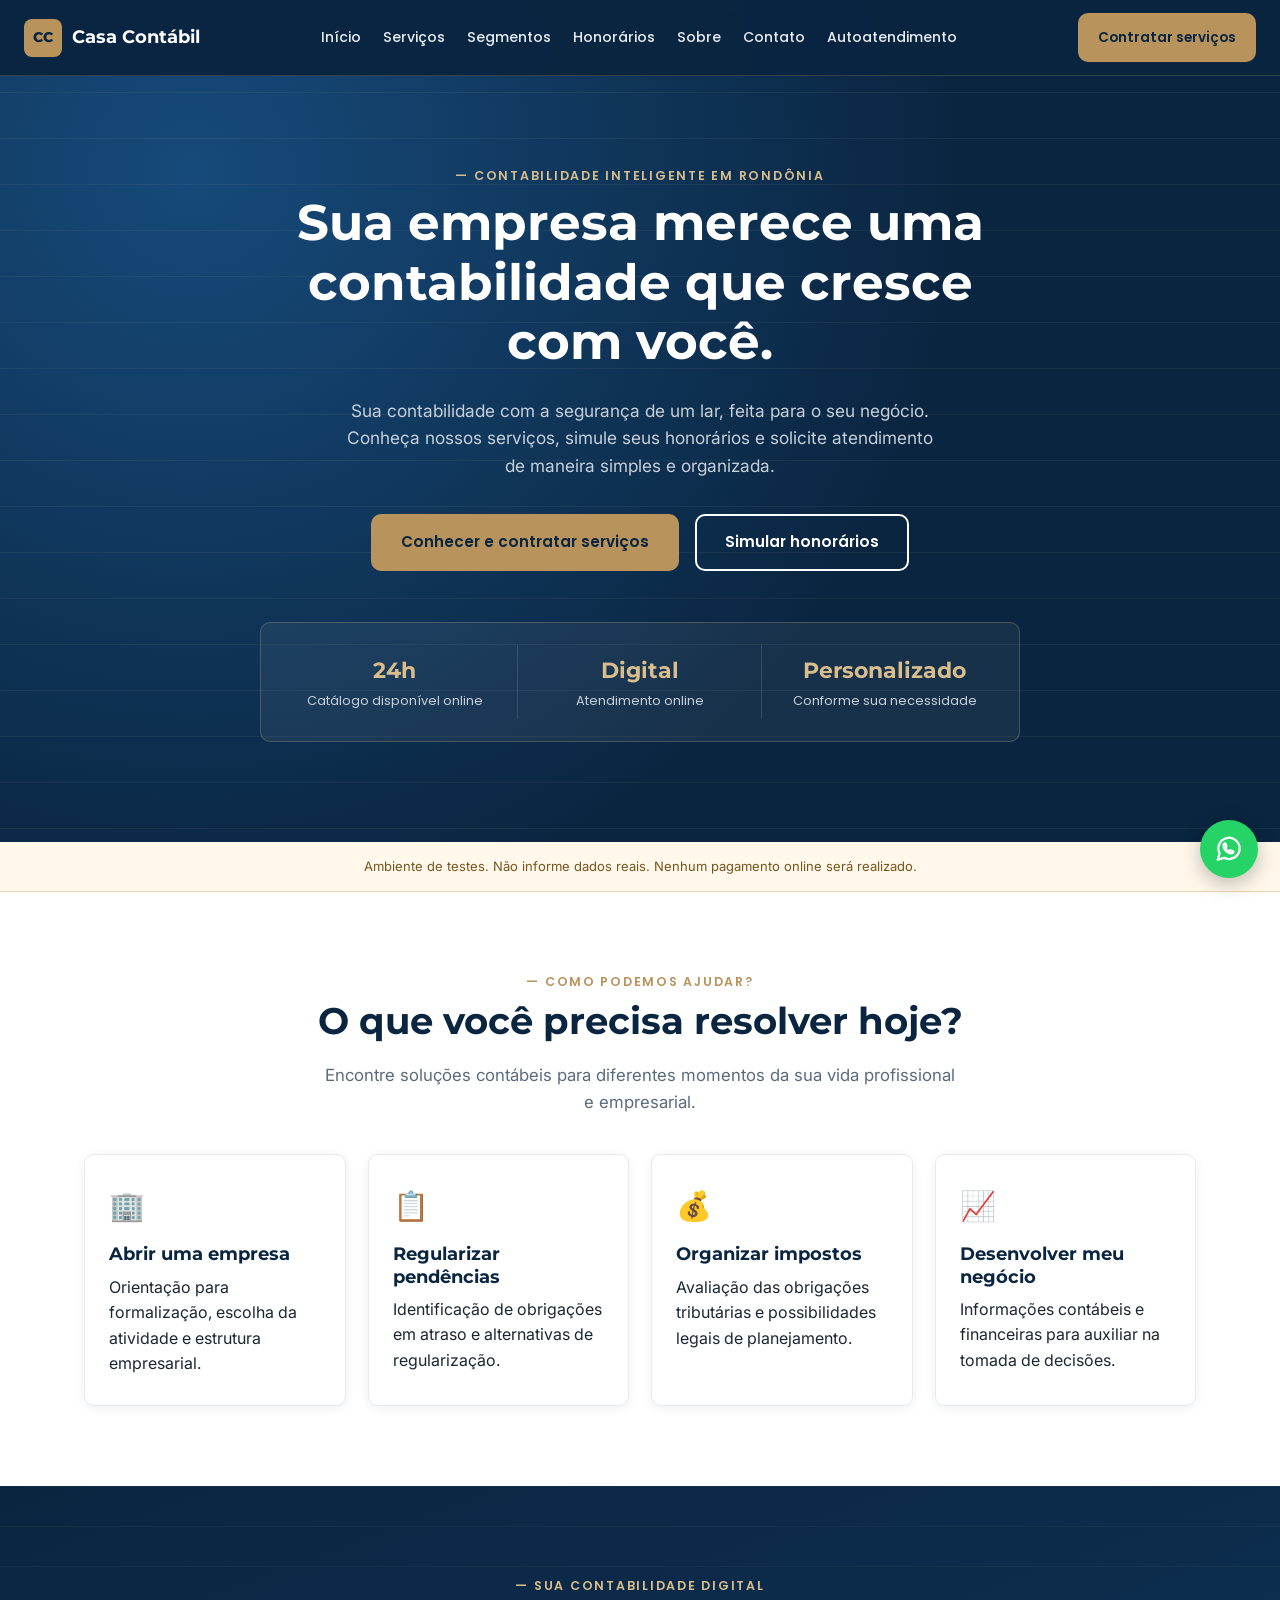
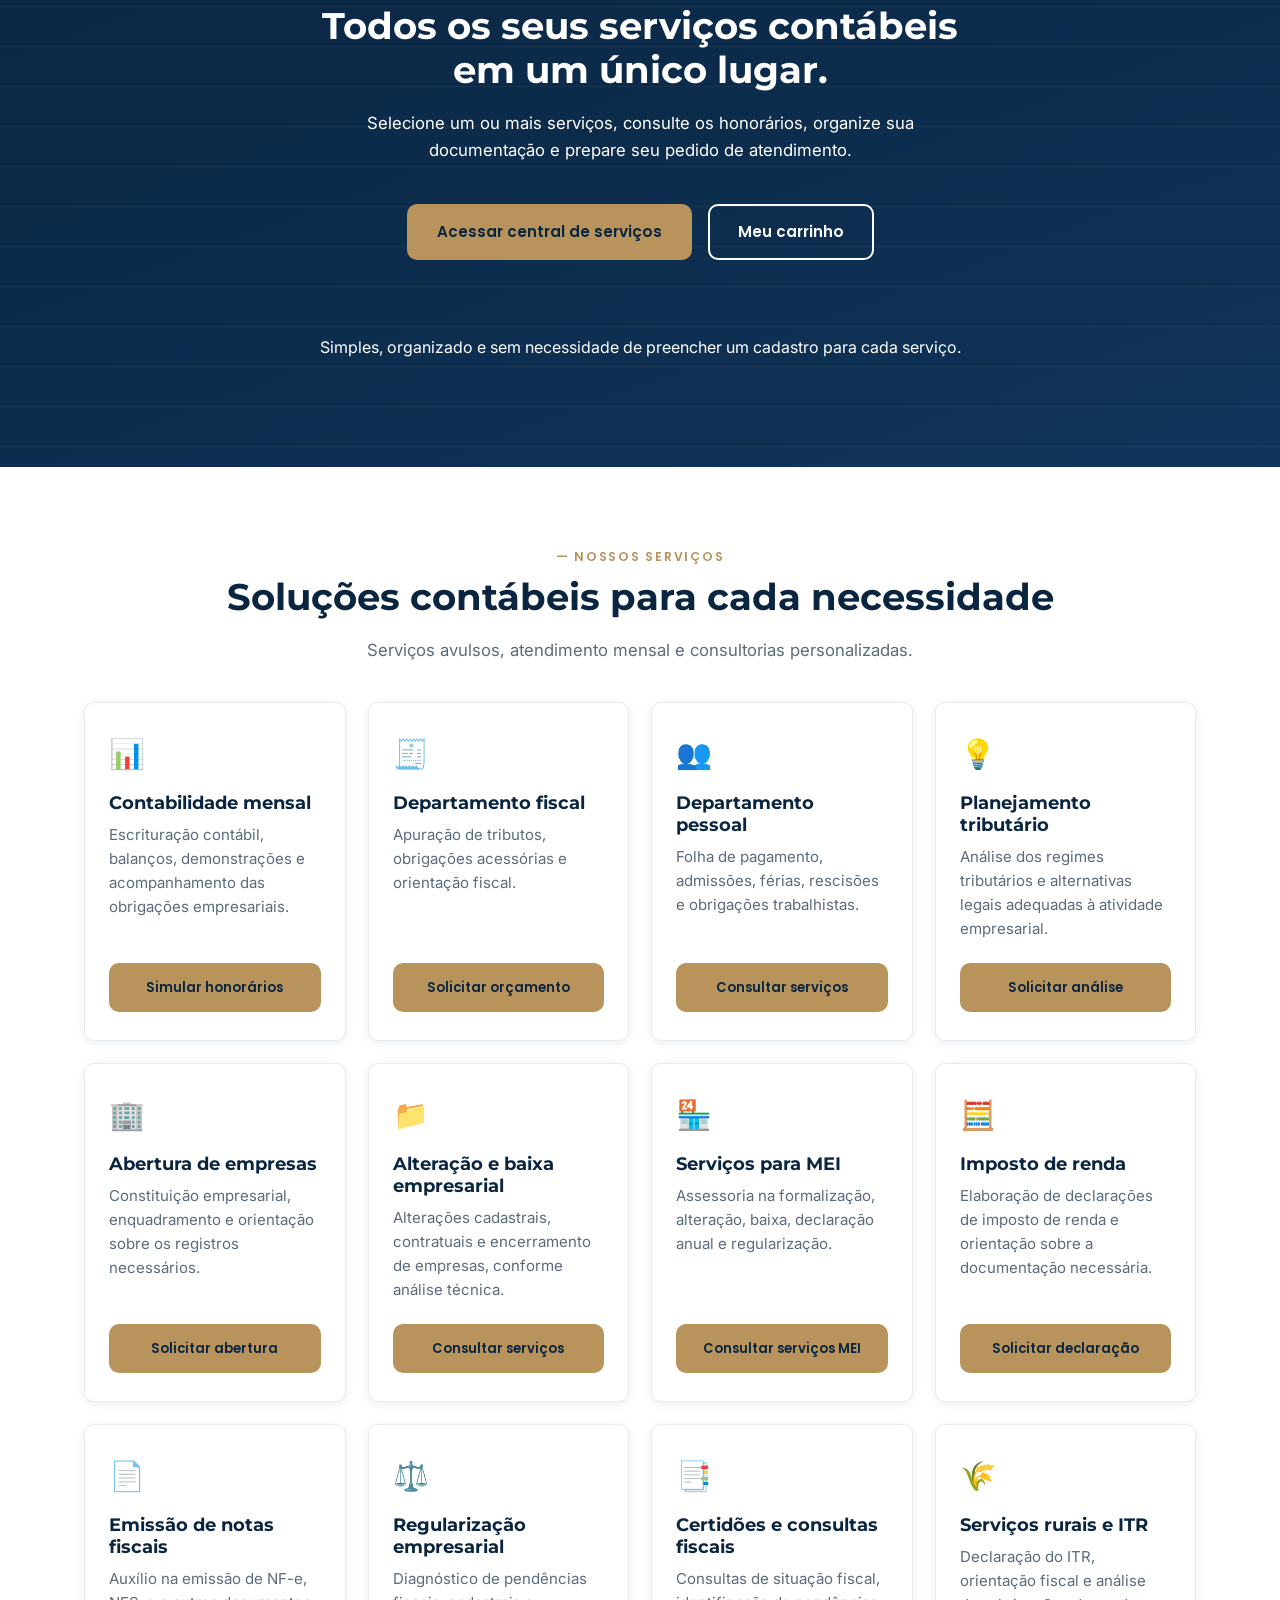
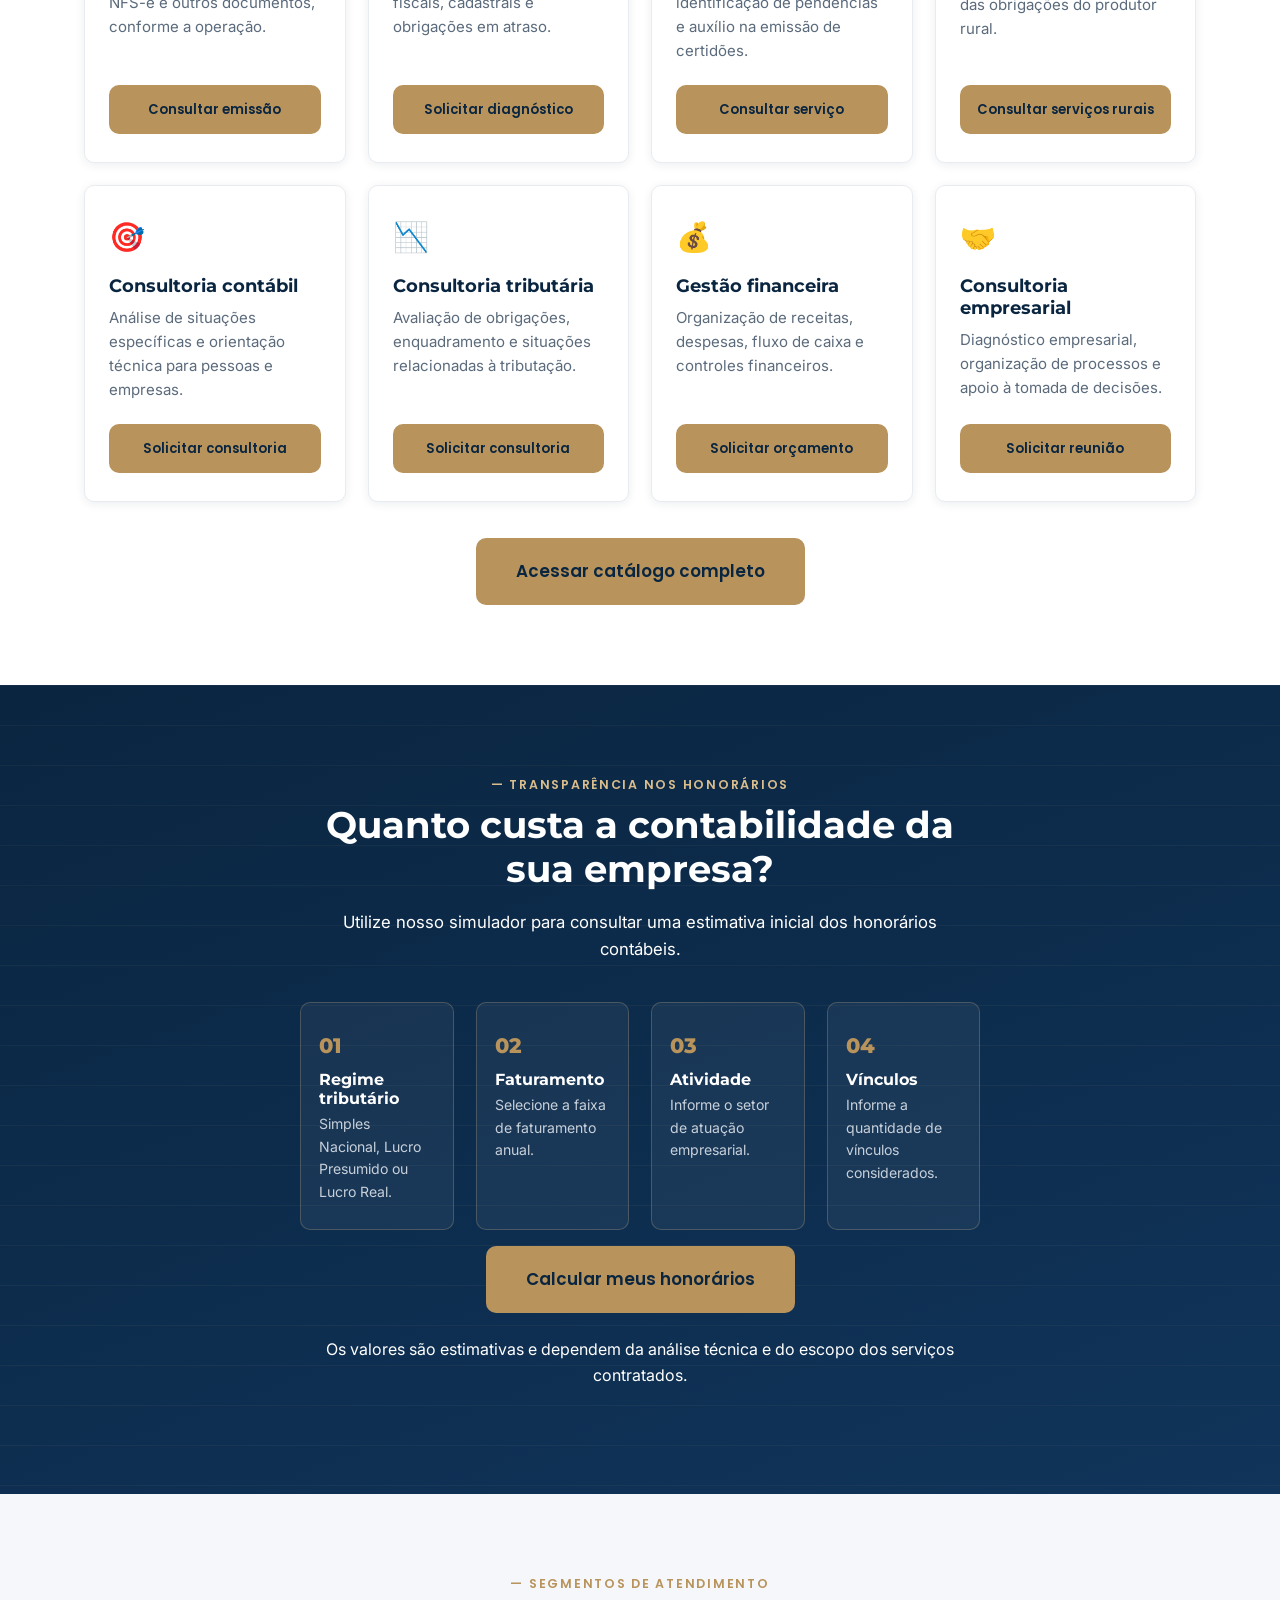
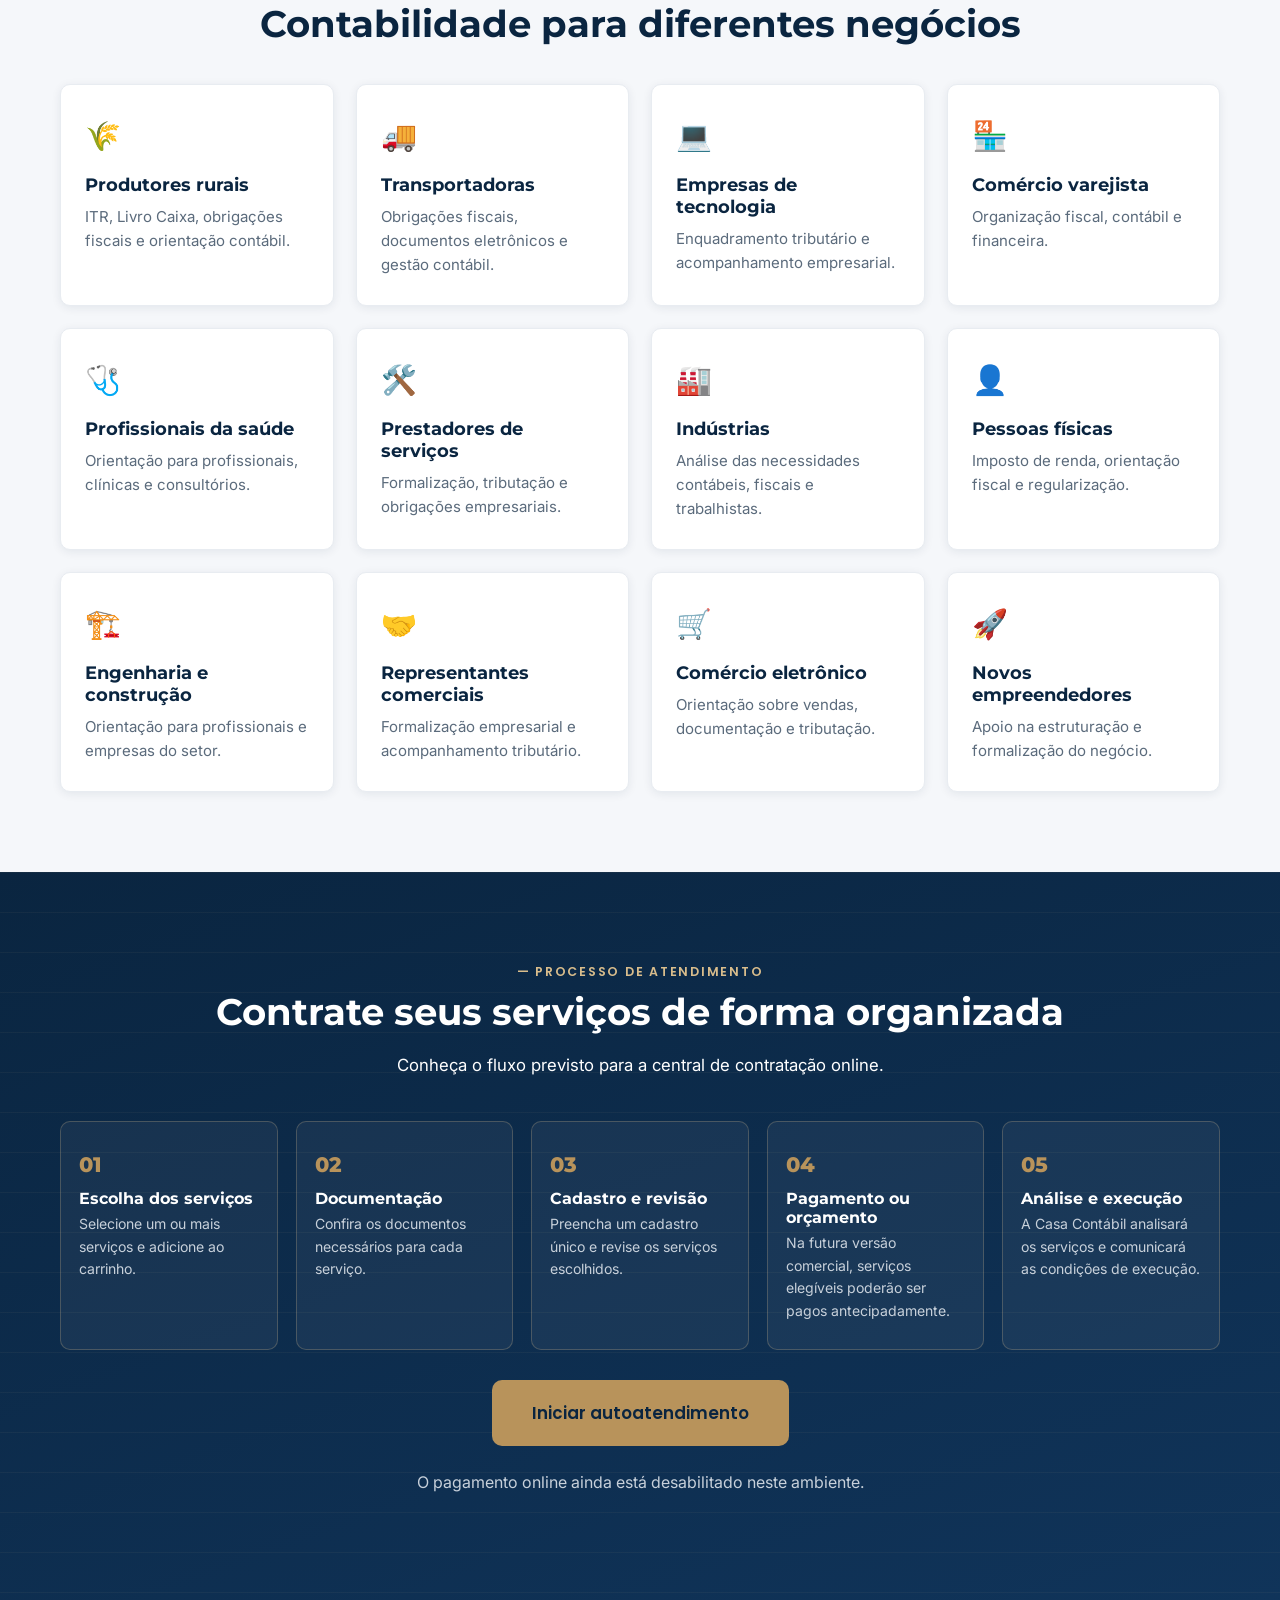
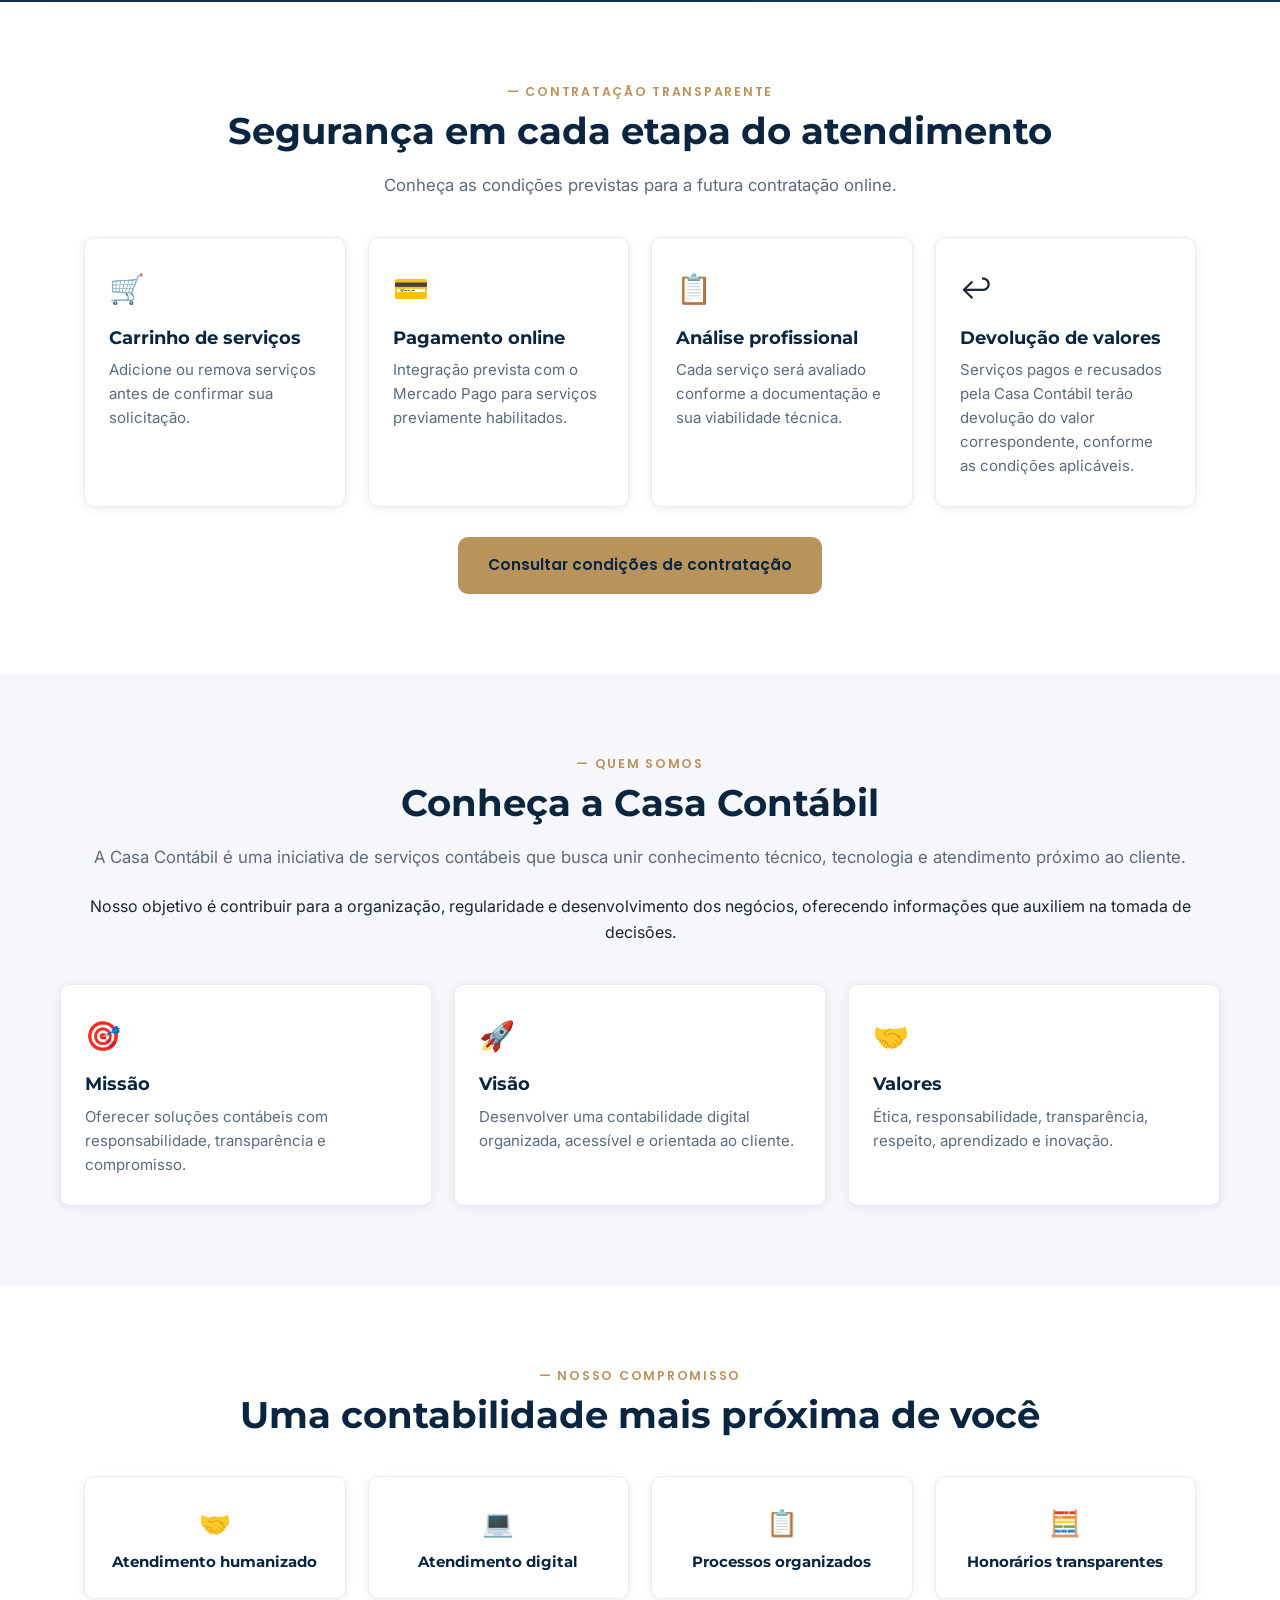
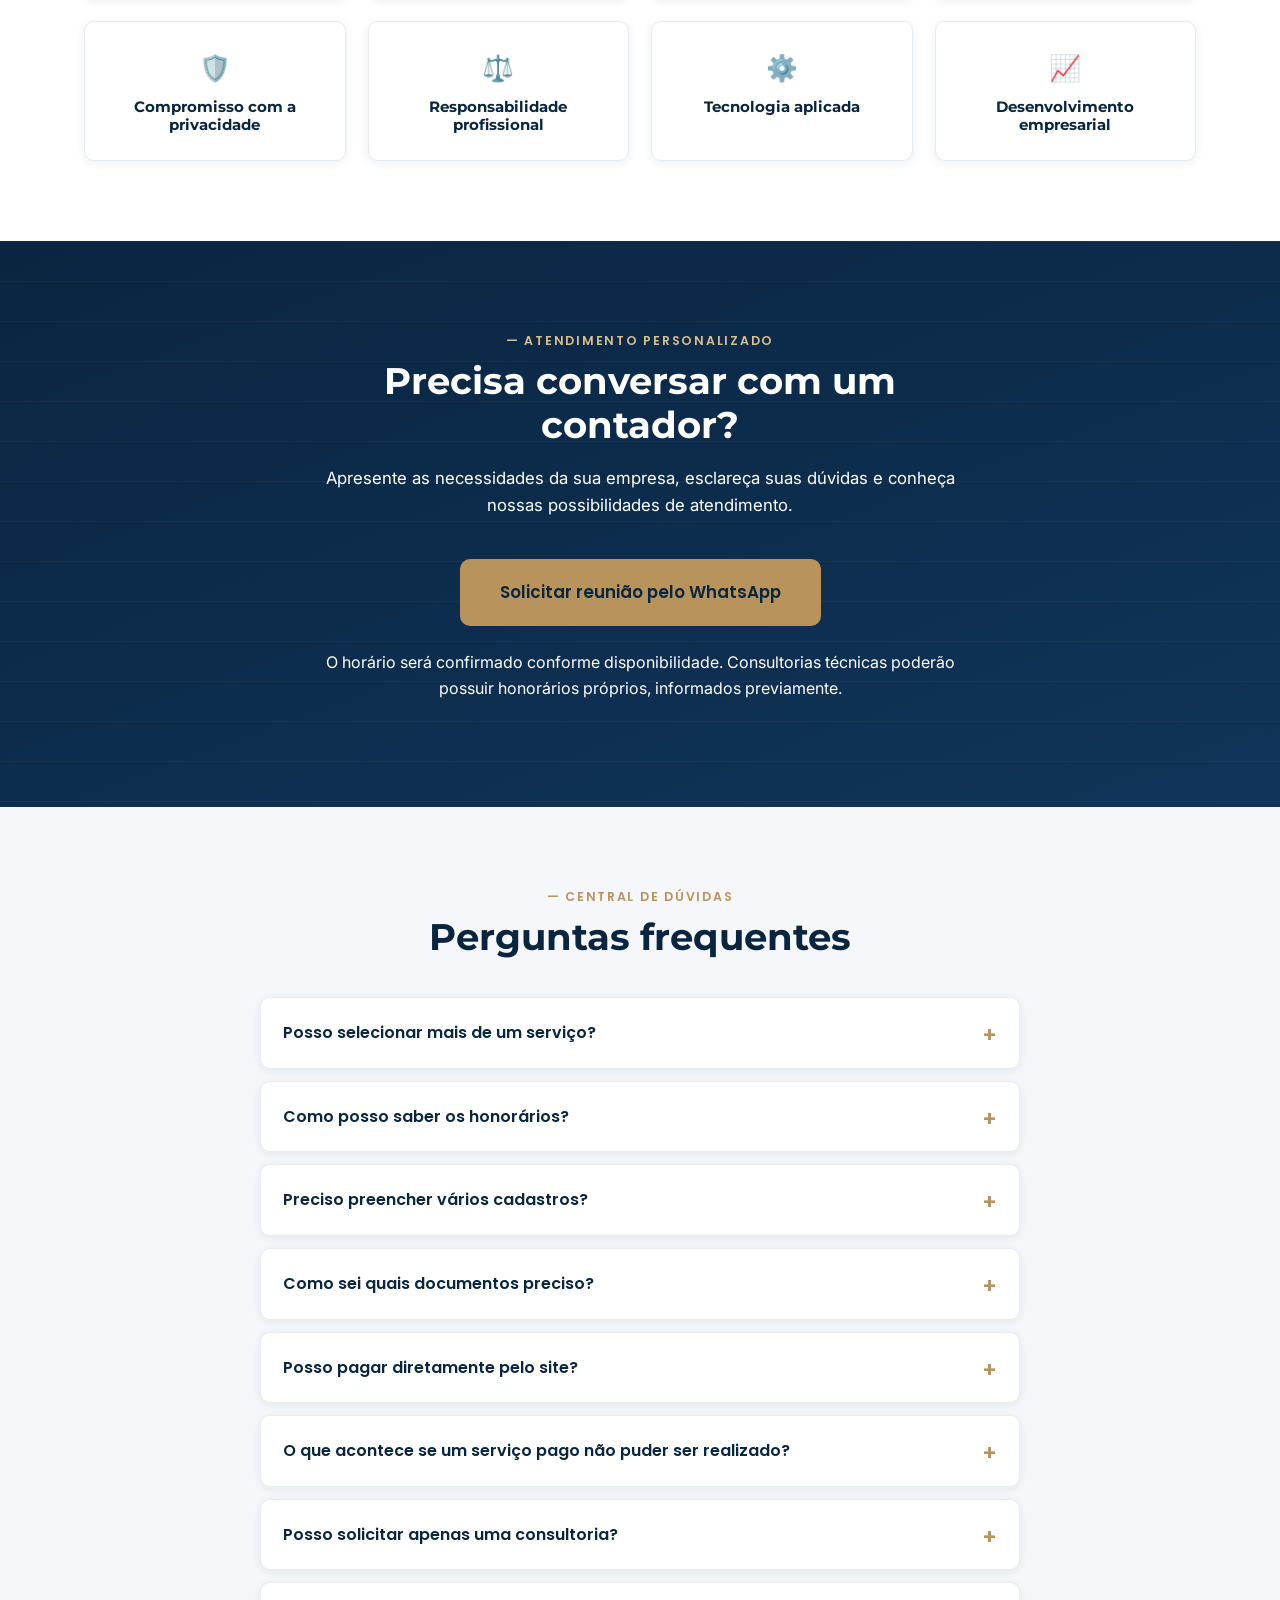
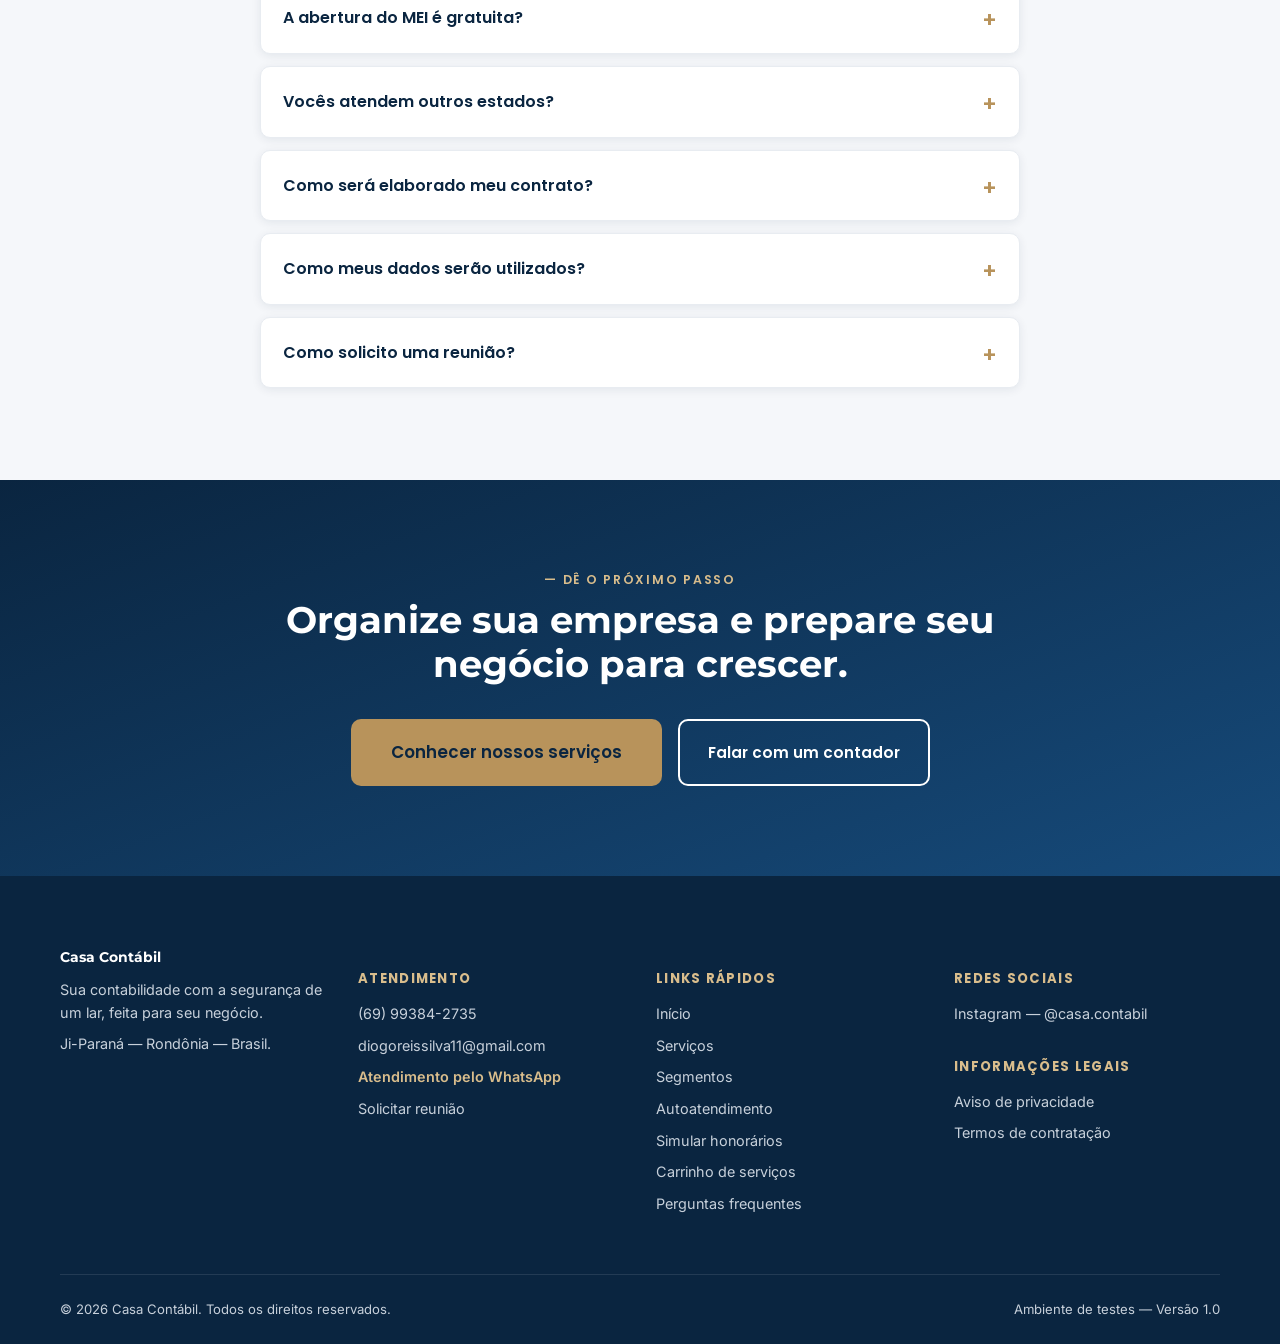
<file: index.html>
<!DOCTYPE html>
<html lang="pt-BR">

<head>

    <meta charset="UTF-8">

    <meta name="viewport"
          content="width=device-width, initial-scale=1.0">

    <!-- ==========================================
         CASA CONTÁBIL - IDENTIDADE E SEO
         ========================================== -->

    <title>
        Casa Contábil | Contabilidade Inteligente
        em Ji-Paraná - RO
    </title>

    <meta name="description"
          content="Casa Contábil: serviços contábeis, abertura de empresas, regularização, MEI, consultoria, imposto de renda e planejamento tributário. Consulte serviços e simule honorários online.">

    <meta name="author"
          content="Casa Contábil">

    <meta name="theme-color"
          content="#0A2540">

    <!-- Ambiente de testes -->

    <meta name="robots"
          content="noindex, nofollow">

    <!-- Redes sociais -->

    <meta property="og:type"
          content="website">

    <meta property="og:site_name"
          content="Casa Contábil">

    <meta property="og:title"
          content="Casa Contábil | Contabilidade Inteligente">

    <meta property="og:description"
          content="Conheça nossos serviços contábeis, simule honorários e solicite atendimento personalizado.">

    <meta property="og:locale"
          content="pt_BR">

    <!-- Fontes -->

    <link rel="preconnect"
          href="https://fonts.googleapis.com">

    <link rel="preconnect"
          href="https://fonts.gstatic.com"
          crossorigin>

    <link
        href="https://fonts.googleapis.com/css2?family=Montserrat:wght@600;700;800&family=Inter:wght@400;500;600;700&family=Poppins:wght@500;600&display=swap"
        rel="stylesheet">

    <!-- Estilos -->

    <link rel="stylesheet" href="style.css">

</head>

<body>

<!-- ==============================================
     01. CABEÇALHO E NAVEGAÇÃO
     ============================================== -->

<header class="site-header" id="topo">

    <div class="header-inner">

        <a href="#hero"
           class="brand"
           aria-label="Casa Contábil - Página inicial">

            <span class="brand-mark">CC</span>

            <span class="brand-name">
                Casa Contábil
            </span>

        </a>

        <nav class="main-nav"
             id="main-nav"
             aria-label="Navegação principal">

            <a href="#hero">
                Início
            </a>

            <a href="#servicos">
                Serviços
            </a>

            <a href="#segmentos">
                Segmentos
            </a>

            <a href="#honorarios">
                Honorários
            </a>

            <a href="#sobre">
                Sobre
            </a>

            <a href="#contato">
                Contato
            </a>

            <a href="atendimento.html">
                Autoatendimento
            </a>

        </nav>

        <a class="btn btn-gold header-cta"
           href="atendimento.html">

            Contratar serviços

        </a>

        <button class="nav-toggle"
                id="navToggle"
                type="button"
                aria-label="Abrir menu"
                aria-expanded="false"
                aria-controls="main-nav">

            <span></span>
            <span></span>
            <span></span>

        </button>

    </div>

</header>

<main>

<!-- ==============================================
     02. APRESENTAÇÃO PRINCIPAL
     ============================================== -->

<section class="hero" id="hero">

    <div class="hero-ledger"
         aria-hidden="true">
    </div>

    <div class="hero-inner">

        <p class="eyebrow eyebrow-light">

            — Contabilidade inteligente em Rondônia

        </p>

        <h1 class="hero-title">

            Sua empresa merece uma
            contabilidade que cresce com você.

        </h1>

        <p class="hero-sub">

            Sua contabilidade com a segurança
            de um lar, feita para o seu negócio.

            Conheça nossos serviços, simule seus
            honorários e solicite atendimento
            de maneira simples e organizada.

        </p>

        <div class="hero-actions">

            <a class="btn btn-gold"
               href="atendimento.html">

                Conhecer e contratar serviços

            </a>

            <a class="btn btn-outline"
               href="atendimento.html#regime">

                Simular honorários

            </a>

        </div>

        <ul class="hero-stats">

            <li>

                <strong>24h</strong>

                <span>
                    Catálogo disponível online
                </span>

            </li>

            <li>

                <strong>Digital</strong>

                <span>
                    Atendimento online
                </span>

            </li>

            <li>

                <strong>Personalizado</strong>

                <span>
                    Conforme sua necessidade
                </span>

            </li>

        </ul>

    </div>

</section>

<!-- ==============================================
     03. AVISO DE AMBIENTE DE TESTES
     ============================================== -->

<div style="
    background:#FFF8EB;
    color:#78551E;
    padding:14px 20px;
    text-align:center;
    font-size:13px;
    border-bottom:1px solid #EAD5AE;
">

    Ambiente de testes. Não informe dados reais.
    Nenhum pagamento online será realizado.

</div>

<!-- ==============================================
     04. NECESSIDADES DOS CLIENTES
     ============================================== -->

<section class="section section-light"
         id="problemas">

    <p class="eyebrow">

        — Como podemos ajudar?

    </p>

    <h2>

        O que você precisa resolver hoje?

    </h2>

    <p class="lead">

        Encontre soluções contábeis para
        diferentes momentos da sua vida
        profissional e empresarial.

    </p>

    <div class="grid grid-4 fade-in-group">

        <article class="pain-card fade-in">

            <span class="pain-icon">🏢</span>

            <h3>Abrir uma empresa</h3>

            <p>

                Orientação para formalização,
                escolha da atividade e estrutura
                empresarial.

            </p>

        </article>

        <article class="pain-card fade-in">

            <span class="pain-icon">📋</span>

            <h3>Regularizar pendências</h3>

            <p>

                Identificação de obrigações
                em atraso e alternativas
                de regularização.

            </p>

        </article>

        <article class="pain-card fade-in">

            <span class="pain-icon">💰</span>

            <h3>Organizar impostos</h3>

            <p>

                Avaliação das obrigações
                tributárias e possibilidades
                legais de planejamento.

            </p>

        </article>

        <article class="pain-card fade-in">

            <span class="pain-icon">📈</span>

            <h3>Desenvolver meu negócio</h3>

            <p>

                Informações contábeis e financeiras
                para auxiliar na tomada de decisões.

            </p>

        </article>

    </div>

</section>

<!-- ==============================================
     05. CENTRAL DE AUTOATENDIMENTO
     ============================================== -->

<section class="section section-navy"
         id="autoatendimento">

    <div class="solucao-inner">

        <p class="eyebrow eyebrow-light">

            — Sua contabilidade digital

        </p>

        <h2 class="light">

            Todos os seus serviços contábeis
            em um único lugar.

        </h2>

        <p class="lead light">

            Selecione um ou mais serviços,
            consulte os honorários, organize
            sua documentação e prepare
            seu pedido de atendimento.

        </p>

        <div class="hero-actions">

            <a class="btn btn-gold"
               href="atendimento.html">

                Acessar central de serviços

            </a>

            <a class="btn btn-outline"
               href="atendimento.html#carrinho">

                Meu carrinho

            </a>

        </div>

        <p class="light">

            Simples, organizado e sem necessidade
            de preencher um cadastro para cada serviço.

        </p>

    </div>

</section>

<!-- ==============================================
     06. CATÁLOGO DE SERVIÇOS
     ============================================== -->

<section class="section section-light"
         id="servicos">

    <p class="eyebrow">

        — Nossos serviços

    </p>

    <h2>

        Soluções contábeis para cada necessidade

    </h2>

    <p class="lead">

        Serviços avulsos, atendimento mensal
        e consultorias personalizadas.

    </p>

    <div class="grid grid-4 fade-in-group">

        <!-- 01. CONTABILIDADE MENSAL -->

        <article class="service-card fade-in">

            <span class="service-icon">📊</span>

            <h3>Contabilidade mensal</h3>

            <p>

                Escrituração contábil, balanços,
                demonstrações e acompanhamento
                das obrigações empresariais.

            </p>

            <a class="btn btn-gold"
               href="atendimento.html#regime">

                Simular honorários

            </a>

        </article>

        <!-- 02. DEPARTAMENTO FISCAL -->

        <article class="service-card fade-in">

            <span class="service-icon">🧾</span>

            <h3>Departamento fiscal</h3>

            <p>

                Apuração de tributos, obrigações
                acessórias e orientação fiscal.

            </p>

            <a class="btn btn-gold"
               href="atendimento.html#regime">

                Solicitar orçamento

            </a>

        </article>

        <!-- 03. DEPARTAMENTO PESSOAL -->

        <article class="service-card fade-in">

            <span class="service-icon">👥</span>

            <h3>Departamento pessoal</h3>

            <p>

                Folha de pagamento, admissões,
                férias, rescisões e obrigações
                trabalhistas.

            </p>

            <a class="btn btn-gold"
               href="atendimento.html#catalogo">

                Consultar serviços

            </a>

        </article>

        <!-- 04. PLANEJAMENTO TRIBUTÁRIO -->

        <article class="service-card fade-in">

            <span class="service-icon">💡</span>

            <h3>Planejamento tributário</h3>

            <p>

                Análise dos regimes tributários
                e alternativas legais adequadas
                à atividade empresarial.

            </p>

            <a class="btn btn-gold"
               href="atendimento.html#catalogo">

                Solicitar análise

            </a>

        </article>

        <!-- 05. ABERTURA DE EMPRESA -->

        <article class="service-card fade-in">

            <span class="service-icon">🏢</span>

            <h3>Abertura de empresas</h3>

            <p>

                Constituição empresarial,
                enquadramento e orientação
                sobre os registros necessários.

            </p>

            <a class="btn btn-gold"
               href="atendimento.html#catalogo">

                Solicitar abertura

            </a>

        </article>

        <!-- 06. ALTERAÇÃO E BAIXA -->

        <article class="service-card fade-in">

            <span class="service-icon">📁</span>

            <h3>Alteração e baixa empresarial</h3>

            <p>

                Alterações cadastrais, contratuais
                e encerramento de empresas,
                conforme análise técnica.

            </p>

            <a class="btn btn-gold"
               href="atendimento.html#catalogo">

                Consultar serviços

            </a>

        </article>

        <!-- 07. MEI -->

        <article class="service-card fade-in">

            <span class="service-icon">🏪</span>

            <h3>Serviços para MEI</h3>

            <p>

                Assessoria na formalização,
                alteração, baixa, declaração
                anual e regularização.

            </p>

            <a class="btn btn-gold"
               href="atendimento.html#catalogo">

                Consultar serviços MEI

            </a>

        </article>

        <!-- 08. IMPOSTO DE RENDA -->

        <article class="service-card fade-in">

            <span class="service-icon">🧮</span>

            <h3>Imposto de renda</h3>

            <p>

                Elaboração de declarações
                de imposto de renda e orientação
                sobre a documentação necessária.

            </p>

            <a class="btn btn-gold"
               href="atendimento.html#catalogo">

                Solicitar declaração

            </a>

        </article>

        <!-- 09. NOTAS FISCAIS -->

        <article class="service-card fade-in">

            <span class="service-icon">📄</span>

            <h3>Emissão de notas fiscais</h3>

            <p>

                Auxílio na emissão de NF-e,
                NFS-e e outros documentos,
                conforme a operação.

            </p>

            <a class="btn btn-gold"
               href="atendimento.html#catalogo">

                Consultar emissão

            </a>

        </article>

        <!-- 10. REGULARIZAÇÃO -->

        <article class="service-card fade-in">

            <span class="service-icon">⚖️</span>

            <h3>Regularização empresarial</h3>

            <p>

                Diagnóstico de pendências fiscais,
                cadastrais e obrigações
                em atraso.

            </p>

            <a class="btn btn-gold"
               href="atendimento.html#catalogo">

                Solicitar diagnóstico

            </a>

        </article>

        <!-- 11. CERTIDÕES -->

        <article class="service-card fade-in">

            <span class="service-icon">📑</span>

            <h3>Certidões e consultas fiscais</h3>

            <p>

                Consultas de situação fiscal,
                identificação de pendências
                e auxílio na emissão de certidões.

            </p>

            <a class="btn btn-gold"
               href="atendimento.html#catalogo">

                Consultar serviço

            </a>

        </article>

        <!-- 12. ITR -->

        <article class="service-card fade-in">

            <span class="service-icon">🌾</span>

            <h3>Serviços rurais e ITR</h3>

            <p>

                Declaração do ITR, orientação
                fiscal e análise das obrigações
                do produtor rural.

            </p>

            <a class="btn btn-gold"
               href="atendimento.html#catalogo">

                Consultar serviços rurais

            </a>

        </article>

        <!-- 13. CONSULTORIA CONTÁBIL -->

        <article class="service-card fade-in">

            <span class="service-icon">🎯</span>

            <h3>Consultoria contábil</h3>

            <p>

                Análise de situações específicas
                e orientação técnica para
                pessoas e empresas.

            </p>

            <a class="btn btn-gold"
               href="atendimento.html#catalogo">

                Solicitar consultoria

            </a>

        </article>

        <!-- 14. CONSULTORIA TRIBUTÁRIA -->

        <article class="service-card fade-in">

            <span class="service-icon">📉</span>

            <h3>Consultoria tributária</h3>

            <p>

                Avaliação de obrigações,
                enquadramento e situações
                relacionadas à tributação.

            </p>

            <a class="btn btn-gold"
               href="atendimento.html#catalogo">

                Solicitar consultoria

            </a>

        </article>

        <!-- 15. GESTÃO FINANCEIRA -->

        <article class="service-card fade-in">

            <span class="service-icon">💰</span>

            <h3>Gestão financeira</h3>

            <p>

                Organização de receitas,
                despesas, fluxo de caixa
                e controles financeiros.

            </p>

            <a class="btn btn-gold"
               href="https://wa.me/5569993842735?text=Ol%C3%A1%21%20Gostaria%20de%20um%20or%C3%A7amento%20para%20gest%C3%A3o%20financeira."
               target="_blank"
               rel="noopener noreferrer">

                Solicitar orçamento

            </a>

        </article>

        <!-- 16. CONSULTORIA EMPRESARIAL -->

        <article class="service-card fade-in">

            <span class="service-icon">🤝</span>

            <h3>Consultoria empresarial</h3>

            <p>

                Diagnóstico empresarial,
                organização de processos
                e apoio à tomada de decisões.

            </p>

            <a class="btn btn-gold"
               href="#agendamento">

                Solicitar reunião

            </a>

        </article>

    </div>

    <div style="margin-top:36px;">

        <a class="btn btn-gold btn-lg"
           href="atendimento.html">

            Acessar catálogo completo

        </a>

    </div>

</section>

<!-- ==============================================
     07. SIMULADOR DE HONORÁRIOS
     ============================================== -->

<section class="section section-navy"
         id="honorarios">

    <div class="solucao-inner">

        <p class="eyebrow eyebrow-light">

            — Transparência nos honorários

        </p>

        <h2 class="light">

            Quanto custa a contabilidade
            da sua empresa?

        </h2>

        <p class="lead light">

            Utilize nosso simulador para
            consultar uma estimativa inicial
            dos honorários contábeis.

        </p>

        <div class="grid grid-4">

            <div class="timeline-step">

                <span class="step-num">01</span>

                <h4>Regime tributário</h4>

                <p>
                    Simples Nacional,
                    Lucro Presumido ou Lucro Real.
                </p>

            </div>

            <div class="timeline-step">

                <span class="step-num">02</span>

                <h4>Faturamento</h4>

                <p>
                    Selecione a faixa de
                    faturamento anual.
                </p>

            </div>

            <div class="timeline-step">

                <span class="step-num">03</span>

                <h4>Atividade</h4>

                <p>
                    Informe o setor
                    de atuação empresarial.
                </p>

            </div>

            <div class="timeline-step">

                <span class="step-num">04</span>

                <h4>Vínculos</h4>

                <p>
                    Informe a quantidade
                    de vínculos considerados.
                </p>

            </div>

        </div>

        <a class="btn btn-gold btn-lg"
           href="atendimento.html#regime">

            Calcular meus honorários

        </a>

        <p class="light">

            Os valores são estimativas e dependem
            da análise técnica e do escopo
            dos serviços contratados.

        </p>

    </div>

</section>

<!-- ==============================================
     08. SEGMENTOS EMPRESARIAIS
     ============================================== -->

<section class="section section-gray"
         id="segmentos">

    <p class="eyebrow">

        — Segmentos de atendimento

    </p>

    <h2>

        Contabilidade para diferentes negócios

    </h2>

    <div class="grid grid-4 fade-in-group">

        <article class="segment-card fade-in">

            <span class="segment-icon">🌾</span>

            <h3>Produtores rurais</h3>

            <p>

                ITR, Livro Caixa,
                obrigações fiscais e
                orientação contábil.

            </p>

        </article>

        <article class="segment-card fade-in">

            <span class="segment-icon">🚚</span>

            <h3>Transportadoras</h3>

            <p>

                Obrigações fiscais,
                documentos eletrônicos
                e gestão contábil.

            </p>

        </article>

        <article class="segment-card fade-in">

            <span class="segment-icon">💻</span>

            <h3>Empresas de tecnologia</h3>

            <p>

                Enquadramento tributário
                e acompanhamento empresarial.

            </p>

        </article>

        <article class="segment-card fade-in">

            <span class="segment-icon">🏪</span>

            <h3>Comércio varejista</h3>

            <p>

                Organização fiscal,
                contábil e financeira.

            </p>

        </article>

        <article class="segment-card fade-in">

            <span class="segment-icon">🩺</span>

            <h3>Profissionais da saúde</h3>

            <p>

                Orientação para profissionais,
                clínicas e consultórios.

            </p>

        </article>

        <article class="segment-card fade-in">

            <span class="segment-icon">🛠️</span>

            <h3>Prestadores de serviços</h3>

            <p>

                Formalização, tributação
                e obrigações empresariais.

            </p>

        </article>

        <article class="segment-card fade-in">

            <span class="segment-icon">🏭</span>

            <h3>Indústrias</h3>

            <p>

                Análise das necessidades
                contábeis, fiscais
                e trabalhistas.

            </p>

        </article>

        <article class="segment-card fade-in">

            <span class="segment-icon">👤</span>

            <h3>Pessoas físicas</h3>

            <p>

                Imposto de renda,
                orientação fiscal
                e regularização.

            </p>

        </article>

        <article class="segment-card fade-in">

            <span class="segment-icon">🏗️</span>

            <h3>Engenharia e construção</h3>

            <p>

                Orientação para profissionais
                e empresas do setor.

            </p>

        </article>

        <article class="segment-card fade-in">

            <span class="segment-icon">🤝</span>

            <h3>Representantes comerciais</h3>

            <p>

                Formalização empresarial
                e acompanhamento tributário.

            </p>

        </article>

        <article class="segment-card fade-in">

            <span class="segment-icon">🛒</span>

            <h3>Comércio eletrônico</h3>

            <p>

                Orientação sobre vendas,
                documentação e tributação.

            </p>

        </article>

        <article class="segment-card fade-in">

            <span class="segment-icon">🚀</span>

            <h3>Novos empreendedores</h3>

            <p>

                Apoio na estruturação
                e formalização do negócio.

            </p>

        </article>

    </div>

</section>

<!-- ==============================================
     09. COMO FUNCIONA A CONTRATAÇÃO
     ============================================== -->

<section class="section section-navy"
         id="como-funciona">

    <p class="eyebrow eyebrow-light">

        — Processo de atendimento

    </p>

    <h2 class="light">

        Contrate seus serviços de forma organizada

    </h2>

    <p class="lead light">

        Conheça o fluxo previsto para
        a central de contratação online.

    </p>

    <ol class="timeline fade-in-group">

        <li class="timeline-step fade-in">

            <span class="step-num">01</span>

            <h4>Escolha dos serviços</h4>

            <p>

                Selecione um ou mais serviços
                e adicione ao carrinho.

            </p>

        </li>

        <li class="timeline-step fade-in">

            <span class="step-num">02</span>

            <h4>Documentação</h4>

            <p>

                Confira os documentos necessários
                para cada serviço.

            </p>

        </li>

        <li class="timeline-step fade-in">

            <span class="step-num">03</span>

            <h4>Cadastro e revisão</h4>

            <p>

                Preencha um cadastro único
                e revise os serviços escolhidos.

            </p>

        </li>

        <li class="timeline-step fade-in">

            <span class="step-num">04</span>

            <h4>Pagamento ou orçamento</h4>

            <p>

                Na futura versão comercial,
                serviços elegíveis poderão ser
                pagos antecipadamente.

            </p>

        </li>

        <li class="timeline-step fade-in">

            <span class="step-num">05</span>

            <h4>Análise e execução</h4>

            <p>

                A Casa Contábil analisará
                os serviços e comunicará
                as condições de execução.

            </p>

        </li>

    </ol>

    <a class="btn btn-gold btn-lg"
       href="atendimento.html">

        Iniciar autoatendimento

    </a>

    <p style="margin-top:24px;">

        O pagamento online ainda está
        desabilitado neste ambiente.

    </p>

</section>

<!-- ==============================================
     10. PAGAMENTO E SEGURANÇA
     ============================================== -->

<section class="section section-light"
         id="pagamentos">

    <p class="eyebrow">

        — Contratação transparente

    </p>

    <h2>

        Segurança em cada etapa do atendimento

    </h2>

    <p class="lead">

        Conheça as condições previstas para
        a futura contratação online.

    </p>

    <div class="grid grid-4">

        <article class="service-card">

            <span class="service-icon">🛒</span>

            <h3>Carrinho de serviços</h3>

            <p>

                Adicione ou remova serviços
                antes de confirmar sua solicitação.

            </p>

        </article>

        <article class="service-card">

            <span class="service-icon">💳</span>

            <h3>Pagamento online</h3>

            <p>

                Integração prevista com
                o Mercado Pago para serviços
                previamente habilitados.

            </p>

        </article>

        <article class="service-card">

            <span class="service-icon">📋</span>

            <h3>Análise profissional</h3>

            <p>

                Cada serviço será avaliado
                conforme a documentação
                e sua viabilidade técnica.

            </p>

        </article>

        <article class="service-card">

            <span class="service-icon">↩️</span>

            <h3>Devolução de valores</h3>

            <p>

                Serviços pagos e recusados
                pela Casa Contábil terão
                devolução do valor correspondente,
                conforme as condições aplicáveis.

            </p>

        </article>

    </div>

    <div style="margin-top:30px;">

        <a class="btn btn-gold"
           href="termos.html">

            Consultar condições de contratação

        </a>

    </div>

</section>

<!-- ==============================================
     11. SOBRE A CASA CONTÁBIL
     ============================================== -->

<section class="section section-gray"
         id="sobre">

    <p class="eyebrow">

        — Quem somos

    </p>

    <h2>

        Conheça a Casa Contábil

    </h2>

    <p class="lead">

        A Casa Contábil é uma iniciativa
        de serviços contábeis que busca unir
        conhecimento técnico, tecnologia
        e atendimento próximo ao cliente.

    </p>

    <p>

        Nosso objetivo é contribuir para
        a organização, regularidade
        e desenvolvimento dos negócios,
        oferecendo informações que auxiliem
        na tomada de decisões.

    </p>

    <div class="grid grid-3 fade-in-group">

        <article class="service-card fade-in">

            <span class="service-icon">🎯</span>

            <h3>Missão</h3>

            <p>

                Oferecer soluções contábeis
                com responsabilidade,
                transparência e compromisso.

            </p>

        </article>

        <article class="service-card fade-in">

            <span class="service-icon">🚀</span>

            <h3>Visão</h3>

            <p>

                Desenvolver uma contabilidade
                digital organizada, acessível
                e orientada ao cliente.

            </p>

        </article>

        <article class="service-card fade-in">

            <span class="service-icon">🤝</span>

            <h3>Valores</h3>

            <p>

                Ética, responsabilidade,
                transparência, respeito,
                aprendizado e inovação.

            </p>

        </article>

    </div>

</section>

<!-- ==============================================
     12. DIFERENCIAIS
     ============================================== -->

<section class="section section-light"
         id="diferenciais">

    <p class="eyebrow">

        — Nosso compromisso

    </p>

    <h2>

        Uma contabilidade mais próxima de você

    </h2>

    <div class="grid grid-4 fade-in-group">

        <div class="diff-item fade-in">

            <span class="diff-icon">🤝</span>

            <h4>Atendimento humanizado</h4>

        </div>

        <div class="diff-item fade-in">

            <span class="diff-icon">💻</span>

            <h4>Atendimento digital</h4>

        </div>

        <div class="diff-item fade-in">

            <span class="diff-icon">📋</span>

            <h4>Processos organizados</h4>

        </div>

        <div class="diff-item fade-in">

            <span class="diff-icon">🧮</span>

            <h4>Honorários transparentes</h4>

        </div>

        <div class="diff-item fade-in">

            <span class="diff-icon">🛡️</span>

            <h4>Compromisso com a privacidade</h4>

        </div>

        <div class="diff-item fade-in">

            <span class="diff-icon">⚖️</span>

            <h4>Responsabilidade profissional</h4>

        </div>

        <div class="diff-item fade-in">

            <span class="diff-icon">⚙️</span>

            <h4>Tecnologia aplicada</h4>

        </div>

        <div class="diff-item fade-in">

            <span class="diff-icon">📈</span>

            <h4>Desenvolvimento empresarial</h4>

        </div>

    </div>

</section>

<!-- ==============================================
     13. SOLICITAÇÃO DE REUNIÃO
     ============================================== -->

<section class="section section-navy"
         id="agendamento">

    <div class="solucao-inner">

        <p class="eyebrow eyebrow-light">

            — Atendimento personalizado

        </p>

        <h2 class="light">

            Precisa conversar com um contador?

        </h2>

        <p class="lead light">

            Apresente as necessidades da sua
            empresa, esclareça suas dúvidas
            e conheça nossas possibilidades
            de atendimento.

        </p>

        <a class="btn btn-gold btn-lg"
           href="https://wa.me/5569993842735?text=Ol%C3%A1%21%20Gostaria%20de%20solicitar%20uma%20reuni%C3%A3o%20com%20a%20Casa%20Cont%C3%A1bil."
           target="_blank"
           rel="noopener noreferrer">

            Solicitar reunião pelo WhatsApp

        </a>

        <p class="light">

            O horário será confirmado conforme
            disponibilidade.

            Consultorias técnicas poderão
            possuir honorários próprios,
            informados previamente.

        </p>

    </div>

</section>

<!-- ==============================================
     14. PERGUNTAS FREQUENTES
     ============================================== -->

<section class="section section-gray"
         id="faq">

    <p class="eyebrow">

        — Central de dúvidas

    </p>

    <h2>

        Perguntas frequentes

    </h2>

    <div class="faq-list">

        <details class="faq-item">

            <summary>

                Posso selecionar mais de um serviço?

            </summary>

            <p>

                Sim. A central de atendimento
                permite adicionar diferentes
                serviços em um único carrinho
                e remover aqueles que não deseja.

            </p>

        </details>

        <details class="faq-item">

            <summary>

                Como posso saber os honorários?

            </summary>

            <p>

                Consulte os valores de referência
                no catálogo e utilize o simulador
                de honorários mensais.

                Os serviços personalizados dependem
                de análise e orçamento.

            </p>

        </details>

        <details class="faq-item">

            <summary>

                Preciso preencher vários cadastros?

            </summary>

            <p>

                Não. A central foi preparada
                para utilizar um cadastro único
                para os serviços selecionados.

            </p>

        </details>

        <details class="faq-item">

            <summary>

                Como sei quais documentos preciso?

            </summary>

            <p>

                O checklist é atualizado conforme
                os serviços adicionados ao carrinho.

                Outros documentos poderão
                ser solicitados após análise.

            </p>

        </details>

        <details class="faq-item">

            <summary>

                Posso pagar diretamente pelo site?

            </summary>

            <p>

                A funcionalidade está prevista
                para a versão comercial.

                Neste ambiente de testes,
                nenhum pagamento está habilitado.

            </p>

        </details>

        <details class="faq-item">

            <summary>

                O que acontece se um serviço
                pago não puder ser realizado?

            </summary>

            <p>

                Na futura operação comercial,
                quando a Casa Contábil recusar
                um serviço previamente pago,
                o valor correspondente será
                devolvido conforme as condições
                de contratação e a legislação.

            </p>

        </details>

        <details class="faq-item">

            <summary>

                Posso solicitar apenas uma consultoria?

            </summary>

            <p>

                Sim. Consulte os serviços
                disponíveis no catálogo ou
                solicite uma reunião para
                apresentar sua necessidade.

            </p>

        </details>

        <details class="faq-item">

            <summary>

                A abertura do MEI é gratuita?

            </summary>

            <p>

                A formalização pelo Portal
                do Empreendedor é gratuita.

                Eventuais serviços profissionais
                de assessoria poderão ser
                contratados separadamente.

            </p>

        </details>

        <details class="faq-item">

            <summary>

                Vocês atendem outros estados?

            </summary>

            <p>

                O atendimento poderá ser realizado
                online, conforme a atividade,
                localização e requisitos
                aplicáveis ao serviço.

            </p>

        </details>

        <details class="faq-item">

            <summary>

                Como será elaborado meu contrato?

            </summary>

            <p>

                A Casa Contábil elaborará
                o instrumento contratual aplicável
                considerando os serviços acordados,
                as responsabilidades e os honorários.

            </p>

        </details>

        <details class="faq-item">

            <summary>

                Como meus dados serão utilizados?

            </summary>

            <p>

                Consulte nosso aviso de privacidade.

                Neste ambiente de testes,
                o formulário ainda não envia
                informações ao banco de dados.

                Não utilize dados pessoais reais.

            </p>

            <p>

                <a href="privacidade.html">

                    Consultar aviso de privacidade

                </a>

            </p>

        </details>

        <details class="faq-item">

            <summary>

                Como solicito uma reunião?

            </summary>

            <p>

                Utilize o botão de atendimento
                pelo WhatsApp e informe
                os assuntos que deseja tratar.

                O horário deverá ser confirmado
                pela Casa Contábil.

            </p>

        </details>

    </div>

</section>

<!-- ==============================================
     15. CHAMADA COMERCIAL FINAL
     ============================================== -->

<section class="section section-cta"
         id="cta-final">

    <p class="eyebrow eyebrow-light">

        — Dê o próximo passo

    </p>

    <h2 class="light">

        Organize sua empresa e prepare
        seu negócio para crescer.

    </h2>

    <div class="hero-actions">

        <a class="btn btn-gold btn-lg"
           href="atendimento.html">

            Conhecer nossos serviços

        </a>

        <a class="btn btn-outline"
           href="https://wa.me/5569993842735"
           target="_blank"
           rel="noopener noreferrer">

            Falar com um contador

        </a>

    </div>

</section>

</main>

<!-- ==============================================
     16. RODAPÉ
     ============================================== -->

<footer class="site-footer"
        id="contato">

    <div class="footer-grid">

        <!-- IDENTIDADE -->

        <div class="footer-col">

            <p class="brand-name light">

                Casa Contábil

            </p>

            <p>

                Sua contabilidade com a segurança
                de um lar, feita para seu negócio.

            </p>

            <p>

                Ji-Paraná — Rondônia — Brasil.

            </p>

            <!--
                Inserir identificação profissional
                e registro CRC após conferência.
            -->

        </div>

        <!-- CONTATO -->

        <div class="footer-col">

            <h5>Atendimento</h5>

            <p>

                <a href="tel:+5569993842735">

                    (69) 99384-2735

                </a>

            </p>

            <a href="mailto:diogoreissilva11@gmail.com">

                diogoreissilva11@gmail.com

            </a>

            <a class="footer-whatsapp"
               href="https://wa.me/5569993842735"
               target="_blank"
               rel="noopener noreferrer">

                Atendimento pelo WhatsApp

            </a>

            <a href="#agendamento">

                Solicitar reunião

            </a>

        </div>

        <!-- NAVEGAÇÃO -->

        <div class="footer-col">

            <h5>Links rápidos</h5>

            <a href="#hero">
                Início
            </a>

            <a href="#servicos">
                Serviços
            </a>

            <a href="#segmentos">
                Segmentos
            </a>

            <a href="atendimento.html">
                Autoatendimento
            </a>

            <a href="atendimento.html#regime">
                Simular honorários
            </a>

            <a href="atendimento.html#carrinho">
                Carrinho de serviços
            </a>

            <a href="#faq">
                Perguntas frequentes
            </a>

        </div>

        <!-- REDES SOCIAIS E DOCUMENTOS -->

        <div class="footer-col">

            <h5>Redes sociais</h5>

            <div class="footer-social">

                <a href="https://www.instagram.com/casa.contabil/"
                   target="_blank"
                   rel="noopener noreferrer">

                    Instagram — @casa.contabil

                </a>

            </div>

            <h5>Informações legais</h5>

            <a href="privacidade.html">

                Aviso de privacidade

            </a>

            <a href="termos.html">

                Termos de contratação

            </a>

        </div>

    </div>

    <div class="footer-bottom">

        <p>

            &copy; <span id="ano">2026</span>
            Casa Contábil.
            Todos os direitos reservados.

        </p>

        <p>

            Ambiente de testes — Versão 1.0

        </p>

    </div>

</footer>

<!-- ==============================================
     17. WHATSAPP FLUTUANTE
     ============================================== -->

<a class="whatsapp-float"
   href="https://wa.me/5569993842735?text=Ol%C3%A1%21%20Vim%20pelo%20site%20da%20Casa%20Cont%C3%A1bil."
   target="_blank"
   rel="noopener noreferrer"
   aria-label="Falar com a Casa Contábil pelo WhatsApp">

    <svg xmlns="http://www.w3.org/2000/svg"
         width="30"
         height="30"
         viewBox="0 0 24 24"
         fill="none"
         stroke="currentColor"
         stroke-width="1.8"
         stroke-linecap="round"
         stroke-linejoin="round"
         aria-hidden="true">

        <path d="M20.5 11.5a8.5 8.5 0 0 1-8.5 8.5
                 8.5 8.5 0 0 1-3.9-.95L3 20.5l1.45-5.1
                 A8.5 8.5 0 1 1 20.5 11.5Z"/>

        <path d="M9 7.5c-.8 0-1.5.7-1.5 1.5
                 0 3.3 3.2 6.5 6.5 6.5
                 .8 0 1.5-.7 1.5-1.5l-2.5-1
                 -1 1c-1.5-.6-2.4-1.5-3-3
                 l1-1-1-2.5Z"/>

    </svg>

</a>

<!-- ==============================================
     18. JAVASCRIPT DA PÁGINA PRINCIPAL

     Menu independente para evitar conflitos
     com versões anteriores do script.js.
     ============================================== -->

<script>

(function () {

    "use strict";

    const navToggle =
        document.getElementById("navToggle");

    const mainNav =
        document.getElementById("main-nav");

    const ano =
        document.getElementById("ano");

    /* Atualizar ano automaticamente */

    if (ano) {

        ano.textContent =
            new Date().getFullYear();

    }

    /* Menu responsivo */

    function fecharMenu() {

        mainNav.classList.remove("is-open");

        navToggle.setAttribute(
            "aria-expanded",
            "false"
        );

        navToggle.setAttribute(
            "aria-label",
            "Abrir menu"
        );

    }

    if (navToggle && mainNav) {

        navToggle.addEventListener(
            "click",
            function () {

                const aberto =
                    mainNav.classList.toggle("is-open");

                navToggle.setAttribute(
                    "aria-expanded",
                    String(aberto)
                );

                navToggle.setAttribute(
                    "aria-label",
                    aberto
                        ? "Fechar menu"
                        : "Abrir menu"
                );

            }
        );

        mainNav.querySelectorAll("a")
            .forEach(function (link) {

                link.addEventListener(
                    "click",
                    fecharMenu
                );

            });

        /* Fechar menu com ESC */

        document.addEventListener(
            "keydown",
            function (evento) {

                if (
                    evento.key === "Escape" &&
                    mainNav.classList.contains("is-open")
                ) {

                    fecharMenu();

                    navToggle.focus();

                }

            }
        );

        /* Fechar ao clicar fora */

        document.addEventListener(
            "click",
            function (evento) {

                if (
                    mainNav.classList.contains("is-open") &&
                    !mainNav.contains(evento.target) &&
                    !navToggle.contains(evento.target)
                ) {

                    fecharMenu();

                }

            }
        );

        /* Fechar ao retornar para desktop */

        window.addEventListener(
            "resize",
            function () {

                if (window.innerWidth > 980) {

                    fecharMenu();

                }

            }
        );

    }

    /* Garantir conteúdo visível */

    document.querySelectorAll(".fade-in")
        .forEach(function (elemento) {

            elemento.classList.add("is-visible");

        });

})();

</script>

</body>

</html>
</file>
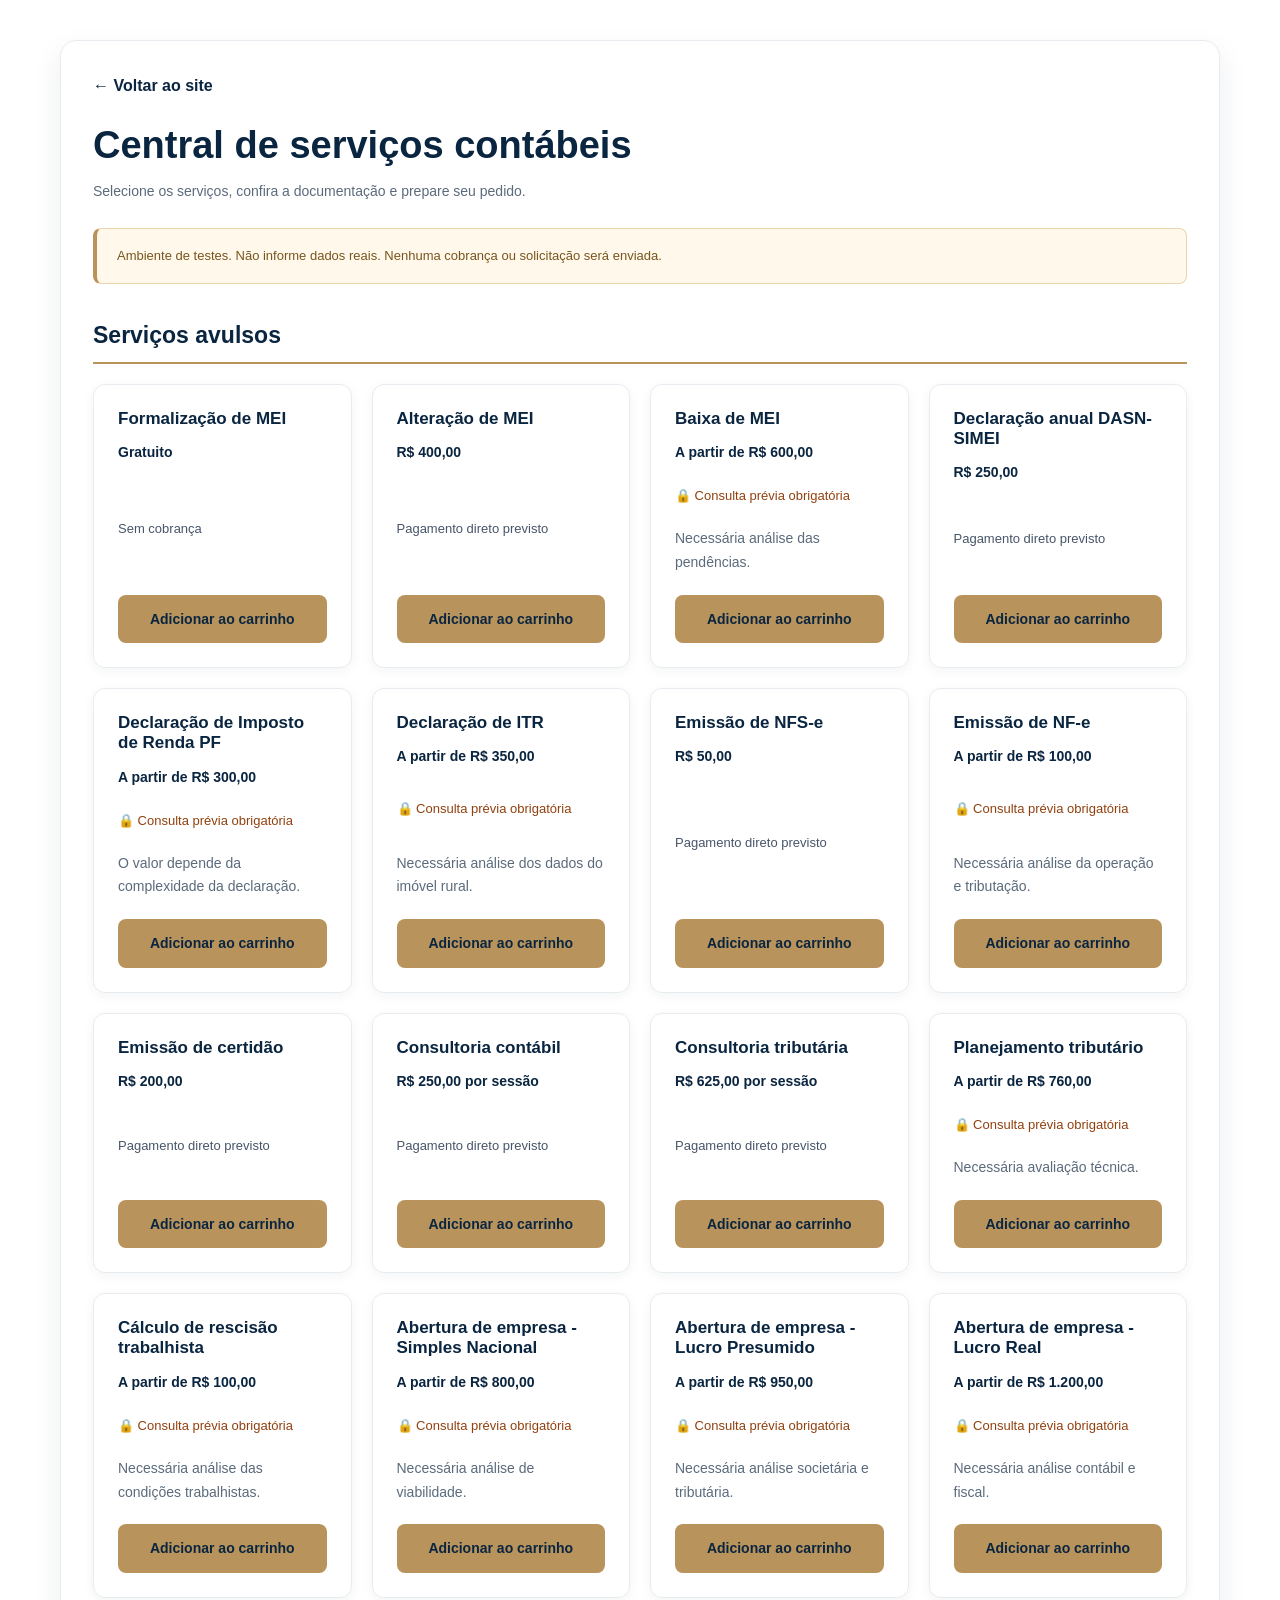
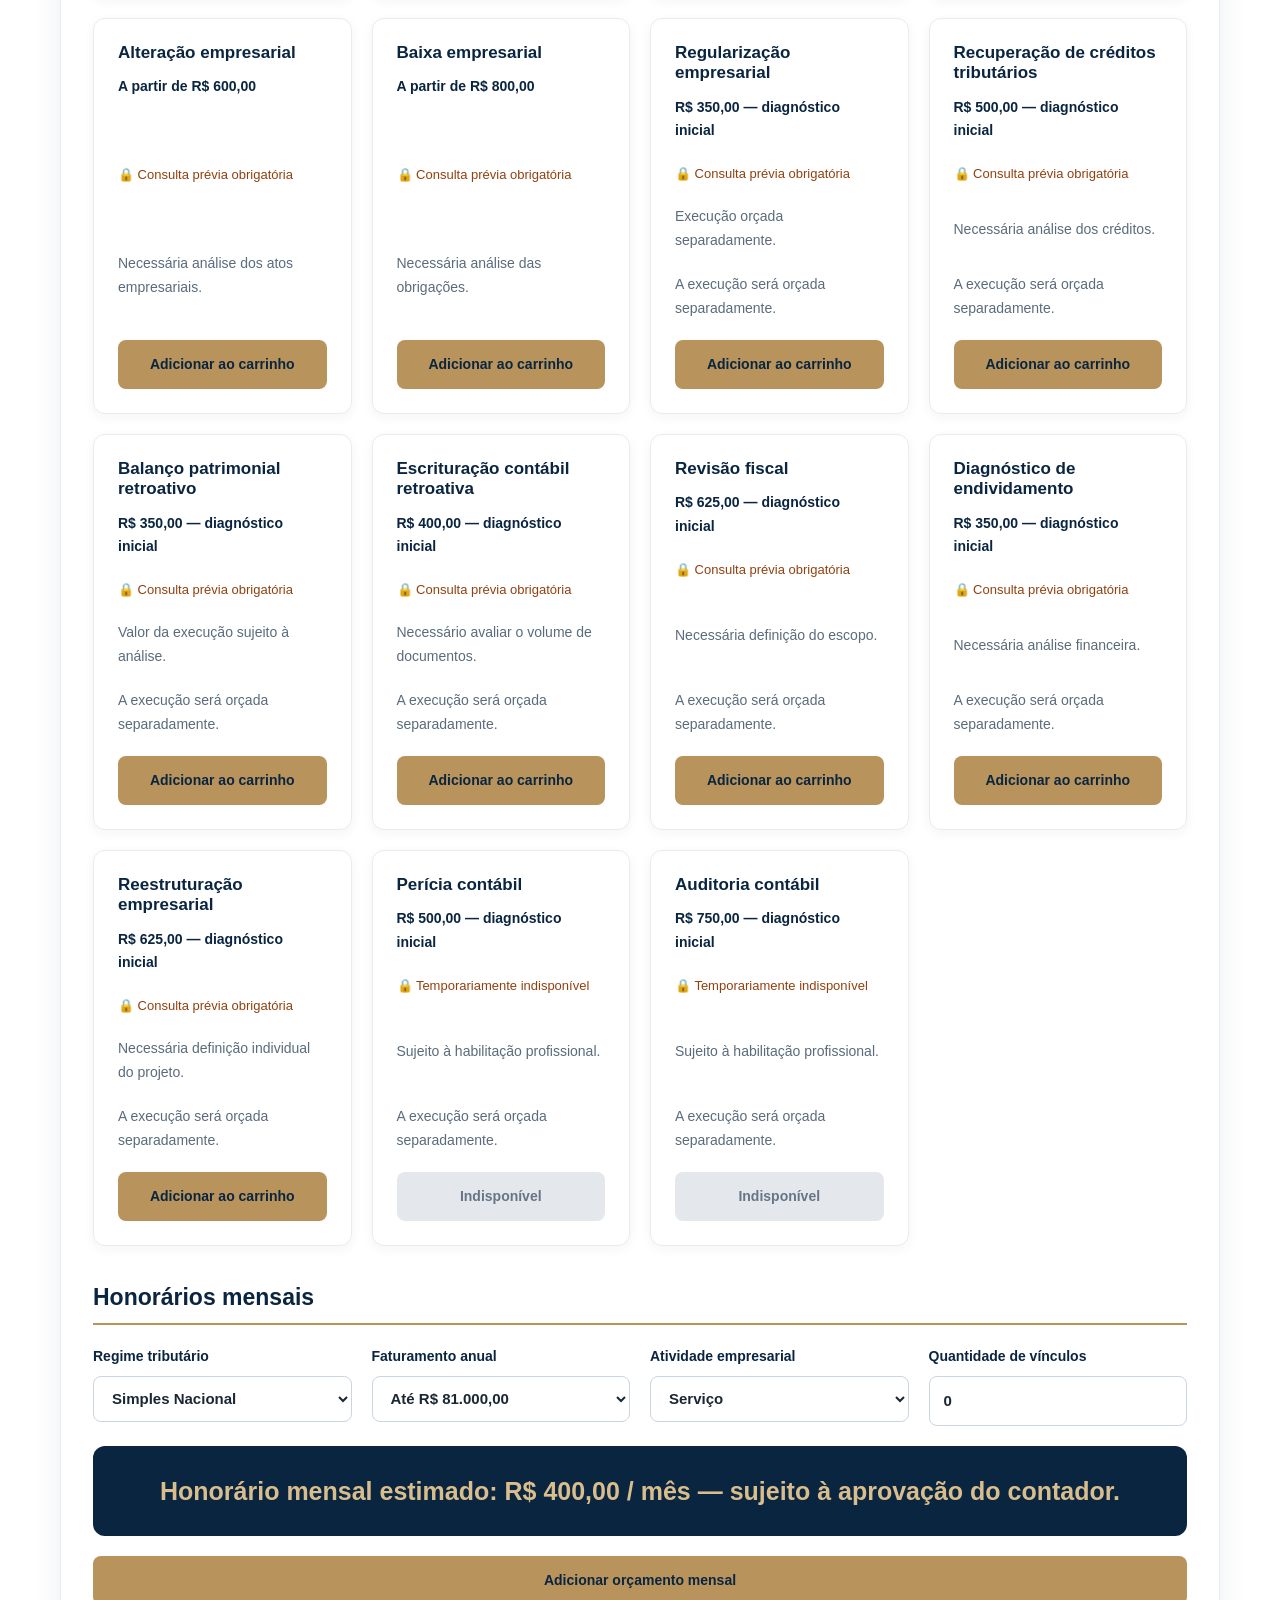
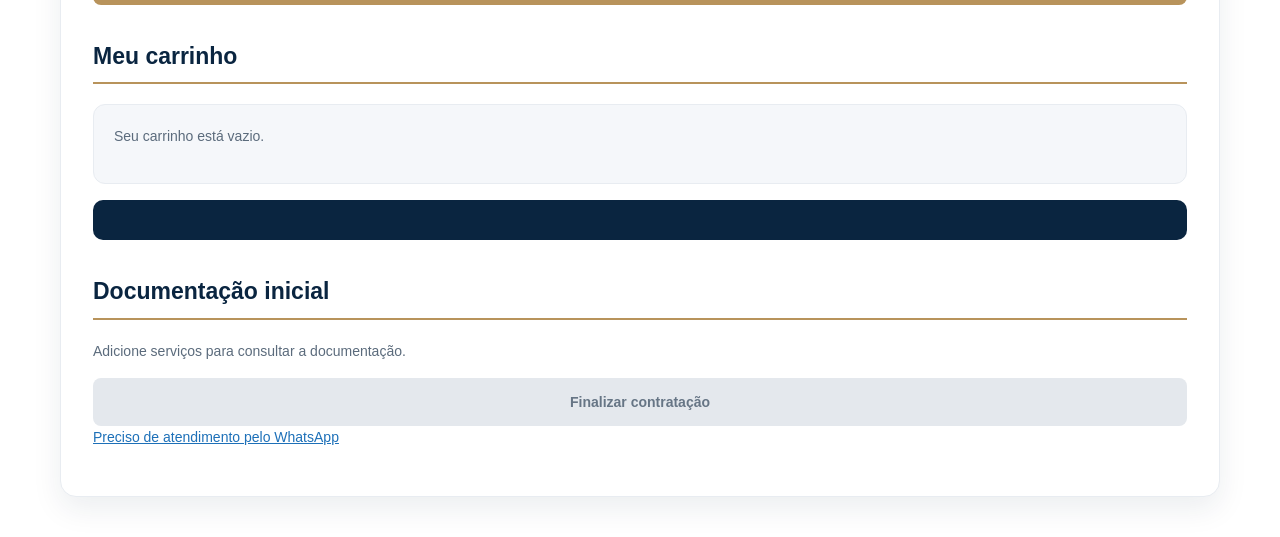
<file: atendimento.html>
<!DOCTYPE html>
<html lang="pt-BR">
<head>
    <meta charset="UTF-8">
    <meta name="viewport" content="width=device-width, initial-scale=1.0">
    <meta name="description" content="Central de contratação de serviços da Casa Contábil.">
    <meta name="robots" content="noindex, nofollow">

    <title>Autoatendimento | Casa Contábil</title>

    <link rel="stylesheet" href="style.css">

    <script defer src="precos.js"></script>
    <script defer src="atendimento.js"></script>
</head>
<body>

<main class="cc-shop">

    <a href="index.html">← Voltar ao site</a>

    <h1>Central de serviços contábeis</h1>

    <p>
        Selecione os serviços, confira a documentação
        e prepare seu pedido.
    </p>

    <p class="cc-notice">
        Ambiente de testes. Não informe dados reais.
        Nenhuma cobrança ou solicitação será enviada.
    </p>

    <h2>Serviços avulsos</h2>

    <div id="catalogo" class="cc-grid"></div>

    <h2>Honorários mensais</h2>

    <div class="cc-grid">

        <label>
            Regime tributário
            <select id="regime"></select>
        </label>

        <label>
            Faturamento anual
            <select id="faixa"></select>
        </label>

        <label>
            Atividade empresarial
            <select id="setor"></select>
        </label>

        <label>
            Quantidade de vínculos
            <input id="vinculos" type="number"
                   min="0" max="10000" step="1" value="0">
        </label>

    </div>

    <p id="estimativa" aria-live="polite"></p>

    <button id="mensal" type="button" disabled>
        Adicionar orçamento mensal
    </button>

    <h2>Meu carrinho</h2>

    <div id="carrinho"></div>

    <div id="total" aria-live="polite"></div>

    <h2>Documentação inicial</h2>

    <div id="docs"></div>

    <button id="continuar" type="button" disabled>
        Finalizar contratação
    </button>

    <p>
        <a href="https://wa.me/5569993842735"
           target="_blank" rel="noopener noreferrer">
            Preciso de atendimento pelo WhatsApp
        </a>
    </p>

</main>

</body>
</html>
</file>
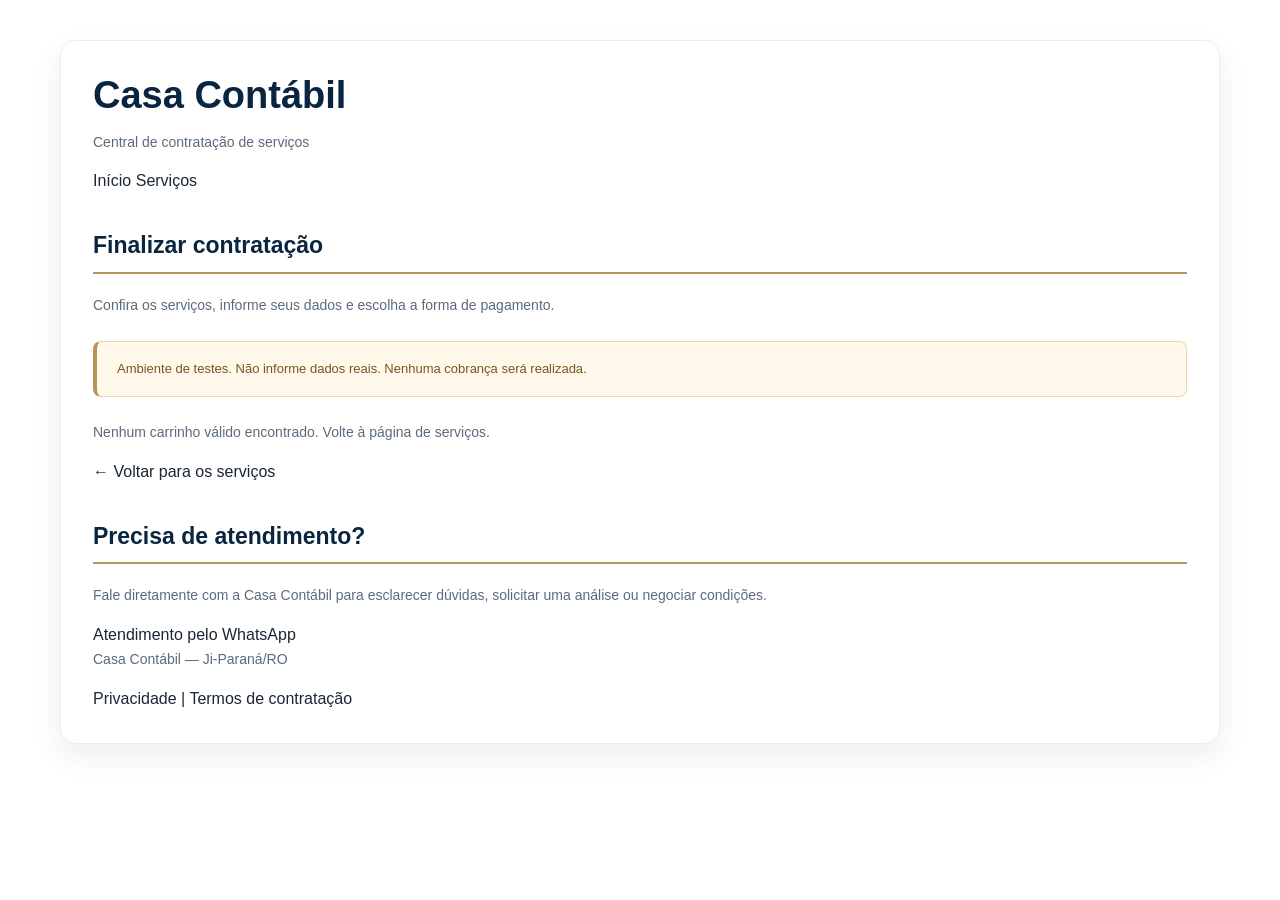
<file: checkout.html>
<!DOCTYPE html>
<html lang="pt-BR">
<head>

    <meta charset="UTF-8">

    <meta name="viewport"
          content="width=device-width, initial-scale=1.0">

    <meta name="robots" content="noindex, nofollow">

    <title>Finalizar contratação | Casa Contábil</title>

    <link rel="stylesheet" href="style.css">

    <script src="checkout.js" defer></script>

</head>
<body class="cc-shop">

<header class="cc-shop-header">

    <div class="container">

        <h1>Casa Contábil</h1>

        <p>Central de contratação de serviços</p>

        <nav aria-label="Navegação">

            <a href="index.html">Início</a>

            <a href="atendimento.html">Serviços</a>

        </nav>

    </div>

</header>

<main class="container">

    <section class="cc-panel">

        <h2>Finalizar contratação</h2>

        <p>
            Confira os serviços, informe seus dados
            e escolha a forma de pagamento.
        </p>

        <p class="cc-notice">
            Ambiente de testes. Não informe dados reais.
            Nenhuma cobrança será realizada.
        </p>

        <p id="checkout-status" role="status"></p>

        <a href="atendimento.html">
            ← Voltar para os serviços
        </a>

    </section>

    <!-- ETAPA 01 - CADASTRO -->

    <section class="cc-panel" id="etapa-cadastro" hidden>

        <h2>01. Identificação do cliente</h2>

        <form id="form-checkout" autocomplete="off">

            <label for="perfil">Tipo de cliente</label>

            <select id="perfil" name="perfil" required>

                <option value="">Selecione</option>
                <option value="pf">Pessoa física</option>
                <option value="pj">Pessoa jurídica</option>
                <option value="mei">MEI</option>
                <option value="rural">Produtor rural</option>

            </select>

            <label for="nome">Nome completo</label>

            <input id="nome" name="nome" type="text"
                   maxlength="120" required>

            <label for="email">E-mail</label>

            <input id="email" name="email" type="email"
                   maxlength="150" required>

            <label for="whatsapp">WhatsApp</label>

            <input id="whatsapp" name="whatsapp"
                   type="tel" maxlength="25" required>

            <label for="cidade_uf">Cidade e estado</label>

            <input id="cidade_uf" name="cidade_uf"
                   type="text" maxlength="100" required>

            <div id="dados-empresa" hidden>

                <label for="razao_social">Razão social</label>

                <input id="razao_social"
                       name="razao_social" maxlength="150">

                <label for="cnpj">CNPJ, se existente</label>

                <input id="cnpj" name="cnpj" maxlength="18">

            </div>

            <label for="observacoes">
                Informações adicionais
            </label>

            <textarea id="observacoes" name="observacoes"
                      maxlength="2000" rows="4"></textarea>

            <button type="submit" id="btn-revisar">

                Continuar para revisão

            </button>

        </form>

    </section>

    <!-- ETAPA 02 - REVISAO -->

    <section class="cc-panel" id="etapa-revisao" hidden>

        <h2>02. Revisão da contratação</h2>

        <div id="resumo-cliente"></div>

        <div id="resumo-servicos"></div>

        <div id="resumo-financeiro"></div>

        <p>
            Os serviços que exigem consulta prévia
            não serão cobrados antes da aprovação
            de um orçamento individual.
        </p>

        <label class="cc-check">

            <input type="checkbox" id="aceite-termos">

            <span>

                Li e aceito os

                <a href="termos.html" target="_blank"
                   rel="noopener noreferrer">
                    termos de contratação
                </a>

                e declaro ter lido o

                <a href="privacidade.html" target="_blank"
                   rel="noopener noreferrer">
                    aviso de privacidade
                </a>.

            </span>

        </label>

        <button type="button" id="btn-pagamento" disabled>
            Continuar para finalização
        </button>

        <button type="button" id="btn-voltar-cadastro">
            Voltar
        </button>

    </section>

    <!-- ETAPA 03 - PAGAMENTO -->

    <section class="cc-panel" id="etapa-pagamento" hidden>

        <h2>03. Finalização</h2>

        <div id="valor-pagamento"></div>

        <fieldset id="metodos-pagamento">

            <legend>Forma de pagamento pretendida</legend>

            <label class="cc-check">

                <input type="radio" name="metodo"
                       value="pix" checked>

                Pix

            </label>

            <label class="cc-check">

                <input type="radio" name="metodo"
                       value="cartao">

                Cartão de crédito

            </label>

            <label class="cc-check">

                <input type="radio" name="metodo"
                       value="boleto">

                Boleto bancário

            </label>

        </fieldset>

        <p id="mensagem-pagamento" role="status"></p>

        <button type="button" id="btn-confirmar" disabled>

            Pagamento indisponível em testes

        </button>

        <button type="button" id="btn-voltar-revisao">

            Voltar

        </button>

    </section>

    <!-- ATENDIMENTO -->

    <section class="cc-panel">

        <h2>Precisa de atendimento?</h2>

        <p>
            Fale diretamente com a Casa Contábil
            para esclarecer dúvidas, solicitar uma
            análise ou negociar condições.
        </p>

        <a id="link-whatsapp"
           href="https://wa.me/5569993842735"
           target="_blank"
           rel="noopener noreferrer">

            Atendimento pelo WhatsApp

        </a>

    </section>

</main>

<footer class="container">

    <p>Casa Contábil — Ji-Paraná/RO</p>

    <a href="privacidade.html">Privacidade</a>

    |

    <a href="termos.html">Termos de contratação</a>

</footer>

</body>
</html>
</file>
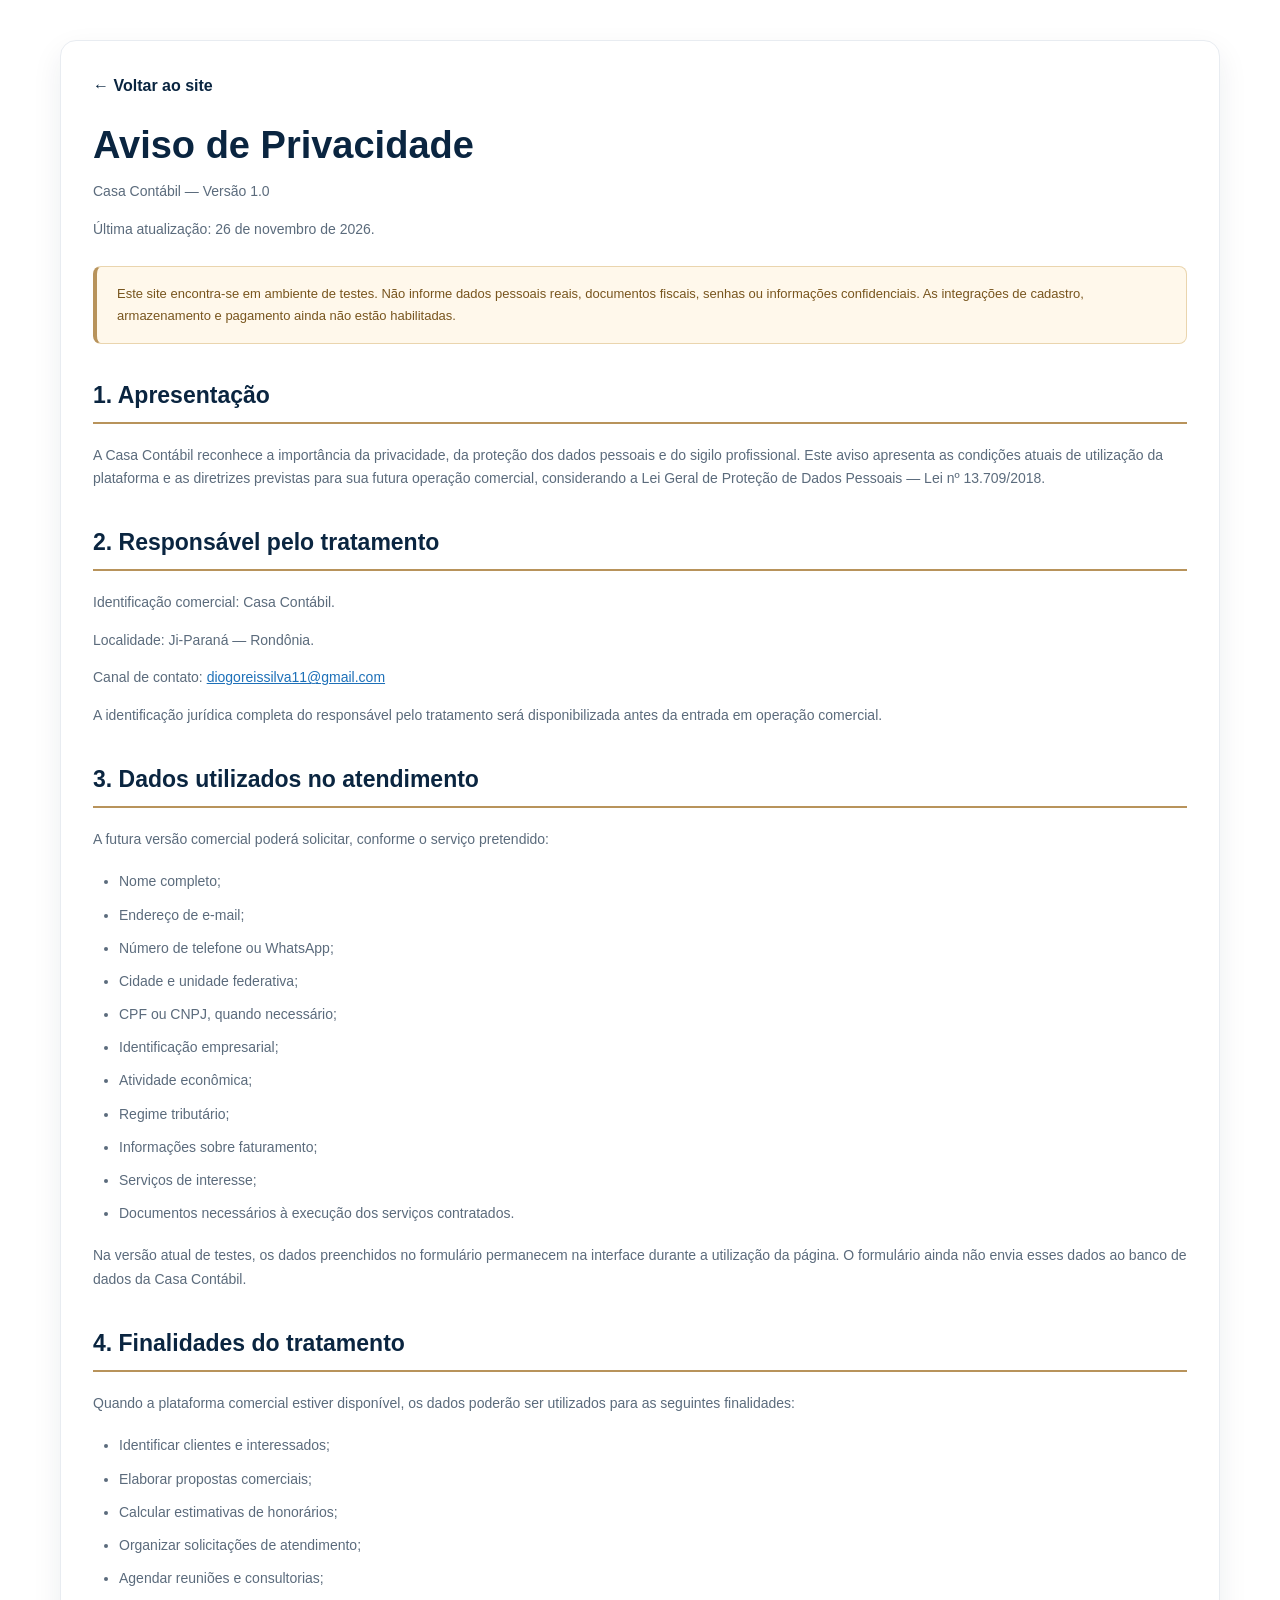
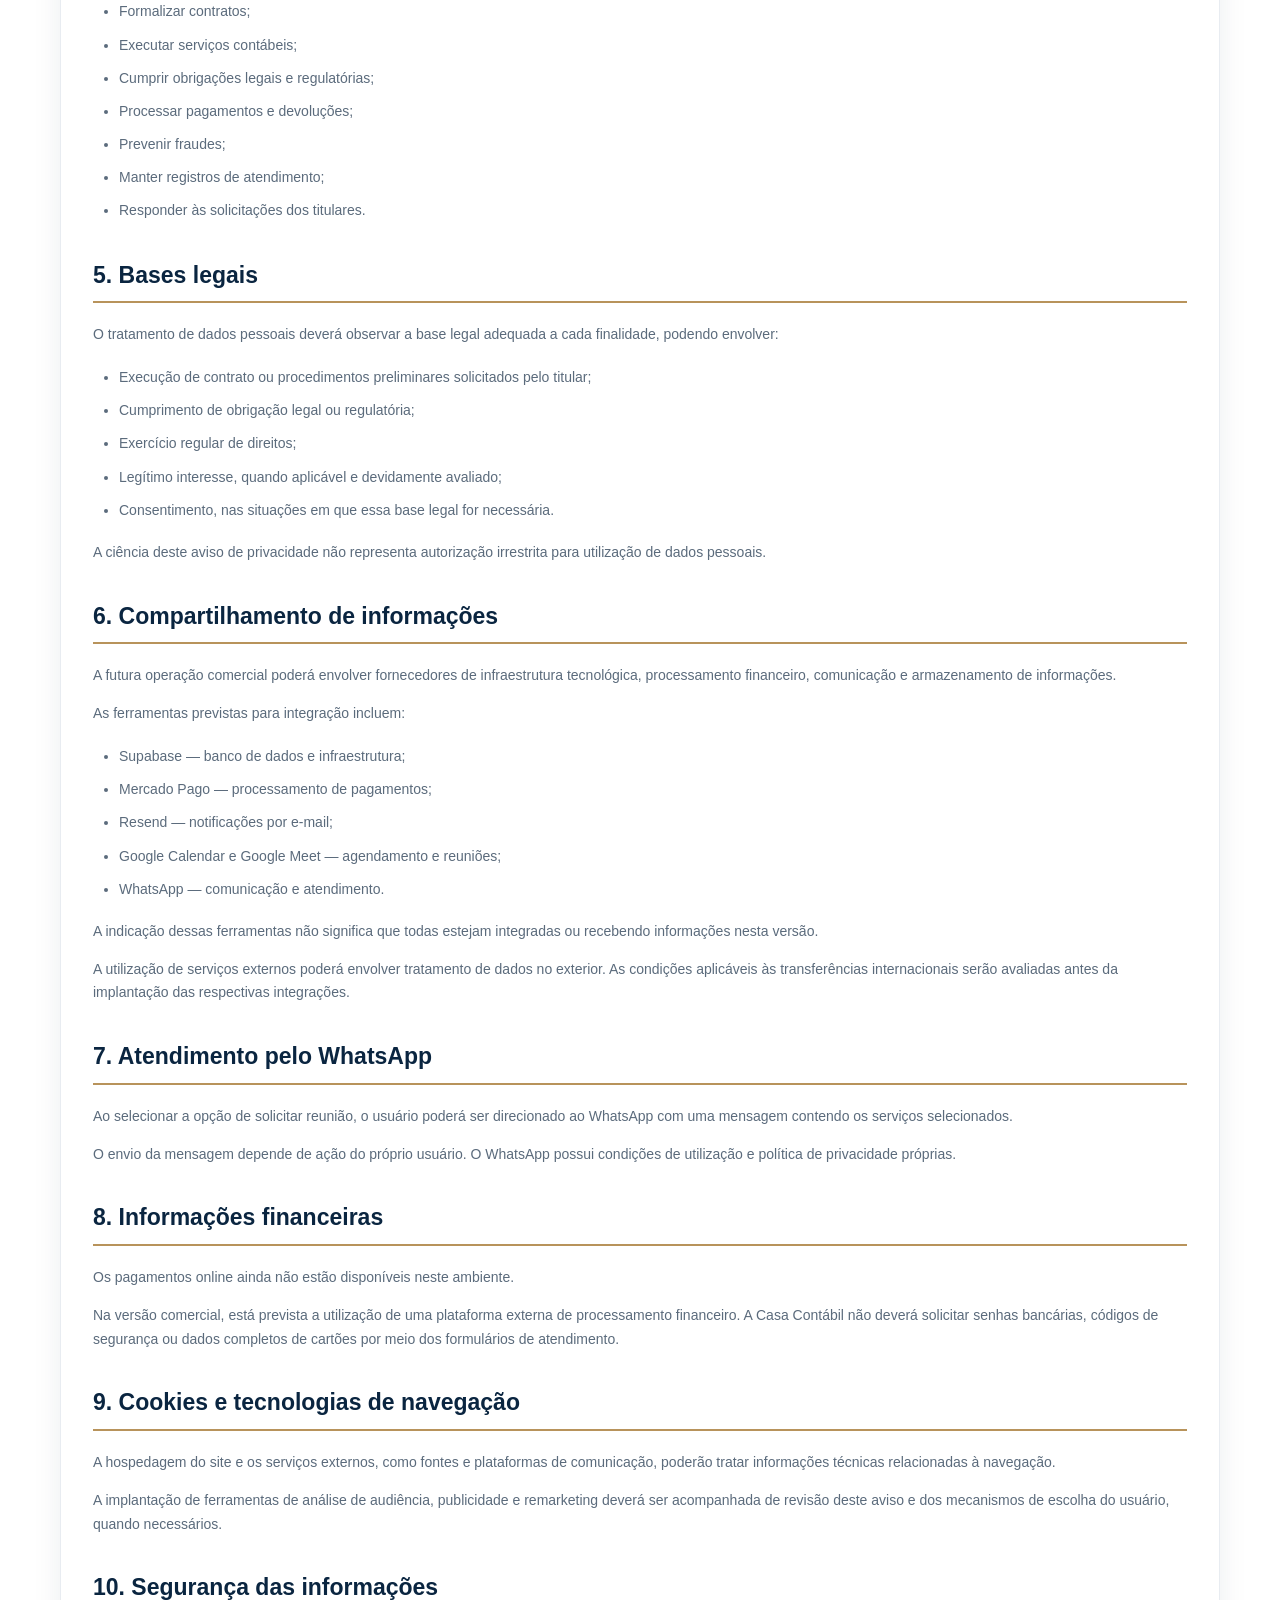
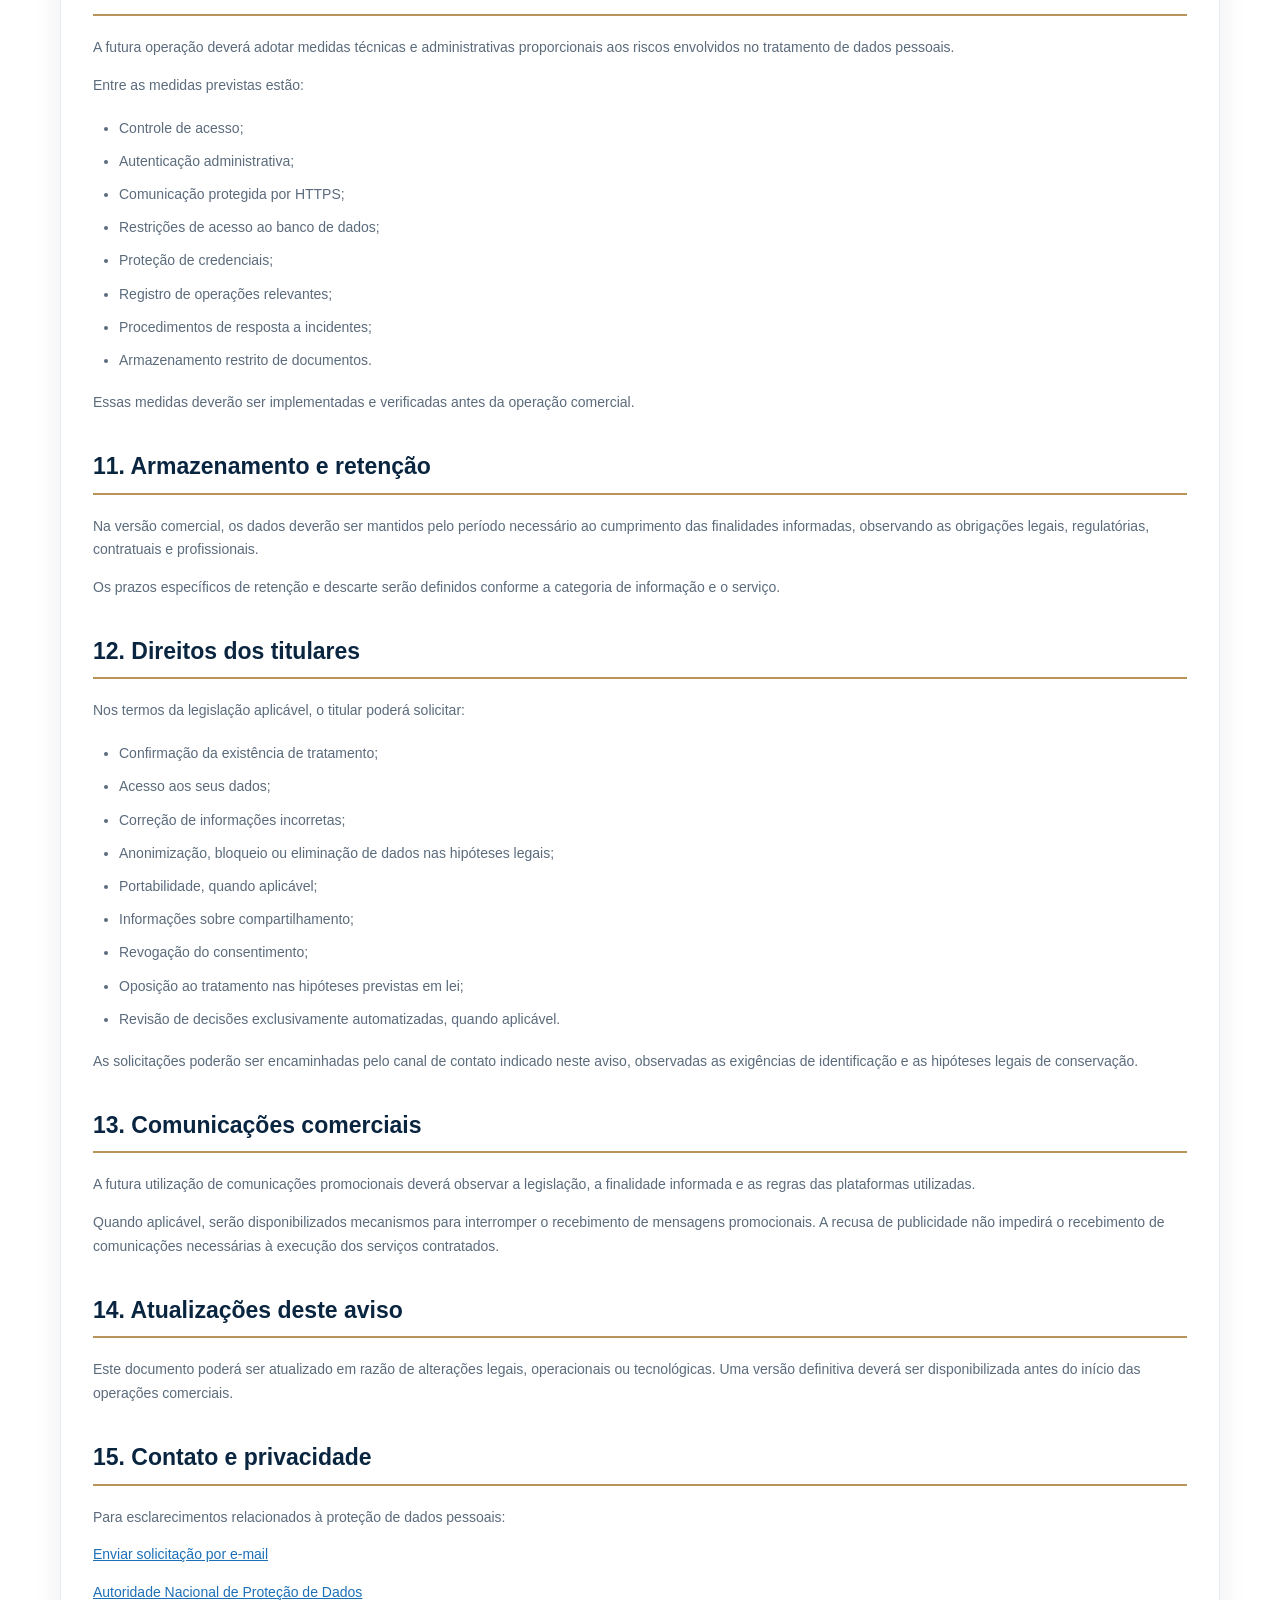
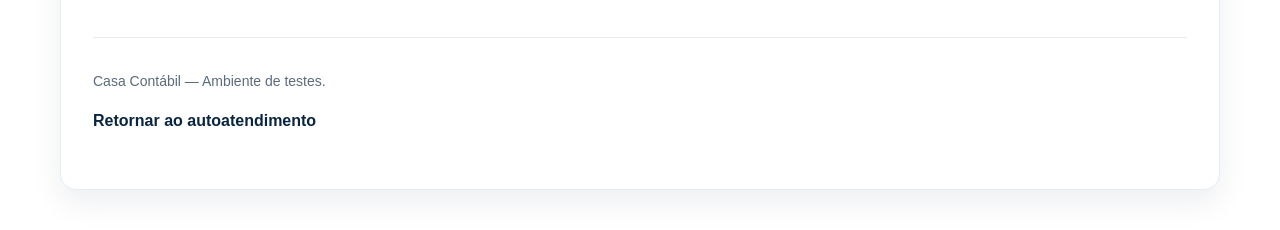
<file: privacidade.html>
<!DOCTYPE html>
<html lang="pt-BR">

<head>

    <meta charset="UTF-8">

    <meta name="viewport"
          content="width=device-width, initial-scale=1.0">

    <meta name="robots"
          content="noindex, nofollow">

    <meta name="theme-color"
          content="#0A2540">

    <title>Aviso de Privacidade | Casa Contábil</title>

    <link rel="stylesheet" href="style.css">

</head>

<body>

<main class="cc-shop">

    <a href="index.html">
        ← Voltar ao site
    </a>

    <h1>Aviso de Privacidade</h1>

    <p>
        Casa Contábil — Versão 1.0
    </p>

    <p>
        Última atualização: 26 de novembro de 2026.
    </p>

    <p class="cc-notice">

        Este site encontra-se em ambiente de testes.
        Não informe dados pessoais reais, documentos
        fiscais, senhas ou informações confidenciais.

        As integrações de cadastro, armazenamento
        e pagamento ainda não estão habilitadas.

    </p>

    <!-- 01. APRESENTAÇÃO -->

    <h2>1. Apresentação</h2>

    <p>

        A Casa Contábil reconhece a importância
        da privacidade, da proteção dos dados
        pessoais e do sigilo profissional.

        Este aviso apresenta as condições atuais
        de utilização da plataforma e as diretrizes
        previstas para sua futura operação comercial,
        considerando a Lei Geral de Proteção de Dados
        Pessoais — Lei nº 13.709/2018.

    </p>

    <!-- 02. RESPONSÁVEL -->

    <h2>2. Responsável pelo tratamento</h2>

    <p>
        Identificação comercial: Casa Contábil.
    </p>

    <p>
        Localidade: Ji-Paraná — Rondônia.
    </p>

    <p>

        Canal de contato:

        <a href="mailto:diogoreissilva11@gmail.com">

            diogoreissilva11@gmail.com

        </a>

    </p>

    <p>

        A identificação jurídica completa do
        responsável pelo tratamento será disponibilizada
        antes da entrada em operação comercial.

    </p>

    <!-- 03. DADOS PESSOAIS -->

    <h2>3. Dados utilizados no atendimento</h2>

    <p>

        A futura versão comercial poderá solicitar,
        conforme o serviço pretendido:

    </p>

    <ul>

        <li>Nome completo;</li>

        <li>Endereço de e-mail;</li>

        <li>Número de telefone ou WhatsApp;</li>

        <li>Cidade e unidade federativa;</li>

        <li>CPF ou CNPJ, quando necessário;</li>

        <li>Identificação empresarial;</li>

        <li>Atividade econômica;</li>

        <li>Regime tributário;</li>

        <li>Informações sobre faturamento;</li>

        <li>Serviços de interesse;</li>

        <li>Documentos necessários à execução
            dos serviços contratados.</li>

    </ul>

    <p>

        Na versão atual de testes, os dados
        preenchidos no formulário permanecem
        na interface durante a utilização da página.

        O formulário ainda não envia esses dados
        ao banco de dados da Casa Contábil.

    </p>

    <!-- 04. FINALIDADES -->

    <h2>4. Finalidades do tratamento</h2>

    <p>

        Quando a plataforma comercial estiver
        disponível, os dados poderão ser utilizados
        para as seguintes finalidades:

    </p>

    <ul>

        <li>Identificar clientes e interessados;</li>

        <li>Elaborar propostas comerciais;</li>

        <li>Calcular estimativas de honorários;</li>

        <li>Organizar solicitações de atendimento;</li>

        <li>Agendar reuniões e consultorias;</li>

        <li>Formalizar contratos;</li>

        <li>Executar serviços contábeis;</li>

        <li>Cumprir obrigações legais e regulatórias;</li>

        <li>Processar pagamentos e devoluções;</li>

        <li>Prevenir fraudes;</li>

        <li>Manter registros de atendimento;</li>

        <li>Responder às solicitações dos titulares.</li>

    </ul>

    <!-- 05. BASES LEGAIS -->

    <h2>5. Bases legais</h2>

    <p>

        O tratamento de dados pessoais deverá
        observar a base legal adequada a cada
        finalidade, podendo envolver:

    </p>

    <ul>

        <li>Execução de contrato ou procedimentos
            preliminares solicitados pelo titular;</li>

        <li>Cumprimento de obrigação legal
            ou regulatória;</li>

        <li>Exercício regular de direitos;</li>

        <li>Legítimo interesse, quando aplicável
            e devidamente avaliado;</li>

        <li>Consentimento, nas situações em que
            essa base legal for necessária.</li>

    </ul>

    <p>

        A ciência deste aviso de privacidade
        não representa autorização irrestrita
        para utilização de dados pessoais.

    </p>

    <!-- 06. COMPARTILHAMENTO -->

    <h2>6. Compartilhamento de informações</h2>

    <p>

        A futura operação comercial poderá envolver
        fornecedores de infraestrutura tecnológica,
        processamento financeiro, comunicação
        e armazenamento de informações.

    </p>

    <p>

        As ferramentas previstas para integração
        incluem:

    </p>

    <ul>

        <li>Supabase — banco de dados
            e infraestrutura;</li>

        <li>Mercado Pago — processamento
            de pagamentos;</li>

        <li>Resend — notificações por e-mail;</li>

        <li>Google Calendar e Google Meet —
            agendamento e reuniões;</li>

        <li>WhatsApp — comunicação
            e atendimento.</li>

    </ul>

    <p>

        A indicação dessas ferramentas não significa
        que todas estejam integradas ou recebendo
        informações nesta versão.

    </p>

    <p>

        A utilização de serviços externos poderá
        envolver tratamento de dados no exterior.

        As condições aplicáveis às transferências
        internacionais serão avaliadas antes da
        implantação das respectivas integrações.

    </p>

    <!-- 07. WHATSAPP -->

    <h2>7. Atendimento pelo WhatsApp</h2>

    <p>

        Ao selecionar a opção de solicitar reunião,
        o usuário poderá ser direcionado ao WhatsApp
        com uma mensagem contendo os serviços
        selecionados.

    </p>

    <p>

        O envio da mensagem depende de ação
        do próprio usuário.

        O WhatsApp possui condições de utilização
        e política de privacidade próprias.

    </p>

    <!-- 08. PAGAMENTOS -->

    <h2>8. Informações financeiras</h2>

    <p>

        Os pagamentos online ainda não estão
        disponíveis neste ambiente.

    </p>

    <p>

        Na versão comercial, está prevista
        a utilização de uma plataforma externa
        de processamento financeiro.

        A Casa Contábil não deverá solicitar
        senhas bancárias, códigos de segurança
        ou dados completos de cartões por meio
        dos formulários de atendimento.

    </p>

    <!-- 09. COOKIES -->

    <h2>9. Cookies e tecnologias de navegação</h2>

    <p>

        A hospedagem do site e os serviços externos,
        como fontes e plataformas de comunicação,
        poderão tratar informações técnicas
        relacionadas à navegação.

    </p>

    <p>

        A implantação de ferramentas de análise
        de audiência, publicidade e remarketing
        deverá ser acompanhada de revisão deste
        aviso e dos mecanismos de escolha
        do usuário, quando necessários.

    </p>

    <!-- 10. SEGURANÇA -->

    <h2>10. Segurança das informações</h2>

    <p>

        A futura operação deverá adotar medidas
        técnicas e administrativas proporcionais
        aos riscos envolvidos no tratamento
        de dados pessoais.

    </p>

    <p>
        Entre as medidas previstas estão:
    </p>

    <ul>

        <li>Controle de acesso;</li>

        <li>Autenticação administrativa;</li>

        <li>Comunicação protegida por HTTPS;</li>

        <li>Restrições de acesso ao banco de dados;</li>

        <li>Proteção de credenciais;</li>

        <li>Registro de operações relevantes;</li>

        <li>Procedimentos de resposta a incidentes;</li>

        <li>Armazenamento restrito de documentos.</li>

    </ul>

    <p>

        Essas medidas deverão ser implementadas
        e verificadas antes da operação comercial.

    </p>

    <!-- 11. RETENÇÃO -->

    <h2>11. Armazenamento e retenção</h2>

    <p>

        Na versão comercial, os dados deverão
        ser mantidos pelo período necessário
        ao cumprimento das finalidades informadas,
        observando as obrigações legais,
        regulatórias, contratuais e profissionais.

    </p>

    <p>

        Os prazos específicos de retenção
        e descarte serão definidos conforme
        a categoria de informação e o serviço.

    </p>

    <!-- 12. DIREITOS -->

    <h2>12. Direitos dos titulares</h2>

    <p>

        Nos termos da legislação aplicável,
        o titular poderá solicitar:

    </p>

    <ul>

        <li>Confirmação da existência de tratamento;</li>

        <li>Acesso aos seus dados;</li>

        <li>Correção de informações incorretas;</li>

        <li>Anonimização, bloqueio ou eliminação
            de dados nas hipóteses legais;</li>

        <li>Portabilidade, quando aplicável;</li>

        <li>Informações sobre compartilhamento;</li>

        <li>Revogação do consentimento;</li>

        <li>Oposição ao tratamento nas hipóteses
            previstas em lei;</li>

        <li>Revisão de decisões exclusivamente
            automatizadas, quando aplicável.</li>

    </ul>

    <p>

        As solicitações poderão ser encaminhadas
        pelo canal de contato indicado neste aviso,
        observadas as exigências de identificação
        e as hipóteses legais de conservação.

    </p>

    <!-- 13. MARKETING -->

    <h2>13. Comunicações comerciais</h2>

    <p>

        A futura utilização de comunicações
        promocionais deverá observar a legislação,
        a finalidade informada e as regras
        das plataformas utilizadas.

    </p>

    <p>

        Quando aplicável, serão disponibilizados
        mecanismos para interromper o recebimento
        de mensagens promocionais.

        A recusa de publicidade não impedirá
        o recebimento de comunicações necessárias
        à execução dos serviços contratados.

    </p>

    <!-- 14. ATUALIZAÇÕES -->

    <h2>14. Atualizações deste aviso</h2>

    <p>

        Este documento poderá ser atualizado
        em razão de alterações legais, operacionais
        ou tecnológicas.

        Uma versão definitiva deverá ser disponibilizada
        antes do início das operações comerciais.

    </p>

    <!-- 15. CONTATO -->

    <h2>15. Contato e privacidade</h2>

    <p>

        Para esclarecimentos relacionados
        à proteção de dados pessoais:

    </p>

    <p>

        <a href="mailto:diogoreissilva11@gmail.com">

            Enviar solicitação por e-mail

        </a>

    </p>

    <p>

        <a href="https://www.gov.br/anpd/pt-br"
           target="_blank"
           rel="noopener noreferrer">

            Autoridade Nacional de Proteção de Dados

        </a>

    </p>

    <hr>

    <p>
        Casa Contábil — Ambiente de testes.
    </p>

    <a href="atendimento.html">
        Retornar ao autoatendimento
    </a>

</main>

</body>

</html>
</file>
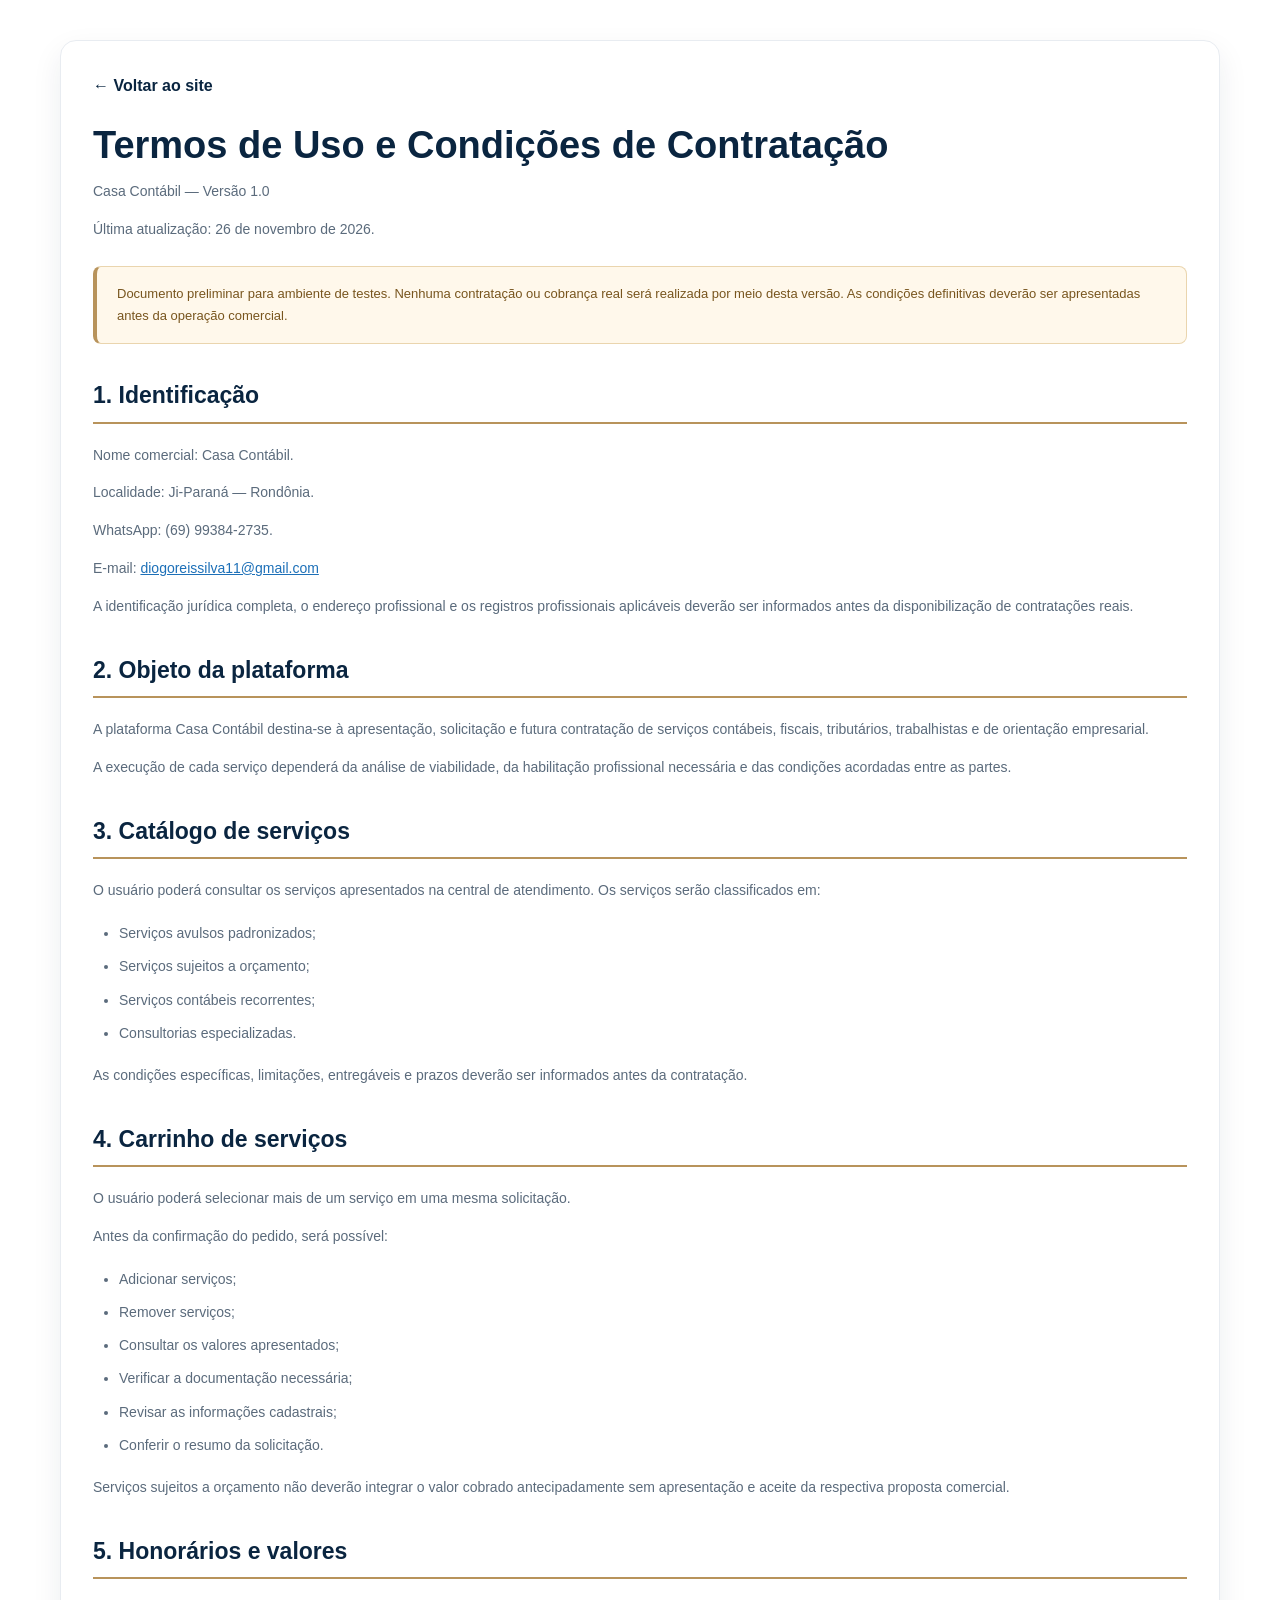
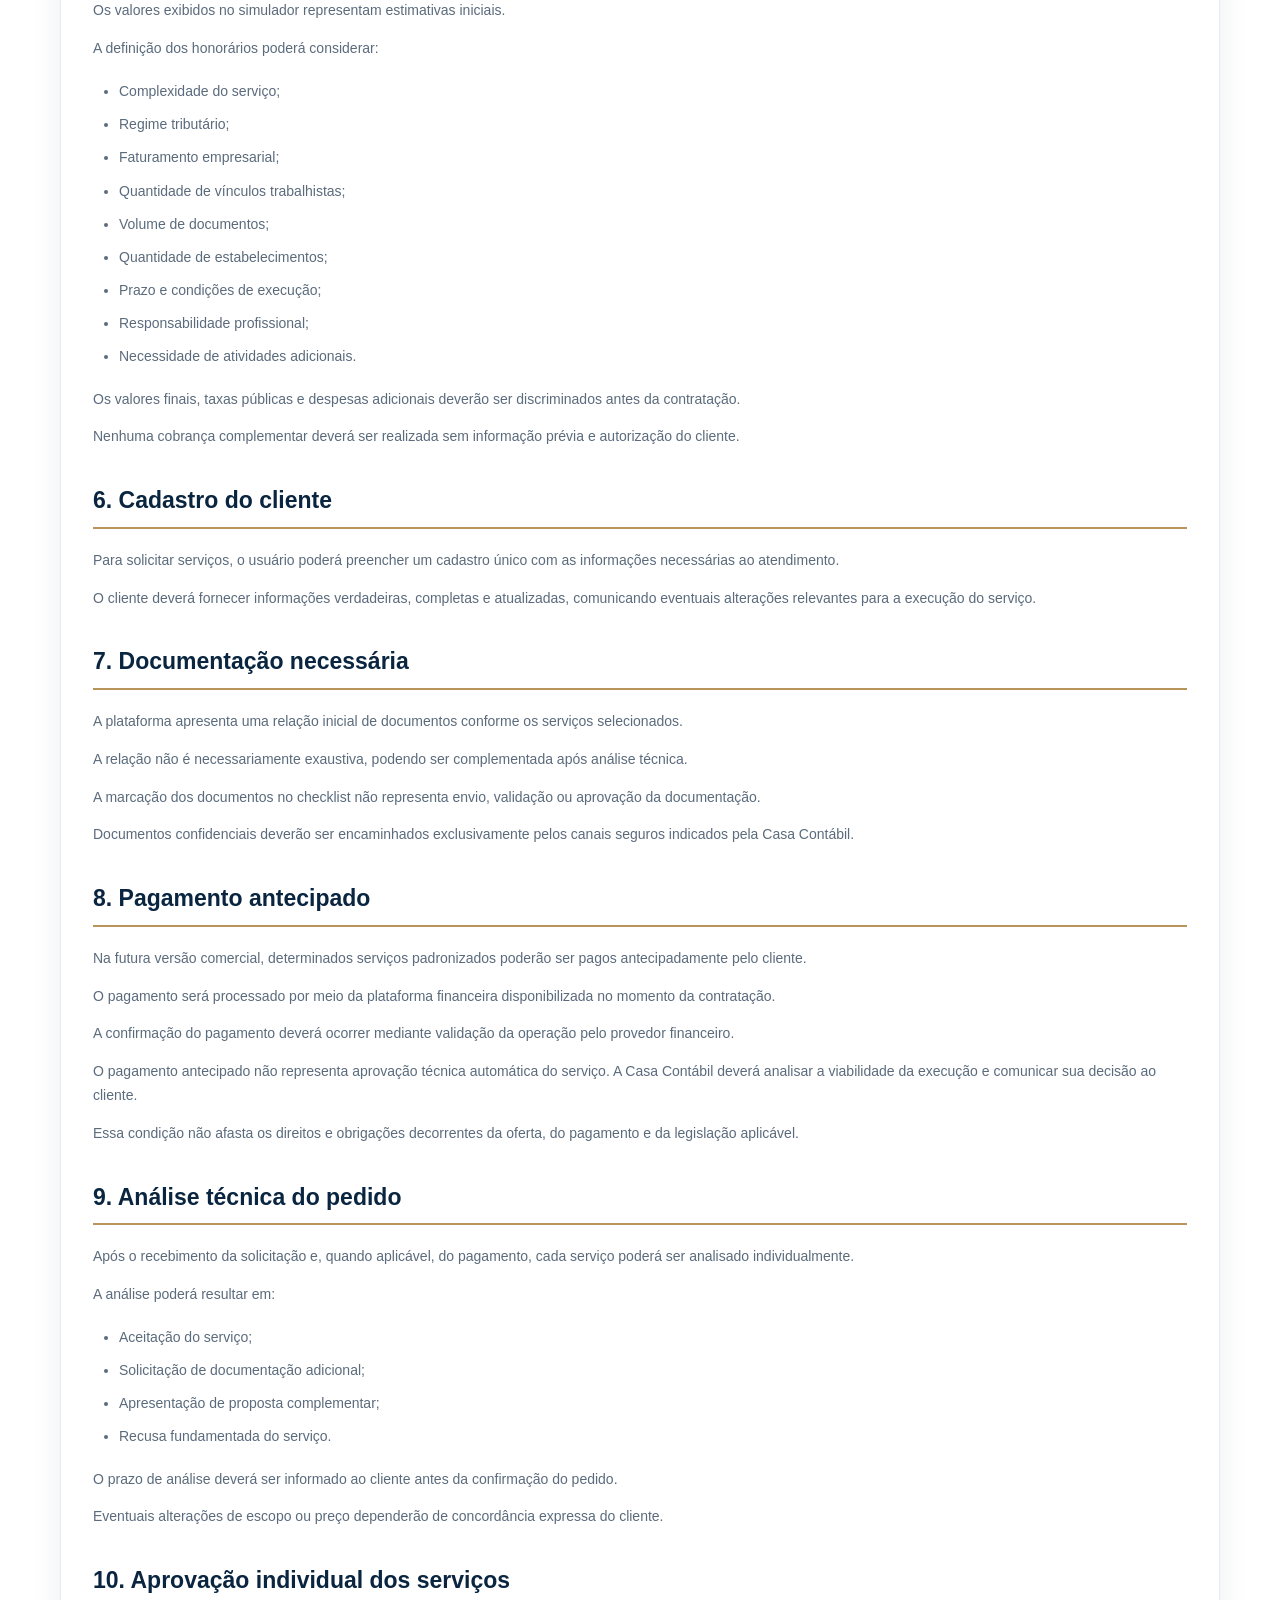
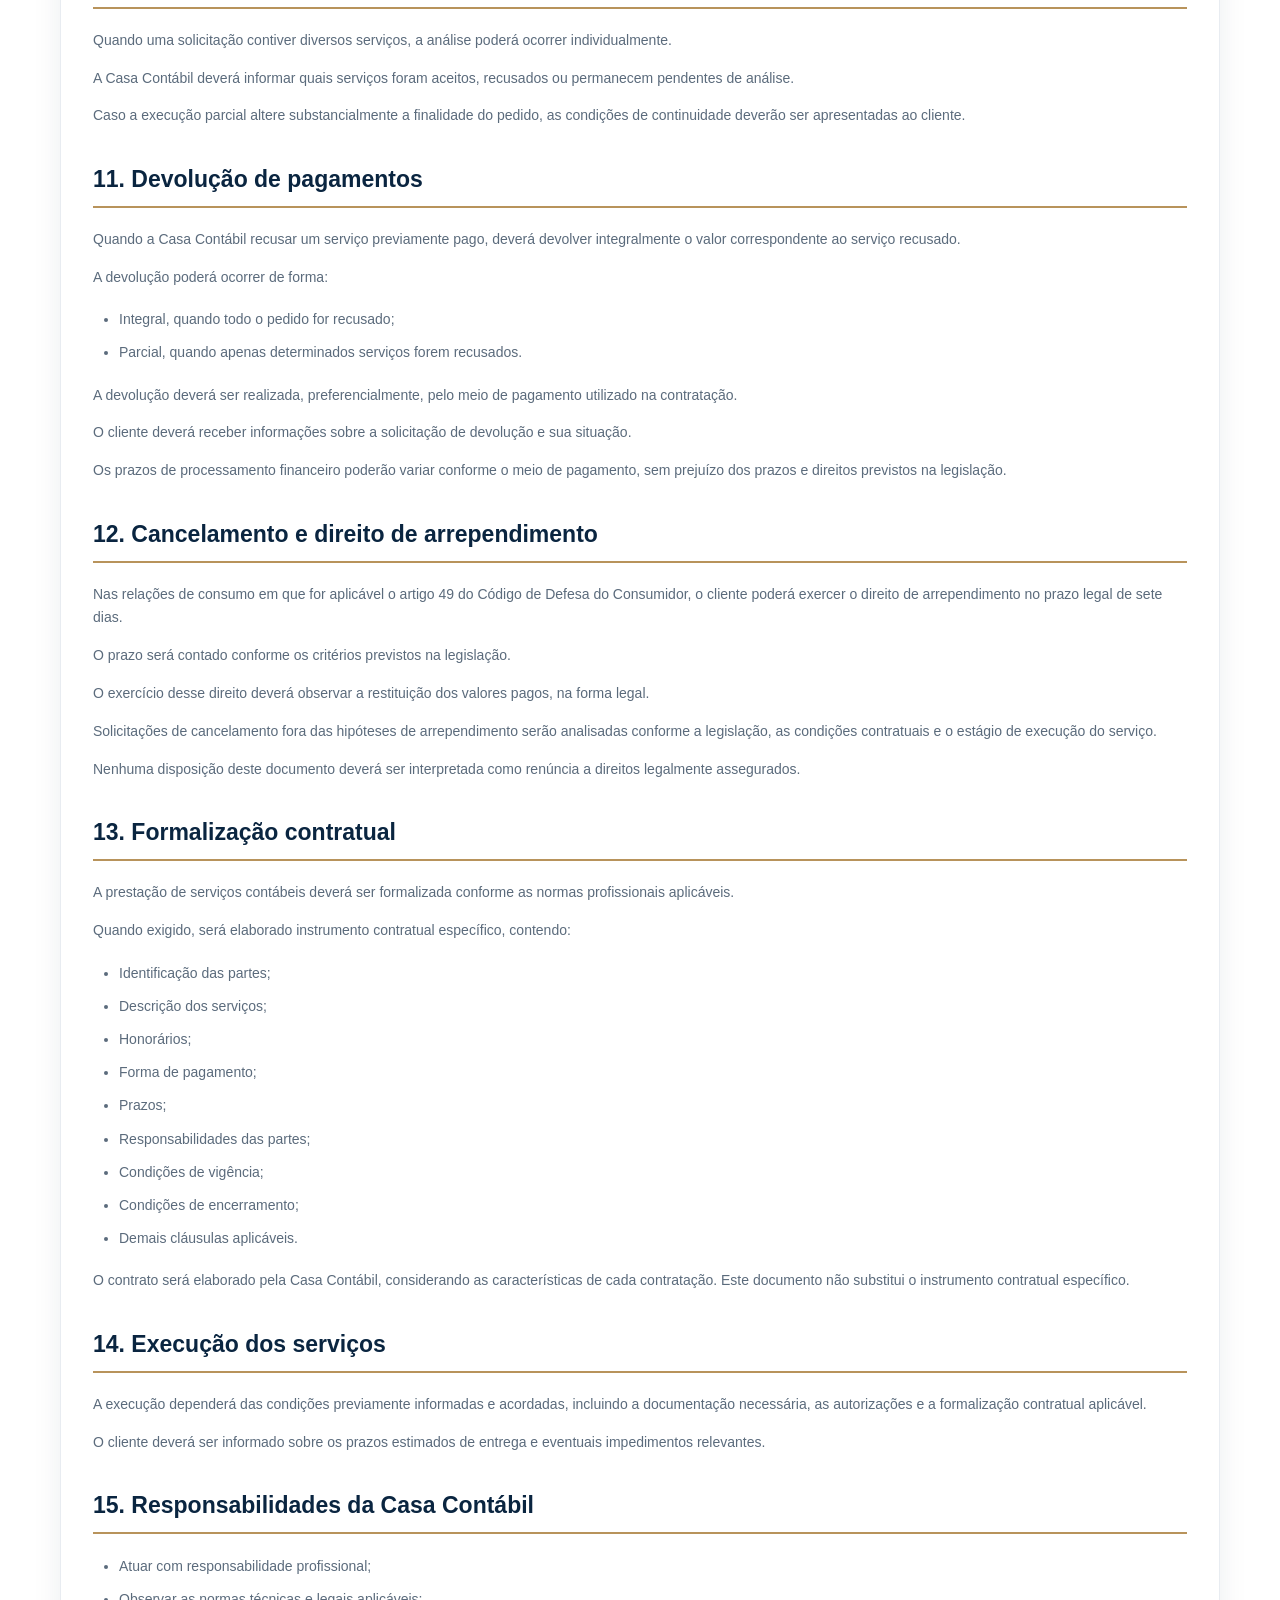
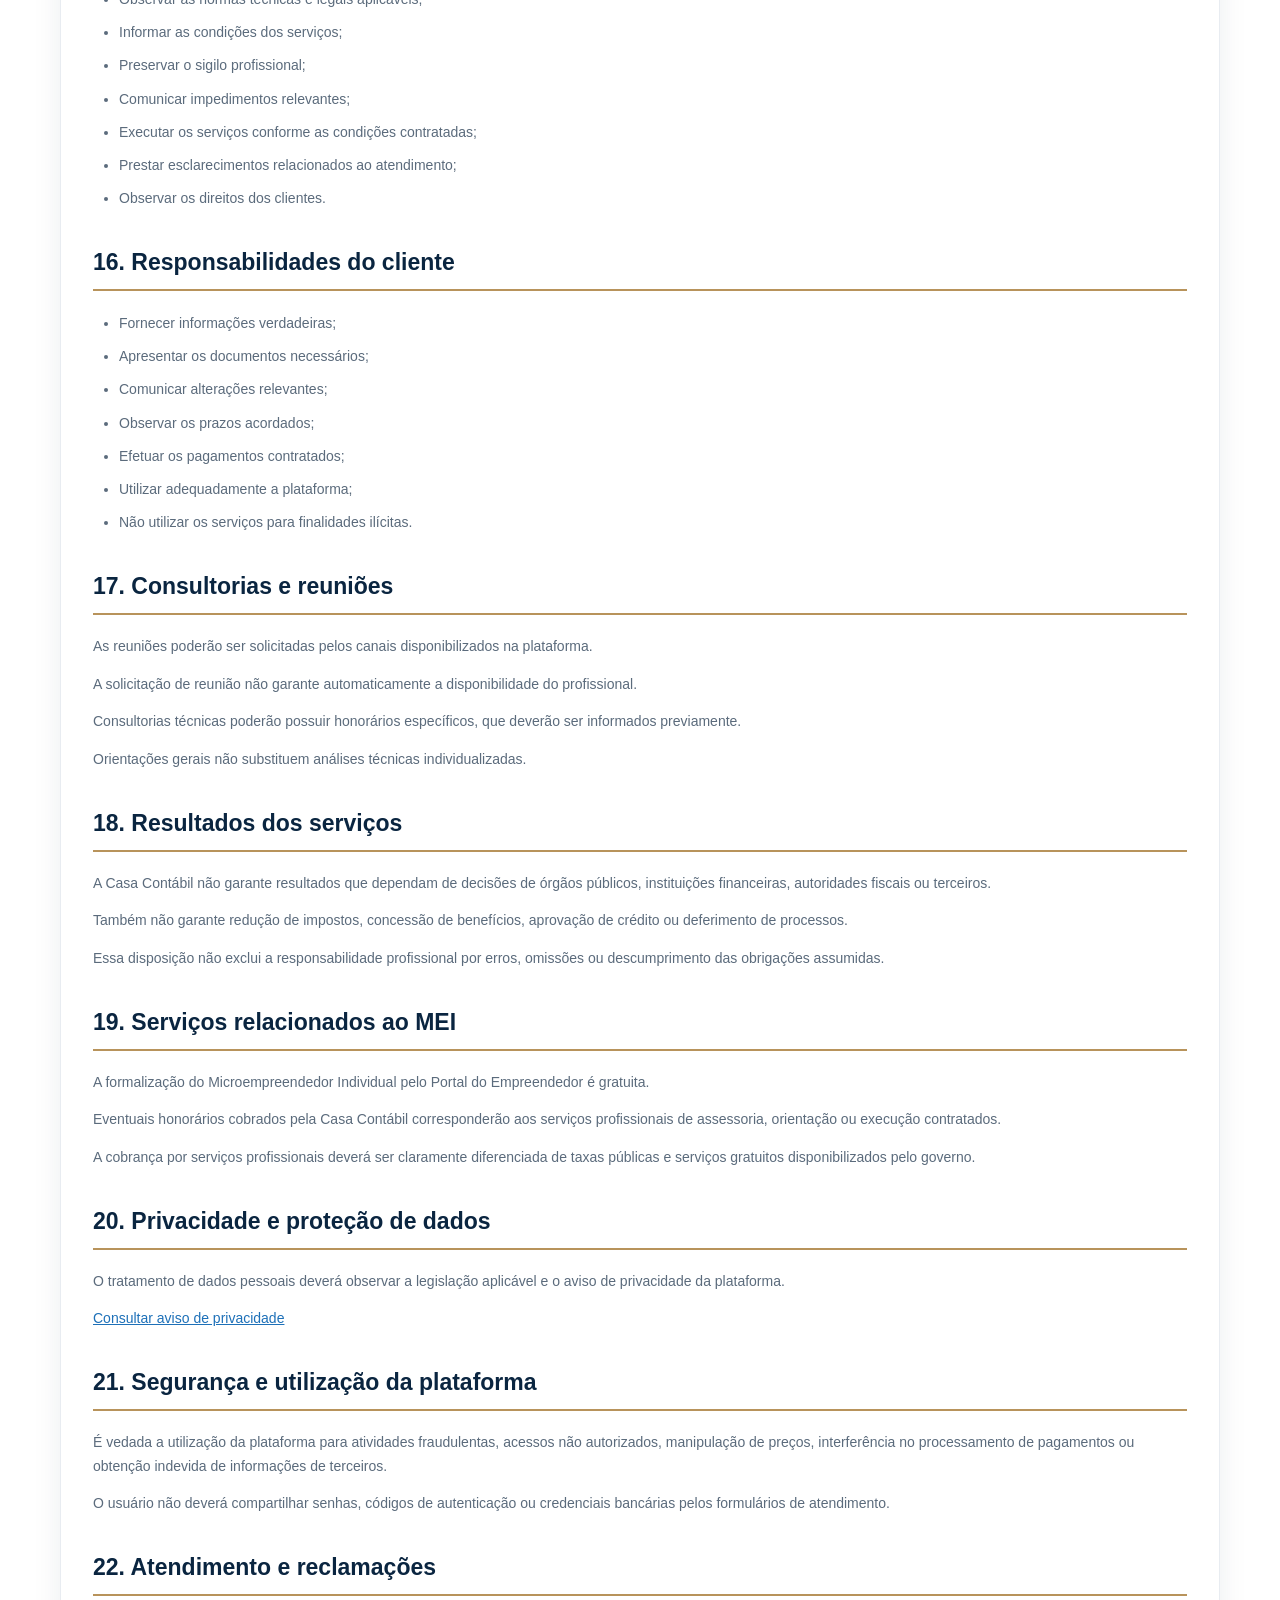
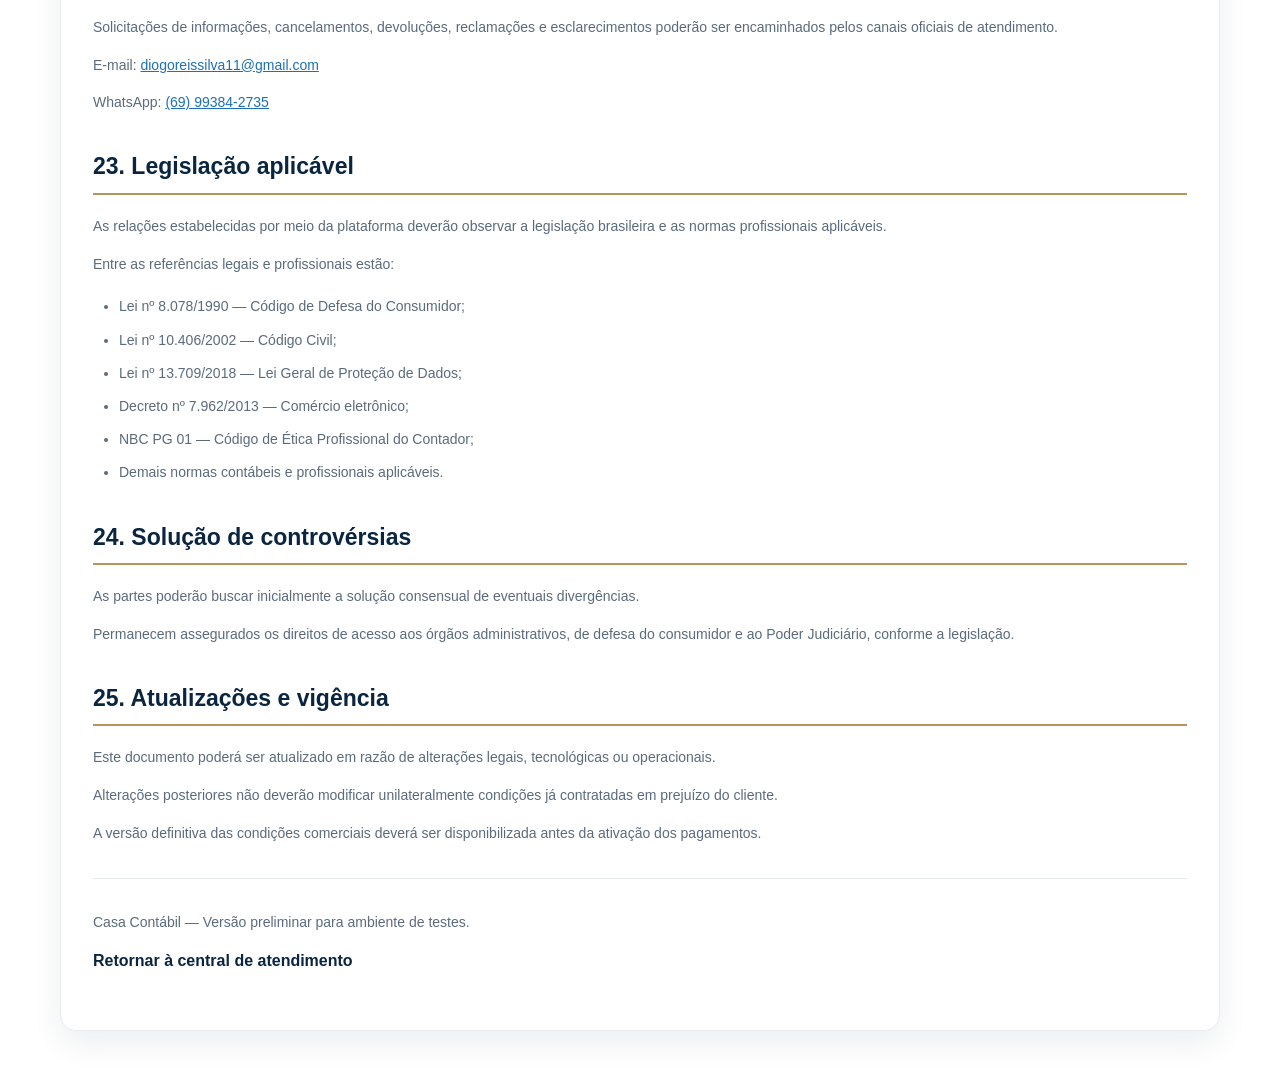
<file: termos.html>
<!DOCTYPE html>
<html lang="pt-BR">

<head>

    <meta charset="UTF-8">

    <meta name="viewport"
          content="width=device-width, initial-scale=1.0">

    <meta name="robots"
          content="noindex, nofollow">

    <meta name="theme-color"
          content="#0A2540">

    <title>Termos de Contratação | Casa Contábil</title>

    <link rel="stylesheet" href="style.css">

</head>

<body>

<main class="cc-shop">

    <a href="index.html">
        ← Voltar ao site
    </a>

    <h1>Termos de Uso e Condições de Contratação</h1>

    <p>
        Casa Contábil — Versão 1.0
    </p>

    <p>
        Última atualização: 26 de novembro de 2026.
    </p>

    <p class="cc-notice">

        Documento preliminar para ambiente de testes.

        Nenhuma contratação ou cobrança real
        será realizada por meio desta versão.

        As condições definitivas deverão ser
        apresentadas antes da operação comercial.

    </p>

    <!-- 01. IDENTIFICAÇÃO -->

    <h2>1. Identificação</h2>

    <p>

        Nome comercial: Casa Contábil.

    </p>

    <p>

        Localidade: Ji-Paraná — Rondônia.

    </p>

    <p>

        WhatsApp: (69) 99384-2735.

    </p>

    <p>

        E-mail:

        <a href="mailto:diogoreissilva11@gmail.com">

            diogoreissilva11@gmail.com

        </a>

    </p>

    <p>

        A identificação jurídica completa,
        o endereço profissional e os registros
        profissionais aplicáveis deverão ser
        informados antes da disponibilização
        de contratações reais.

    </p>

    <!-- 02. OBJETO -->

    <h2>2. Objeto da plataforma</h2>

    <p>

        A plataforma Casa Contábil destina-se
        à apresentação, solicitação e futura
        contratação de serviços contábeis,
        fiscais, tributários, trabalhistas
        e de orientação empresarial.

    </p>

    <p>

        A execução de cada serviço dependerá
        da análise de viabilidade, da habilitação
        profissional necessária e das condições
        acordadas entre as partes.

    </p>

    <!-- 03. CATÁLOGO -->

    <h2>3. Catálogo de serviços</h2>

    <p>

        O usuário poderá consultar os serviços
        apresentados na central de atendimento.

        Os serviços serão classificados em:

    </p>

    <ul>

        <li>Serviços avulsos padronizados;</li>

        <li>Serviços sujeitos a orçamento;</li>

        <li>Serviços contábeis recorrentes;</li>

        <li>Consultorias especializadas.</li>

    </ul>

    <p>

        As condições específicas, limitações,
        entregáveis e prazos deverão ser
        informados antes da contratação.

    </p>

    <!-- 04. CARRINHO -->

    <h2>4. Carrinho de serviços</h2>

    <p>

        O usuário poderá selecionar mais de
        um serviço em uma mesma solicitação.

    </p>

    <p>

        Antes da confirmação do pedido,
        será possível:

    </p>

    <ul>

        <li>Adicionar serviços;</li>

        <li>Remover serviços;</li>

        <li>Consultar os valores apresentados;</li>

        <li>Verificar a documentação necessária;</li>

        <li>Revisar as informações cadastrais;</li>

        <li>Conferir o resumo da solicitação.</li>

    </ul>

    <p>

        Serviços sujeitos a orçamento não deverão
        integrar o valor cobrado antecipadamente
        sem apresentação e aceite da respectiva
        proposta comercial.

    </p>

    <!-- 05. HONORÁRIOS -->

    <h2>5. Honorários e valores</h2>

    <p>

        Os valores exibidos no simulador
        representam estimativas iniciais.

    </p>

    <p>

        A definição dos honorários poderá
        considerar:

    </p>

    <ul>

        <li>Complexidade do serviço;</li>

        <li>Regime tributário;</li>

        <li>Faturamento empresarial;</li>

        <li>Quantidade de vínculos trabalhistas;</li>

        <li>Volume de documentos;</li>

        <li>Quantidade de estabelecimentos;</li>

        <li>Prazo e condições de execução;</li>

        <li>Responsabilidade profissional;</li>

        <li>Necessidade de atividades adicionais.</li>

    </ul>

    <p>

        Os valores finais, taxas públicas
        e despesas adicionais deverão ser
        discriminados antes da contratação.

    </p>

    <p>

        Nenhuma cobrança complementar deverá
        ser realizada sem informação prévia
        e autorização do cliente.

    </p>

    <!-- 06. CADASTRO -->

    <h2>6. Cadastro do cliente</h2>

    <p>

        Para solicitar serviços, o usuário
        poderá preencher um cadastro único
        com as informações necessárias
        ao atendimento.

    </p>

    <p>

        O cliente deverá fornecer informações
        verdadeiras, completas e atualizadas,
        comunicando eventuais alterações
        relevantes para a execução do serviço.

    </p>

    <!-- 07. DOCUMENTAÇÃO -->

    <h2>7. Documentação necessária</h2>

    <p>

        A plataforma apresenta uma relação
        inicial de documentos conforme os
        serviços selecionados.

    </p>

    <p>

        A relação não é necessariamente
        exaustiva, podendo ser complementada
        após análise técnica.

    </p>

    <p>

        A marcação dos documentos no checklist
        não representa envio, validação ou
        aprovação da documentação.

    </p>

    <p>

        Documentos confidenciais deverão ser
        encaminhados exclusivamente pelos
        canais seguros indicados pela
        Casa Contábil.

    </p>

    <!-- 08. PAGAMENTO -->

    <h2>8. Pagamento antecipado</h2>

    <p>

        Na futura versão comercial, determinados
        serviços padronizados poderão ser pagos
        antecipadamente pelo cliente.

    </p>

    <p>

        O pagamento será processado por meio
        da plataforma financeira disponibilizada
        no momento da contratação.

    </p>

    <p>

        A confirmação do pagamento deverá
        ocorrer mediante validação da operação
        pelo provedor financeiro.

    </p>

    <p>

        O pagamento antecipado não representa
        aprovação técnica automática do serviço.

        A Casa Contábil deverá analisar a
        viabilidade da execução e comunicar
        sua decisão ao cliente.

    </p>

    <p>

        Essa condição não afasta os direitos
        e obrigações decorrentes da oferta,
        do pagamento e da legislação aplicável.

    </p>

    <!-- 09. ANÁLISE -->

    <h2>9. Análise técnica do pedido</h2>

    <p>

        Após o recebimento da solicitação
        e, quando aplicável, do pagamento,
        cada serviço poderá ser analisado
        individualmente.

    </p>

    <p>

        A análise poderá resultar em:

    </p>

    <ul>

        <li>Aceitação do serviço;</li>

        <li>Solicitação de documentação adicional;</li>

        <li>Apresentação de proposta complementar;</li>

        <li>Recusa fundamentada do serviço.</li>

    </ul>

    <p>

        O prazo de análise deverá ser informado
        ao cliente antes da confirmação
        do pedido.

    </p>

    <p>

        Eventuais alterações de escopo ou preço
        dependerão de concordância expressa
        do cliente.

    </p>

    <!-- 10. APROVAÇÃO PARCIAL -->

    <h2>10. Aprovação individual dos serviços</h2>

    <p>

        Quando uma solicitação contiver
        diversos serviços, a análise poderá
        ocorrer individualmente.

    </p>

    <p>

        A Casa Contábil deverá informar quais
        serviços foram aceitos, recusados
        ou permanecem pendentes de análise.

    </p>

    <p>

        Caso a execução parcial altere
        substancialmente a finalidade do pedido,
        as condições de continuidade deverão
        ser apresentadas ao cliente.

    </p>

    <!-- 11. DEVOLUÇÕES -->

    <h2>11. Devolução de pagamentos</h2>

    <p>

        Quando a Casa Contábil recusar um
        serviço previamente pago, deverá
        devolver integralmente o valor
        correspondente ao serviço recusado.

    </p>

    <p>

        A devolução poderá ocorrer de forma:

    </p>

    <ul>

        <li>Integral, quando todo o pedido
            for recusado;</li>

        <li>Parcial, quando apenas determinados
            serviços forem recusados.</li>

    </ul>

    <p>

        A devolução deverá ser realizada,
        preferencialmente, pelo meio de
        pagamento utilizado na contratação.

    </p>

    <p>

        O cliente deverá receber informações
        sobre a solicitação de devolução
        e sua situação.

    </p>

    <p>

        Os prazos de processamento financeiro
        poderão variar conforme o meio de
        pagamento, sem prejuízo dos prazos
        e direitos previstos na legislação.

    </p>

    <!-- 12. CANCELAMENTO -->

    <h2>12. Cancelamento e direito de arrependimento</h2>

    <p>

        Nas relações de consumo em que
        for aplicável o artigo 49 do Código
        de Defesa do Consumidor, o cliente
        poderá exercer o direito de arrependimento
        no prazo legal de sete dias.

    </p>

    <p>

        O prazo será contado conforme
        os critérios previstos na legislação.

    </p>

    <p>

        O exercício desse direito deverá
        observar a restituição dos valores
        pagos, na forma legal.

    </p>

    <p>

        Solicitações de cancelamento fora
        das hipóteses de arrependimento
        serão analisadas conforme a legislação,
        as condições contratuais e o estágio
        de execução do serviço.

    </p>

    <p>

        Nenhuma disposição deste documento
        deverá ser interpretada como renúncia
        a direitos legalmente assegurados.

    </p>

    <!-- 13. CONTRATO -->

    <h2>13. Formalização contratual</h2>

    <p>

        A prestação de serviços contábeis
        deverá ser formalizada conforme
        as normas profissionais aplicáveis.

    </p>

    <p>

        Quando exigido, será elaborado
        instrumento contratual específico,
        contendo:

    </p>

    <ul>

        <li>Identificação das partes;</li>

        <li>Descrição dos serviços;</li>

        <li>Honorários;</li>

        <li>Forma de pagamento;</li>

        <li>Prazos;</li>

        <li>Responsabilidades das partes;</li>

        <li>Condições de vigência;</li>

        <li>Condições de encerramento;</li>

        <li>Demais cláusulas aplicáveis.</li>

    </ul>

    <p>

        O contrato será elaborado pela
        Casa Contábil, considerando as
        características de cada contratação.

        Este documento não substitui o
        instrumento contratual específico.

    </p>

    <!-- 14. EXECUÇÃO -->

    <h2>14. Execução dos serviços</h2>

    <p>

        A execução dependerá das condições
        previamente informadas e acordadas,
        incluindo a documentação necessária,
        as autorizações e a formalização
        contratual aplicável.

    </p>

    <p>

        O cliente deverá ser informado
        sobre os prazos estimados de entrega
        e eventuais impedimentos relevantes.

    </p>

    <!-- 15. RESPONSABILIDADES -->

    <h2>15. Responsabilidades da Casa Contábil</h2>

    <ul>

        <li>Atuar com responsabilidade profissional;</li>

        <li>Observar as normas técnicas
            e legais aplicáveis;</li>

        <li>Informar as condições dos serviços;</li>

        <li>Preservar o sigilo profissional;</li>

        <li>Comunicar impedimentos relevantes;</li>

        <li>Executar os serviços conforme
            as condições contratadas;</li>

        <li>Prestar esclarecimentos relacionados
            ao atendimento;</li>

        <li>Observar os direitos dos clientes.</li>

    </ul>

    <h2>16. Responsabilidades do cliente</h2>

    <ul>

        <li>Fornecer informações verdadeiras;</li>

        <li>Apresentar os documentos necessários;</li>

        <li>Comunicar alterações relevantes;</li>

        <li>Observar os prazos acordados;</li>

        <li>Efetuar os pagamentos contratados;</li>

        <li>Utilizar adequadamente a plataforma;</li>

        <li>Não utilizar os serviços para
            finalidades ilícitas.</li>

    </ul>

    <!-- 17. CONSULTORIA -->

    <h2>17. Consultorias e reuniões</h2>

    <p>

        As reuniões poderão ser solicitadas
        pelos canais disponibilizados
        na plataforma.

    </p>

    <p>

        A solicitação de reunião não garante
        automaticamente a disponibilidade
        do profissional.

    </p>

    <p>

        Consultorias técnicas poderão possuir
        honorários específicos, que deverão
        ser informados previamente.

    </p>

    <p>

        Orientações gerais não substituem
        análises técnicas individualizadas.

    </p>

    <!-- 18. RESULTADOS -->

    <h2>18. Resultados dos serviços</h2>

    <p>

        A Casa Contábil não garante resultados
        que dependam de decisões de órgãos
        públicos, instituições financeiras,
        autoridades fiscais ou terceiros.

    </p>

    <p>

        Também não garante redução de impostos,
        concessão de benefícios, aprovação
        de crédito ou deferimento de processos.

    </p>

    <p>

        Essa disposição não exclui a
        responsabilidade profissional por
        erros, omissões ou descumprimento
        das obrigações assumidas.

    </p>

    <!-- 19. MEI -->

    <h2>19. Serviços relacionados ao MEI</h2>

    <p>

        A formalização do Microempreendedor
        Individual pelo Portal do Empreendedor
        é gratuita.

    </p>

    <p>

        Eventuais honorários cobrados pela
        Casa Contábil corresponderão aos
        serviços profissionais de assessoria,
        orientação ou execução contratados.

    </p>

    <p>

        A cobrança por serviços profissionais
        deverá ser claramente diferenciada
        de taxas públicas e serviços gratuitos
        disponibilizados pelo governo.

    </p>

    <!-- 20. PROTEÇÃO DE DADOS -->

    <h2>20. Privacidade e proteção de dados</h2>

    <p>

        O tratamento de dados pessoais deverá
        observar a legislação aplicável
        e o aviso de privacidade da plataforma.

    </p>

    <p>

        <a href="privacidade.html">

            Consultar aviso de privacidade

        </a>

    </p>

    <!-- 21. SEGURANÇA -->

    <h2>21. Segurança e utilização da plataforma</h2>

    <p>

        É vedada a utilização da plataforma
        para atividades fraudulentas, acessos
        não autorizados, manipulação de preços,
        interferência no processamento de
        pagamentos ou obtenção indevida
        de informações de terceiros.

    </p>

    <p>

        O usuário não deverá compartilhar
        senhas, códigos de autenticação
        ou credenciais bancárias pelos
        formulários de atendimento.

    </p>

    <!-- 22. ATENDIMENTO -->

    <h2>22. Atendimento e reclamações</h2>

    <p>

        Solicitações de informações,
        cancelamentos, devoluções,
        reclamações e esclarecimentos
        poderão ser encaminhados pelos
        canais oficiais de atendimento.

    </p>

    <p>

        E-mail:

        <a href="mailto:diogoreissilva11@gmail.com">

            diogoreissilva11@gmail.com

        </a>

    </p>

    <p>

        WhatsApp:

        <a href="https://wa.me/5569993842735"
           target="_blank"
           rel="noopener noreferrer">

            (69) 99384-2735

        </a>

    </p>

    <!-- 23. LEGISLAÇÃO -->

    <h2>23. Legislação aplicável</h2>

    <p>

        As relações estabelecidas por meio
        da plataforma deverão observar
        a legislação brasileira e as
        normas profissionais aplicáveis.

    </p>

    <p>

        Entre as referências legais
        e profissionais estão:

    </p>

    <ul>

        <li>Lei nº 8.078/1990 —
            Código de Defesa do Consumidor;</li>

        <li>Lei nº 10.406/2002 —
            Código Civil;</li>

        <li>Lei nº 13.709/2018 —
            Lei Geral de Proteção de Dados;</li>

        <li>Decreto nº 7.962/2013 —
            Comércio eletrônico;</li>

        <li>NBC PG 01 —
            Código de Ética Profissional
            do Contador;</li>

        <li>Demais normas contábeis
            e profissionais aplicáveis.</li>

    </ul>

    <!-- 24. CONTROVÉRSIAS -->

    <h2>24. Solução de controvérsias</h2>

    <p>

        As partes poderão buscar inicialmente
        a solução consensual de eventuais
        divergências.

    </p>

    <p>

        Permanecem assegurados os direitos
        de acesso aos órgãos administrativos,
        de defesa do consumidor e ao Poder
        Judiciário, conforme a legislação.

    </p>

    <!-- 25. ATUALIZAÇÕES -->

    <h2>25. Atualizações e vigência</h2>

    <p>

        Este documento poderá ser atualizado
        em razão de alterações legais,
        tecnológicas ou operacionais.

    </p>

    <p>

        Alterações posteriores não deverão
        modificar unilateralmente condições
        já contratadas em prejuízo do cliente.

    </p>

    <p>

        A versão definitiva das condições
        comerciais deverá ser disponibilizada
        antes da ativação dos pagamentos.

    </p>

    <hr>

    <p>

        Casa Contábil — Versão preliminar
        para ambiente de testes.

    </p>

    <a href="atendimento.html">

        Retornar à central de atendimento

    </a>

</main>

</body>

</html>
</file>
<file: style.css>
/* ============================================================
   CASA CONTÁBIL
   Arquivo: style.css
   Versão comercial: 1.0
   Landing Page + Central de Contratação
   ============================================================ */


/* ============================================================
   01. IDENTIDADE VISUAL
   ============================================================ */

:root {

    --navy-900: #0A2540;
    --navy-800: #10345A;
    --navy-700: #164A7A;

    --blue-accent: #1D70B8;

    --gold: #B8935B;
    --gold-light: #D9BD8C;

    --white: #FFFFFF;

    --gray-50: #F5F7FA;
    --gray-100: #E8ECF1;
    --gray-300: #C7D0DA;
    --gray-600: #5B6B7C;

    --ink: #1B2733;

    --green: #18794E;
    --red: #B42318;

    --font-display: 'Montserrat', Arial, sans-serif;
    --font-body: 'Inter', Arial, sans-serif;
    --font-ui: 'Poppins', Arial, sans-serif;

    --max-width: 1160px;
    --radius: 10px;

    --shadow-sm: 0 2px 10px rgba(10,37,64,.08);
    --shadow-md: 0 12px 30px rgba(10,37,64,.14);

    --header-h: 76px;
}


/* ============================================================
   02. RESET E CONFIGURAÇÕES GERAIS
   ============================================================ */

*,
*::before,
*::after {

    box-sizing: border-box;
}

html {

    scroll-behavior: smooth;
    scroll-padding-top: 90px;
}

body {

    margin: 0;
    padding: 0;

    font-family: var(--font-body);
    color: var(--ink);
    background: var(--white);

    line-height: 1.6;
}

img {

    max-width: 100%;
    display: block;
}

a {

    color: inherit;
    text-decoration: none;
}

ul,
ol {

    list-style: none;
    margin: 0;
    padding: 0;
}

h1,
h2,
h3,
h4 {

    font-family: var(--font-display);

    margin: 0 0 .5em;

    line-height: 1.2;
    color: var(--navy-900);
}

h2 {

    font-size: clamp(1.6rem, 3vw, 2.3rem);
}

h3 {

    font-size: 1.15rem;
}

p {

    margin: 0 0 1em;
    color: var(--ink);
}

button,
input,
select,
textarea {

    font: inherit;
}

button,
a,
input,
select,
textarea {

    -webkit-tap-highlight-color: transparent;
}

button:focus-visible,
a:focus-visible {

    outline: 3px solid var(--gold);
    outline-offset: 3px;
}

[hidden] {

    display: none !important;
}


/* ============================================================
   03. UTILITÁRIOS
   ============================================================ */

.eyebrow {

    font-family: var(--font-ui);

    font-size: .78rem;
    font-weight: 600;

    letter-spacing: .14em;
    text-transform: uppercase;

    color: var(--gold);

    margin: 0 0 .6em;
}

.eyebrow-light {

    color: var(--gold-light);
}

.light {

    color: var(--white) !important;
}

.lead {

    font-size: 1.05rem;
    color: var(--gray-600);

    max-width: 640px;

    margin: 0 auto 24px;
}

.section-note {

    color: var(--gray-600);

    font-size: .85rem;

    margin: 20px auto;
}


/* ============================================================
   04. SEÇÕES DA LANDING PAGE
   ============================================================ */

.section {

    padding: 80px 24px;

    max-width: var(--max-width);

    margin: 0 auto;

    text-align: center;
}

.section-light {

    background: var(--white);
}

.section-gray {

    background: var(--gray-50);

    max-width: none;

    padding-left: 24px;
    padding-right: 24px;
}

.section-gray > * {

    max-width: var(--max-width);

    margin-left: auto;
    margin-right: auto;
}

.section-navy {

    max-width: none;

    padding: 90px 24px;

    background-color: var(--navy-900);

    background-image:

        repeating-linear-gradient(
            to bottom,
            rgba(217,189,140,.05) 0,
            rgba(217,189,140,.05) 1px,
            transparent 1px,
            transparent 40px
        ),

        linear-gradient(
            160deg,
            var(--navy-900),
            var(--navy-800)
        );
}

.section-navy > * {

    max-width: var(--max-width);

    margin-left: auto;
    margin-right: auto;
}

.section-navy p {

    color: var(--gray-300);
}

.section-navy .eyebrow-light {

    color: var(--gold-light);
}

.section-navy > .btn {

    margin-top: 30px;
}


/* ============================================================
   05. BOTÕES PRINCIPAIS
   ============================================================ */

.btn {

    display: inline-flex;

    align-items: center;
    justify-content: center;

    font-family: var(--font-ui);

    font-weight: 600;
    font-size: .95rem;

    padding: 14px 28px;

    min-height: 44px;

    border-radius: var(--radius);

    border: 2px solid transparent;

    cursor: pointer;

    text-align: center;

    transition:

        transform .18s ease,

        box-shadow .18s ease,

        background .18s ease;
}

.btn-gold {

    background: var(--gold);
    color: var(--navy-900);
}

.btn-gold:hover {

    background: var(--gold-light);

    transform: translateY(-2px);

    box-shadow: var(--shadow-md);
}

.btn-outline {

    border-color: var(--white);

    color: var(--white);
}

.btn-outline:hover {

    background: rgba(255,255,255,.1);

    transform: translateY(-2px);
}

.btn-lg {

    padding: 18px 38px;

    font-size: 1.05rem;
}


/* ============================================================
   06. CABEÇALHO
   ============================================================ */

.site-header {

    position: fixed;

    top: 0;
    left: 0;
    right: 0;

    height: var(--header-h);

    background: rgba(10,37,64,.96);

    backdrop-filter: blur(8px);

    z-index: 1000;

    border-bottom:
        1px solid rgba(184,147,91,.25);
}

.header-inner {

    max-width: 1320px;

    margin: 0 auto;

    height: 100%;

    padding: 0 24px;

    display: flex;

    align-items: center;
    justify-content: space-between;

    gap: 24px;
}

.brand {

    display: flex;

    align-items: center;

    gap: 10px;

    flex-shrink: 0;
}

.brand-mark {

    width: 38px;
    height: 38px;

    border-radius: 8px;

    background: var(--gold);
    color: var(--navy-900);

    display: flex;

    align-items: center;
    justify-content: center;

    font-family: var(--font-display);

    font-weight: 800;
    font-size: .9rem;
}

.brand-name {

    font-family: var(--font-display);

    font-weight: 700;

    color: var(--white);

    font-size: 1.1rem;
}


/* ============================================================
   07. MENU DE NAVEGAÇÃO
   ============================================================ */

.main-nav {

    display: flex;

    align-items: center;

    gap: 22px;
}

.main-nav a {

    font-family: var(--font-ui);

    font-size: .88rem;
    font-weight: 500;

    color: var(--gray-100);

    position: relative;

    padding: 4px 0;

    white-space: nowrap;
}

.main-nav a:hover {

    color: var(--gold-light);
}

.main-nav a::after {

    content: '';

    position: absolute;

    left: 0;
    bottom: -2px;

    width: 0;
    height: 2px;

    background: var(--gold);

    transition: width .2s ease;
}

.main-nav a:hover::after {

    width: 100%;
}

.header-cta {

    white-space: nowrap;

    font-size: .85rem;

    padding: 12px 18px;
}

.nav-toggle {

    display: none;

    flex-direction: column;
    justify-content: center;

    gap: 5px;

    width: 38px;
    height: 38px;

    background: none;

    border: none;

    cursor: pointer;

    padding: 0;
}

.nav-toggle span {

    width: 100%;
    height: 2px;

    background: var(--white);

    border-radius: 2px;

    transition:

        transform .2s ease,

        opacity .2s ease;
}

.nav-toggle[aria-expanded="true"]
span:nth-child(1) {

    transform: translateY(7px) rotate(45deg);
}

.nav-toggle[aria-expanded="true"]
span:nth-child(2) {

    opacity: 0;
}

.nav-toggle[aria-expanded="true"]
span:nth-child(3) {

    transform: translateY(-7px) rotate(-45deg);
}


/* ============================================================
   08. HERO — APRESENTAÇÃO PRINCIPAL
   ============================================================ */

.hero {

    position: relative;

    padding:
        calc(var(--header-h) + 90px)
        24px
        100px;

    background:

        radial-gradient(
            circle at 15% 20%,
            var(--navy-700),
            var(--navy-900) 60%
        );

    overflow: hidden;

    text-align: center;
}

.hero-ledger {

    position: absolute;

    inset: 0;

    background-image:

        repeating-linear-gradient(
            to bottom,
            rgba(217,189,140,.07) 0,
            rgba(217,189,140,.07) 1px,
            transparent 1px,
            transparent 46px
        );

    pointer-events: none;
}

.hero-inner {

    position: relative;

    max-width: 760px;

    margin: 0 auto;
}

.hero-title {

    color: var(--white);

    font-size: clamp(2rem,4.6vw,3.1rem);

    margin-bottom: .5em;
}

.hero-sub {

    color: var(--gray-300);

    font-size: 1.08rem;

    max-width: 600px;

    margin: 0 auto 2em;
}

.hero-actions {

    display: flex;

    gap: 16px;

    justify-content: center;

    flex-wrap: wrap;

    margin-bottom: 3.2em;
}

.hero-stats {

    display: flex;

    justify-content: center;

    flex-wrap: wrap;

    gap: 0;

    background: rgba(255,255,255,.06);

    border:
        1px solid rgba(217,189,140,.25);

    border-radius: var(--radius);

    padding: 22px 12px;
}

.hero-stats li {

    flex: 1 1 160px;

    display: flex;

    flex-direction: column;

    align-items: center;

    gap: 2px;

    padding: 8px 14px;

    border-right:
        1px solid rgba(255,255,255,.12);
}

.hero-stats li:last-child {

    border-right: none;
}

.hero-stats strong {

    font-family: var(--font-display);

    color: var(--gold-light);

    font-size: 1.4rem;
}

.hero-stats span {

    font-family: var(--font-ui);

    color: var(--gray-300);

    font-size: .8rem;
}


/* ============================================================
   09. GRIDS E CARDS
   ============================================================ */

.grid {

    display: grid;

    gap: 22px;

    margin-top: 2.4em;

    text-align: left;
}

.grid-4 {

    grid-template-columns:
        repeat(4,minmax(0,1fr));
}

.grid-3 {

    grid-template-columns:
        repeat(3,minmax(0,1fr));
}

.pain-card,
.service-card,
.segment-card,
.testimonial-card {

    background: var(--white);

    border: 1px solid var(--gray-100);

    border-radius: var(--radius);

    padding: 28px 24px;

    box-shadow: var(--shadow-sm);

    transition:

        transform .2s ease,

        box-shadow .2s ease;
}

.pain-card:hover,
.service-card:hover,
.segment-card:hover,
.testimonial-card:hover {

    transform: translateY(-4px);

    box-shadow: var(--shadow-md);
}

.pain-icon,
.service-icon,
.segment-icon {

    font-size: 1.8rem;

    display: block;

    margin-bottom: .5em;
}

.pain-card p {

    margin: 0;

    color: var(--ink);
}

.service-card {

    display: flex;

    flex-direction: column;

    align-items: flex-start;
}

.service-card h3,
.segment-card h3 {

    color: var(--navy-900);
}

.service-card p,
.segment-card p {

    color: var(--gray-600);

    font-size: .94rem;

    margin: 0;
}

.service-card p {

    flex: 1;
}

.service-card .btn {

    width: 100%;

    margin-top: 22px;

    padding: 12px 14px;

    font-size: .82rem;
}


/* ============================================================
   10. DIFERENCIAIS
   ============================================================ */

.diff-item {

    background: var(--white);

    border: 1px solid var(--gray-100);

    border-radius: var(--radius);

    padding: 26px 18px;

    text-align: center;

    box-shadow: var(--shadow-sm);

    transition:

        transform .2s ease,

        border-color .2s ease;
}

.diff-item:hover {

    transform: translateY(-4px);

    border-color: var(--gold);
}

.diff-icon {

    font-size: 1.6rem;

    display: block;

    margin-bottom: .4em;
}

.diff-item h4 {

    font-size: .92rem;

    margin: 0;

    color: var(--navy-900);
}

.testimonial-card {

    font-style: normal;
}

.testimonial-card p {

    color: var(--ink);
}

.testimonial-card cite {

    display: block;

    margin-top: 1em;

    font-family: var(--font-ui);

    font-size: .85rem;

    color: var(--gold);

    font-style: normal;
}


/* ============================================================
   11. SEÇÕES DE CONVERSÃO
   ============================================================ */

.solucao-inner {

    max-width: 680px;

    margin: 0 auto;

    text-align: center;
}

.solucao-inner .btn {

    margin: 16px 0 24px;
}

.section-cta {

    max-width: none;

    background:

        linear-gradient(
            160deg,
            var(--navy-900),
            var(--navy-700)
        );

    padding: 90px 24px;

    text-align: center;
}

.section-cta h2 {

    max-width: 720px;

    margin: 0 auto .9em;
}

.section-cta .hero-actions {

    margin-bottom: 0;
}


/* ============================================================
   12. PROCESSO DE CONTRATAÇÃO
   ============================================================ */

.timeline {

    display: grid;

    grid-template-columns:
        repeat(5,minmax(0,1fr));

    gap: 18px;

    margin-top: 2.6em;

    position: relative;
}

.timeline-step {

    background: rgba(255,255,255,.05);

    border:
        1px solid rgba(217,189,140,.25);

    border-radius: var(--radius);

    padding: 26px 18px;

    text-align: left;
}

.step-num {

    display: block;

    font-family: var(--font-display);

    font-weight: 800;

    color: var(--gold);

    font-size: 1.3rem;

    margin-bottom: .4em;
}

.timeline-step h4 {

    color: var(--white);

    margin-bottom: .3em;
}

.timeline-step p {

    color: var(--gray-300);

    font-size: .88rem;

    margin: 0;
}


/* ============================================================
   13. PERGUNTAS FREQUENTES
   ============================================================ */

.faq-list {

    max-width: 760px;

    margin: 2.4em auto 0;

    text-align: left;
}

.faq-item {

    background: var(--white);

    border: 1px solid var(--gray-100);

    border-radius: var(--radius);

    padding: 6px 22px;

    margin-bottom: 12px;

    box-shadow: var(--shadow-sm);
}

.faq-item summary {

    font-family: var(--font-ui);

    font-weight: 600;

    color: var(--navy-900);

    padding: 16px 30px 16px 0;

    cursor: pointer;

    list-style: none;

    position: relative;
}

.faq-item summary::-webkit-details-marker {

    display: none;
}

.faq-item summary::after {

    content: '+';

    position: absolute;

    right: 0;
    top: 14px;

    color: var(--gold);

    font-size: 1.3rem;

    transition: transform .2s ease;
}

.faq-item[open] summary::after {

    transform: rotate(45deg);
}

.faq-item p {

    padding-bottom: 16px;

    color: var(--gray-600);
}


/* ============================================================
   14. RODAPÉ
   ============================================================ */

.site-footer {

    background: var(--navy-900);

    color: var(--gray-300);

    padding: 70px 24px 0;
}

.footer-grid {

    max-width: var(--max-width);

    margin: 0 auto;

    display: grid;

    grid-template-columns:
        repeat(4,minmax(0,1fr));

    gap: 32px;

    text-align: left;

    padding-bottom: 50px;

    border-bottom:
        1px solid rgba(255,255,255,.1);
}

.footer-col {

    min-width: 0;
}

.footer-col h5 {

    font-family: var(--font-ui);

    color: var(--gold-light);

    font-size: .82rem;

    text-transform: uppercase;

    letter-spacing: .1em;

    margin-bottom: 1em;
}

.footer-col p {

    color: var(--gray-300);

    font-size: .9rem;

    margin-bottom: .6em;

    overflow-wrap: anywhere;
}

.footer-col a {

    display: block;

    color: var(--gray-300);

    font-size: .9rem;

    margin-bottom: .6em;

    overflow-wrap: anywhere;

    transition: color .18s ease;
}

.footer-col a:hover {

    color: var(--gold-light);
}

.footer-whatsapp {

    color: var(--gold-light) !important;

    font-weight: 600;
}

.footer-social {

    display: flex;

    flex-direction: column;
}

.footer-map iframe {

    width: 100%;

    height: 130px;

    border: 0;

    border-radius: var(--radius);

    filter: grayscale(.2) contrast(1.05);
}

.footer-bottom {

    max-width: var(--max-width);

    margin: 0 auto;

    display: flex;

    justify-content: space-between;

    flex-wrap: wrap;

    gap: 8px;

    padding: 24px 0;

    font-size: .82rem;
}

.footer-bottom p {

    color: var(--gray-300);

    margin: 0;
}


/* ============================================================
   15. WHATSAPP FLUTUANTE
   ============================================================ */

.whatsapp-float {

    position: fixed;

    right: 22px;
    bottom: 22px;

    z-index: 999;

    width: 58px;
    height: 58px;

    border-radius: 50%;

    background: #25D366;

    color: var(--white);

    display: flex;

    align-items: center;
    justify-content: center;

    font-size: 1.6rem;

    box-shadow:
        0 6px 20px rgba(0,0,0,.25);

    animation:
        pulse 2.4s ease-in-out infinite;
}

.whatsapp-float:hover {

    transform: scale(1.06);
}

@keyframes pulse {

    0%,100% {

        box-shadow:
            0 6px 20px rgba(37,211,102,.35);
    }

    50% {

        box-shadow:
            0 6px 26px rgba(37,211,102,.6);
    }
}


/* ============================================================
   16. ANIMAÇÕES
   ============================================================ */

/* Conteúdo permanece visível mesmo se o JS falhar. */

.fade-in {

    opacity: 1;

    transform: none;

    transition:

        opacity .55s ease,

        transform .55s ease;
}

.fade-in.is-visible {

    opacity: 1;

    transform: translateY(0);
}


/* ============================================================
   17. CENTRAL DE CONTRATAÇÃO ONLINE
   ============================================================ */

.cc-shop {

    --cc-navy: #0A2540;
    --cc-blue: #10345A;

    --cc-gold: #B8935B;
    --cc-gold-light: #D9BD8C;

    --cc-white: #FFFFFF;

    --cc-gray: #F5F7FA;
    --cc-border: #E8ECF1;

    --cc-text: #1B2733;
    --cc-muted: #5B6B7C;

    --cc-green: #18794E;
    --cc-red: #B42318;

    max-width: 1160px;

    margin: 40px auto;

    padding: 32px;

    background: var(--cc-white);

    color: var(--cc-text);

    border: 1px solid var(--cc-border);

    border-radius: 16px;

    box-shadow:
        0 12px 30px rgba(10,37,64,.08);

    font-family: var(--font-body);
}

.cc-shop > a {

    display: inline-block;

    margin-bottom: 24px;

    color: var(--cc-navy);

    font-weight: 600;
}

.cc-shop > a:hover {

    color: var(--cc-gold);
}

.cc-shop h1 {

    font-family: var(--font-display);

    font-size: clamp(26px,4vw,38px);

    font-weight: 700;

    color: var(--cc-navy);

    margin: 0 0 12px;
}

.cc-shop h2 {

    font-size: 23px;

    font-weight: 700;

    color: var(--cc-navy);

    margin: 38px 0 20px;

    padding-bottom: 12px;

    border-bottom:
        2px solid var(--cc-gold);
}

.cc-shop h3 {

    font-size: 17px;

    font-weight: 600;

    color: var(--cc-navy);

    margin: 0 0 12px;
}

.cc-shop p {

    font-size: 14px;

    line-height: 1.7;

    color: var(--cc-muted);
}


/* ============================================================
   18. AVISO DE AMBIENTE DE TESTES
   ============================================================ */

.cc-shop .cc-notice {

    padding: 16px 20px;

    margin: 24px 0;

    background: #FFF8EB;

    color: #78551E;

    border: 1px solid #EAD5AE;

    border-left:
        4px solid var(--cc-gold);

    border-radius: 8px;

    font-size: 13px;
}


/* ============================================================
   19. CATÁLOGO DE SERVIÇOS
   ============================================================ */

.cc-shop .cc-grid {

    display: grid;

    grid-template-columns:

        repeat(
            auto-fit,
            minmax(240px,1fr)
        );

    gap: 20px;

    margin: 20px 0;
}

.cc-shop article {

    display: flex;

    flex-direction: column;

    padding: 24px;

    background: var(--cc-white);

    border: 1px solid var(--cc-border);

    border-radius: 12px;

    box-shadow:
        0 3px 12px rgba(10,37,64,.05);

    transition:

        transform .2s ease,

        box-shadow .2s ease,

        border-color .2s ease;
}

.cc-shop article:hover {

    transform: translateY(-3px);

    border-color: var(--cc-gold);

    box-shadow:
        0 10px 24px rgba(10,37,64,.10);
}

.cc-shop article p {

    flex: 1;

    margin: 0 0 20px;
}


/* ============================================================
   20. BOTÕES DO AUTOATENDIMENTO
   ============================================================ */

.cc-shop button {

    display: inline-flex;

    align-items: center;
    justify-content: center;

    min-height: 44px;

    padding: 12px 20px;

    border: 1px solid transparent;

    border-radius: 8px;

    background: var(--cc-navy);

    color: var(--cc-white);

    font-family: var(--font-ui);

    font-size: 14px;

    font-weight: 600;

    cursor: pointer;

    transition:

        background .2s ease,

        transform .2s ease;
}

.cc-shop button:hover:not(:disabled) {

    background: var(--cc-blue);

    transform: translateY(-1px);
}

.cc-shop button:disabled {

    background: #E4E8ED;

    color: #667585;

    cursor: not-allowed;

    transform: none;
}

.cc-shop article button {

    width: 100%;

    background: var(--cc-gold);

    color: var(--cc-navy);
}

.cc-shop article button:hover:not(:disabled) {

    background: var(--cc-gold-light);

    color: var(--cc-navy);
}


/* ============================================================
   21. FORMULÁRIOS
   ============================================================ */

.cc-shop label {

    display: flex;

    flex-direction: column;

    gap: 8px;

    color: var(--cc-navy);

    font-size: 14px;

    font-weight: 600;

    min-width: 0;
}

.cc-shop input:not([type="checkbox"]),
.cc-shop select,
.cc-shop textarea {

    width: 100%;

    min-height: 46px;

    padding: 12px 14px;

    border: 1px solid #CBD5DF;

    border-radius: 8px;

    background: var(--cc-white);

    color: var(--cc-text);

    font-family: inherit;

    font-size: 15px;

    box-sizing: border-box;

    transition:

        border-color .2s ease,

        box-shadow .2s ease;
}

.cc-shop input:focus,
.cc-shop select:focus,
.cc-shop textarea:focus {

    outline: none;

    border-color: var(--cc-gold);

    box-shadow:
        0 0 0 3px rgba(184,147,91,.18);
}

.cc-shop button:focus-visible,
.cc-shop a:focus-visible {

    outline: 3px solid var(--cc-gold);

    outline-offset: 3px;
}

.cc-shop textarea {

    min-height: 120px;

    resize: vertical;
}

.cc-shop input[type="checkbox"] {

    width: 18px;

    height: 18px;

    flex-shrink: 0;

    accent-color: var(--cc-navy);

    cursor: pointer;
}


/* ============================================================
   22. SIMULADOR DE HONORÁRIOS
   ============================================================ */

.cc-shop #estimativa {

    padding: 24px;

    margin: 20px 0;

    background: var(--cc-navy);

    color: var(--cc-gold-light);

    font-size: 25px;

    font-weight: 700;

    border-radius: 12px;

    text-align: center;
}

.cc-shop #mensal {

    background: var(--cc-gold);

    color: var(--cc-navy);

    width: 100%;
}

.cc-shop #mensal:hover:not(:disabled) {

    background: var(--cc-gold-light);
}


/* ============================================================
   23. CARRINHO DE SERVIÇOS
   ============================================================ */

.cc-shop #carrinho {

    padding: 20px;

    background: var(--cc-gray);

    border: 1px solid var(--cc-border);

    border-radius: 12px;
}

.cc-shop #carrinho:empty {

    display: none;
}

.cc-shop .cc-line {

    display: flex;

    align-items: center;

    justify-content: space-between;

    gap: 16px;

    padding: 18px 0;

    border-bottom:
        1px solid var(--cc-border);
}

.cc-shop .cc-line:last-child {

    border-bottom: none;
}

.cc-shop .cc-line span {

    flex: 1;

    font-size: 14px;

    font-weight: 500;

    overflow-wrap: anywhere;
}

.cc-shop .cc-line button {

    flex-shrink: 0;

    padding: 8px 14px;

    background: var(--cc-white);

    color: var(--cc-red);

    border: 1px solid #E8C5C1;

    font-size: 13px;
}

.cc-shop .cc-line button:hover:not(:disabled) {

    background: #FFF1F0;

    color: var(--cc-red);
}

.cc-shop #total {

    padding: 20px;

    background: var(--cc-navy);

    color: var(--cc-white);

    border-radius: 10px;

    font-size: 17px;

    font-weight: 600;

    margin-top: 16px;
}


/* ============================================================
   24. CHECKLIST DE DOCUMENTAÇÃO
   ============================================================ */

.cc-shop #docs {

    display: grid;

    gap: 10px;
}

.cc-shop #docs .cc-check {

    display: flex;

    flex-direction: row;

    align-items: center;

    padding: 14px 16px;

    background: var(--cc-gray);

    border: 1px solid var(--cc-border);

    border-radius: 8px;

    font-size: 14px;

    font-weight: 500;
}

.cc-shop #docs .cc-check:hover {

    border-color: var(--cc-gold);
}

.cc-shop #docs:empty::after {

    content:
        "Adicione serviços para consultar a documentação.";

    display: block;

    padding: 18px;

    color: var(--cc-muted);

    background: var(--cc-gray);

    border-radius: 8px;

    font-size: 14px;
}


/* ============================================================
   25. CADASTRO DO CLIENTE
   ============================================================ */

.cc-shop #cadastro {

    padding: 26px;

    background: var(--cc-gray);

    border: 1px solid var(--cc-border);

    border-radius: 12px;
}

.cc-shop #cadastro .cc-check {

    display: block;

    margin: 24px 0;

    font-size: 13px;

    font-weight: 400;

    line-height: 1.8;
}

.cc-shop #cadastro .cc-check input {

    vertical-align: middle;

    margin-right: 8px;
}

.cc-shop .cc-check a {

    color: var(--cc-navy);

    text-decoration: underline;

    text-underline-offset: 3px;

    font-weight: 600;
}

.cc-shop #continuar {

    width: 100%;
}


/* ============================================================
   26. RESUMO DO PEDIDO
   ============================================================ */

.cc-shop #revisao {

    margin-top: 30px;

    padding: 28px;

    border: 1px solid var(--cc-gold);

    border-radius: 14px;

    background: var(--cc-white);

    box-shadow:
        0 8px 24px rgba(10,37,64,.08);
}

.cc-shop [hidden] {

    display: none !important;
}

.cc-shop #revisao h2 {

    margin-top: 0;
}

.cc-shop #resumo {

    padding: 20px;

    margin-bottom: 24px;

    background: var(--cc-gray);

    border-radius: 10px;
}

.cc-shop #resumo p {

    padding-bottom: 12px;

    border-bottom:
        1px solid var(--cc-border);
}

.cc-shop #resumo strong {

    display: block;

    margin-top: 20px;

    color: var(--cc-navy);

    font-size: 18px;
}


/* ============================================================
   27. PAGAMENTO ONLINE
   ============================================================ */

.cc-shop #pagar {

    width: 100%;

    min-height: 52px;

    background: var(--cc-green);

    color: var(--cc-white);

    font-size: 15px;

    margin-bottom: 14px;
}

.cc-shop #pagar:disabled {

    background: #E4E8ED;

    color: #667585;

    cursor: not-allowed;
}

.cc-shop #pagar:hover:not(:disabled) {

    background: #12633E;
}


/* ============================================================
   28. SOLICITAÇÃO DE REUNIÃO
   ============================================================ */

.cc-shop #reuniao {

    width: 100%;

    min-height: 50px;

    margin-top: 12px;

    background: var(--cc-navy);

    color: var(--cc-white);
}

.cc-shop #reuniao:hover {

    background: var(--cc-blue);
}


/* ============================================================
   29. TERMOS DE CONTRATAÇÃO E PRIVACIDADE
   ============================================================ */

.cc-shop ul {

    list-style: disc;

    padding-left: 26px;

    margin: 18px 0;
}

.cc-shop ol {

    list-style: decimal;

    padding-left: 26px;

    margin: 18px 0;
}

.cc-shop li {

    color: var(--cc-muted);

    font-size: 14px;

    line-height: 1.8;

    margin-bottom: 8px;
}

.cc-shop p a {

    color: var(--blue-accent);

    text-decoration: underline;

    overflow-wrap: anywhere;
}

.cc-shop hr {

    border: 0;

    border-top:
        1px solid var(--cc-border);

    margin: 32px 0;
}


/* ============================================================
   30. RESPONSIVIDADE — NOTEBOOKS
   ============================================================ */

@media (max-width: 1150px) {

    .header-inner {

        gap: 16px;
    }

    .main-nav {

        gap: 14px;
    }

    .main-nav a {

        font-size: .8rem;
    }

    .header-cta {

        font-size: .8rem;

        padding: 10px 12px;
    }
}


/* ============================================================
   31. RESPONSIVIDADE — TABLETS
   ============================================================ */

@media (max-width: 980px) {

    .grid-4 {

        grid-template-columns:
            repeat(2,minmax(0,1fr));
    }

    .timeline {

        grid-template-columns:
            repeat(2,minmax(0,1fr));
    }

    .footer-grid {

        grid-template-columns:
            repeat(2,minmax(0,1fr));
    }

    .main-nav {

        position: fixed;

        top: var(--header-h);

        left: 0;
        right: 0;

        background: var(--navy-900);

        flex-direction: column;

        align-items: stretch;

        gap: 0;

        max-height: 0;

        overflow: hidden;

        visibility: hidden;

        transition: max-height .25s ease;

        border-bottom:
            1px solid rgba(184,147,91,.25);
    }

    .main-nav.is-open {

        max-height: calc(100dvh - var(--header-h));

        overflow-y: auto;

        visibility: visible;
    }

    .main-nav a {

        padding: 16px 24px;

        border-top:
            1px solid rgba(255,255,255,.06);

        font-size: .92rem;
    }

    .main-nav a::after {

        display: none;
    }

    .header-cta {

        margin-left: auto;
    }

    .nav-toggle {

        display: flex;
    }

    .cc-shop {

        margin: 20px;

        padding: 24px;
    }

    .cc-shop .cc-grid {

        grid-template-columns:
            repeat(2,minmax(0,1fr));

        gap: 16px;
    }
}


/* ============================================================
   32. RESPONSIVIDADE — CELULARES
   ============================================================ */

@media (max-width: 760px) {

    .header-cta {

        display: none;
    }

    .header-inner {

        padding: 0 18px;
    }

    .section {

        padding: 56px 20px;
    }

    .section-navy,
    .section-cta {

        padding: 64px 20px;
    }

    .grid-3,
    .grid-4 {

        grid-template-columns: 1fr;
    }

    .timeline {

        grid-template-columns: 1fr;
    }

    .footer-grid {

        grid-template-columns: 1fr;

        text-align: left;
    }

    .footer-bottom {

        flex-direction: column;

        text-align: center;
    }

    .hero {

        padding:
            calc(var(--header-h) + 55px)
            20px
            60px;
    }

    .hero-stats li {

        flex: 1 1 100%;

        border-right: none;

        border-bottom:
            1px solid rgba(255,255,255,.12);
    }

    .hero-stats li:last-child {

        border-bottom: none;
    }

    .hero-actions {

        gap: 12px;
    }

    .hero-actions .btn {

        width: 100%;
    }

    .whatsapp-float {

        width: 52px;

        height: 52px;

        right: 16px;

        bottom: 16px;
    }
}


/* ============================================================
   33. AUTOATENDIMENTO MOBILE
   ============================================================ */

@media (max-width: 600px) {

    .cc-shop {

        margin: 10px;

        padding: 18px;

        border-radius: 12px;
    }

    .cc-shop h1 {

        font-size: 25px;
    }

    .cc-shop h2 {

        font-size: 20px;

        margin-top: 28px;
    }

    .cc-shop .cc-grid {

        grid-template-columns: 1fr;

        gap: 14px;
    }

    .cc-shop article {

        padding: 20px;
    }

    .cc-shop #cadastro,
    .cc-shop #revisao,
    .cc-shop #carrinho {

        padding: 16px;
    }

    .cc-shop .cc-line {

        flex-direction: column;

        align-items: stretch;
    }

    .cc-shop .cc-line button {

        width: 100%;
    }

    .cc-shop #estimativa {

        font-size: 22px;
    }

    .cc-shop #total {

        font-size: 15px;
    }

    .cc-shop input:not([type="checkbox"]),
    .cc-shop select,
    .cc-shop textarea {

        font-size: 16px;
    }

    .cc-shop button {

        width: 100%;
    }
}


/* ============================================================
   34. ACESSIBILIDADE
   ============================================================ */

@media (prefers-reduced-motion: reduce) {

    *,
    *::before,
    *::after {

        animation: none !important;

        transition: none !important;

        scroll-behavior: auto !important;
    }

    .fade-in {

        opacity: 1;

        transform: none;
    }
}


/* ============================================================
   FIM DO ARQUIVO STYLE.CSS
   CASA CONTÁBIL — VERSÃO COMERCIAL 1.0
   ============================================================ */
</file>
